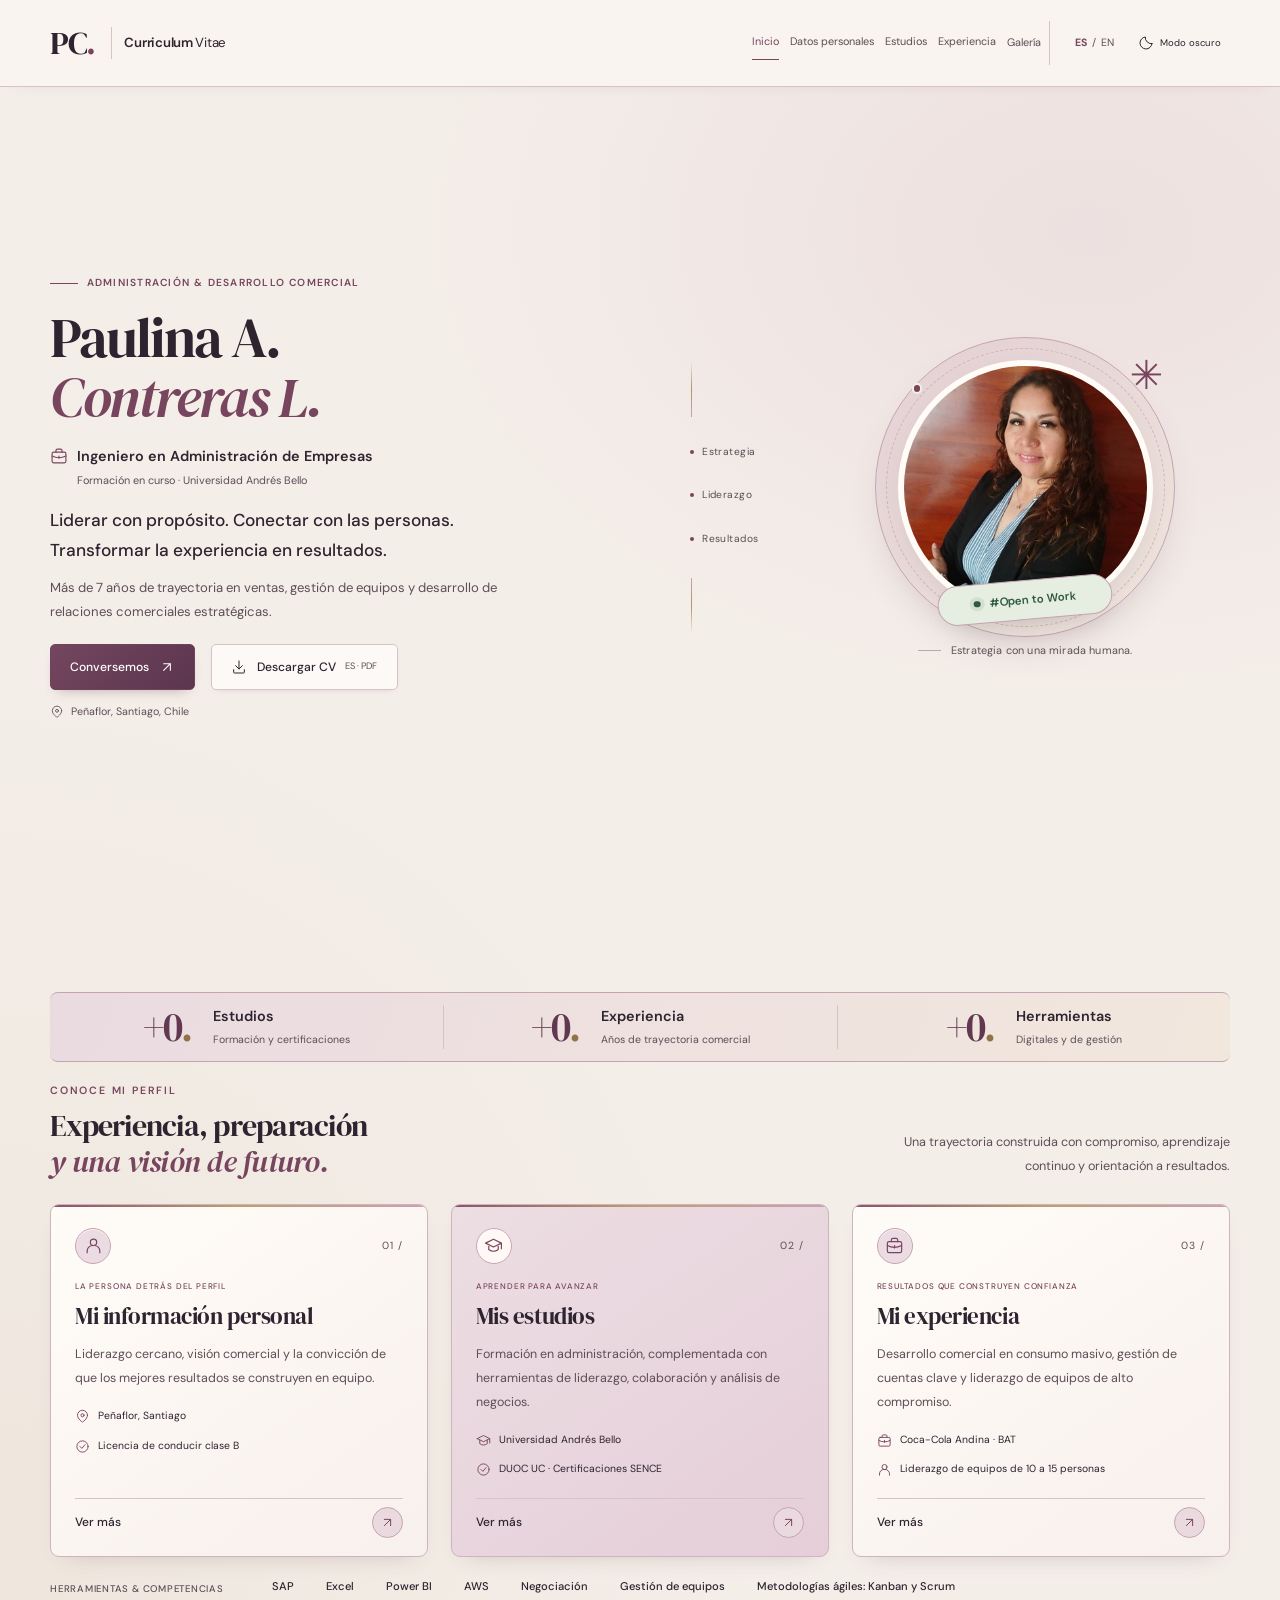
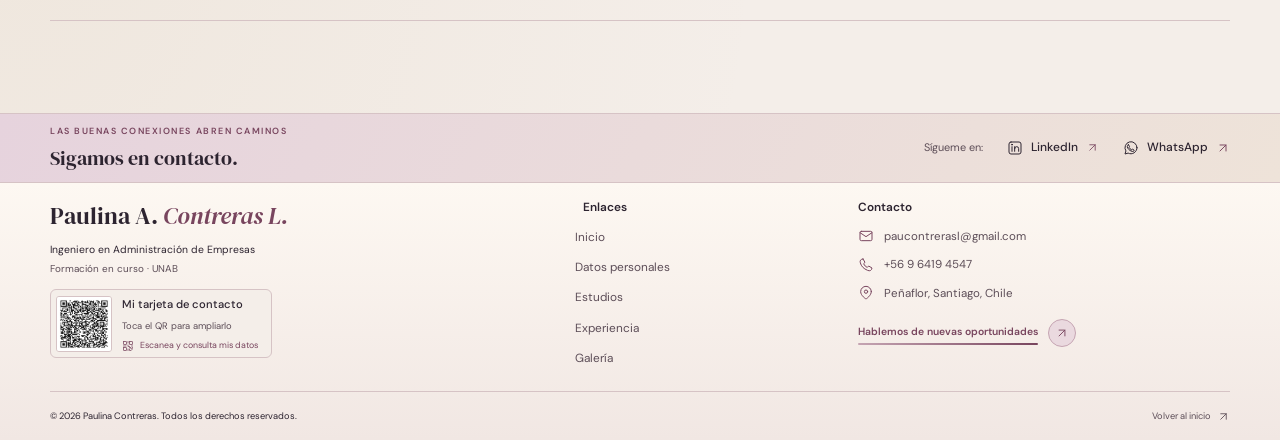
<file: index.html>
<!doctype html>
<html lang="es" data-theme="light">
  <head>
    <meta charset="utf-8">
    <meta name="viewport" content="width=device-width, initial-scale=1">
    <meta name="color-scheme" content="light dark">
    <meta name="theme-color" content="#f4eee9">
    <meta name="description" content="Currículum de Paulina Contreras. Administración, liderazgo de equipos y desarrollo comercial. Peñaflor, Santiago, Chile." data-i18n-content="meta.description">
    <title>Paulina Contreras | Curriculum Vitae</title>
    <link rel="icon" href="img/favicon.svg" type="image/svg+xml">
    <link rel="preload" href="assets/fonts/dm-sans-latin.woff2" as="font" type="font/woff2" crossorigin>
    <link rel="preload" href="assets/fonts/dm-serif-latin.woff2" as="font" type="font/woff2" crossorigin>
    <link rel="stylesheet" href="css/vendor/pico.min.css">
    <link rel="stylesheet" href="css/styles.css?v=opportunity-sparkles">
    <link rel="stylesheet" href="css/opportunity.css?v=opportunity-sparkles">
    <script src="js/theme.js"></script>
    <script src="js/translations.js?v=opportunity-sparkles" defer></script>
    <script src="js/whatsapp.js" defer></script>
    <script src="js/app.js" defer></script>
    <script src="js/opportunity.js?v=android-return" defer></script>
  </head>
  <body>
    <a class="skip-link" href="#contenido" data-i18n="a11y.skip">Saltar al contenido</a>

    <header class="site-header">
      <div class="shell header-inner">
        <a class="brand" href="#inicio" aria-label="Curriculum Vitae · Inicio" data-i18n-aria="brand.label">
          <span class="brand-monogram" aria-hidden="true">PC<span>.</span></span>
          <span class="brand-text">Curriculum <span>Vitae</span></span>
        </a>

        <div class="header-actions">
          <button class="utility-button language-button" id="language-toggle" type="button" aria-label="Cambiar a inglés" title="Cambiar a inglés">
            <span id="language-current" aria-hidden="true">ES</span>
            <span class="language-divider" aria-hidden="true">/</span>
            <span id="language-next" aria-hidden="true">EN</span>
          </button>
          <button class="utility-button theme-button" id="theme-toggle" type="button" aria-label="Activar modo oscuro" title="Activar modo oscuro">
            <span class="icon icon--moon" id="theme-icon" aria-hidden="true"></span>
            <span class="theme-label" id="theme-label">Modo oscuro</span>
          </button>
          <button class="utility-button menu-toggle" id="menu-toggle" type="button" aria-expanded="false" aria-controls="main-navigation" aria-label="Abrir menú" data-i18n-aria="menu.open">
            <span class="icon icon--menu" aria-hidden="true"></span>
          </button>
        </div>

        <nav class="main-navigation" id="main-navigation" aria-label="Navegación principal" data-i18n-aria="nav.label">
          <ul>
            <li><a href="#inicio" aria-current="location" data-i18n="nav.home">Inicio</a></li>
            <li><a href="#datos-personales" data-i18n="nav.personal">Datos personales</a></li>
            <li><a href="#estudios" data-i18n="nav.studies">Estudios</a></li>
            <li><a href="#experiencia" data-i18n="nav.experience">Experiencia</a></li>
            <li><button class="nav-dialog-trigger" type="button" data-open-dialog="gallery-dialog" aria-haspopup="dialog" data-i18n="nav.gallery">Galería</button></li>
          </ul>
        </nav>
      </div>
    </header>

    <main id="contenido">
      <section class="hero shell screen-section" id="inicio" aria-labelledby="hero-title">
        <div class="hero-copy">
          <p class="eyebrow hero-eyebrow"><span aria-hidden="true"></span><span data-i18n="hero.eyebrow">Administración &amp; desarrollo comercial</span></p>
          <h1 id="hero-title">Paulina A.<br><em>Contreras L.</em></h1>
          <p class="hero-role"><span class="icon icon--briefcase" aria-hidden="true"></span><span data-i18n="hero.role">Ingeniero en Administración de Empresas</span></p>
          <p class="degree-note" data-i18n="hero.degreeNote">Formación en curso · Universidad Andrés Bello</p>
          <p class="hero-description" data-i18n="hero.description">Liderar con propósito. Conectar con las personas. Transformar la experiencia en resultados.</p>
          <p class="hero-summary" data-i18n="hero.summary">Más de 7 años de trayectoria en ventas, gestión de equipos y desarrollo de relaciones comerciales estratégicas.</p>
          <div class="hero-actions">
            <button class="button button--primary" type="button" data-open-dialog="contact-dialog" aria-haspopup="dialog"><span data-i18n="hero.contact">Conversemos</span><span class="icon icon--arrow-up" aria-hidden="true"></span></button>
            <a class="button button--quiet" href="CVPaulina%20Ang%C3%A9lica%20Contreras%20Levio.pdf" download="CVPaulina Angélica Contreras Levio.pdf"><span class="icon icon--download" aria-hidden="true"></span><span data-i18n="hero.download">Descargar CV</span><span class="file-language" lang="es">ES · PDF</span></a>
          </div>
          <p class="hero-location"><span class="icon icon--pin" aria-hidden="true"></span><span data-i18n="contact.location">Peñaflor, Santiago, Chile</span></p>
        </div>

        <div class="hero-focus">
          <ul aria-label="Mi enfoque profesional" data-i18n-aria="hero.focusLabel">
            <li data-i18n="hero.focusStrategy">Estrategia</li>
            <li data-i18n="skills.leadership">Liderazgo</li>
            <li data-i18n="hero.focusResults">Resultados</li>
          </ul>
        </div>

        <div class="hero-visual">
          <div class="portrait-orbit" aria-hidden="true"><span class="orbit-dot"></span></div>
          <figure class="portrait-frame">
            <img class="hero-portrait" src="img/foto.jpg" alt="Retrato profesional de Paulina Contreras" width="359" height="412" fetchpriority="high" data-i18n-alt="photo.alt">
          </figure>
          <span class="portrait-flower" aria-hidden="true">✳</span>
          <div class="open-to-work"><span class="availability-dot" aria-hidden="true"></span><span lang="en">#Open to Work</span></div>
          <div class="portrait-caption"><span class="caption-line" aria-hidden="true"></span><span data-i18n="hero.portraitCaption">Estrategia con una mirada humana.</span></div>
        </div>
      </section>

      <section class="profile-section shell screen-section" id="perfil" aria-labelledby="profile-title">
        <div class="stats-section" id="trayectoria" role="group" aria-label="Indicadores profesionales" data-i18n-aria="stats.label">
          <div class="stats-grid">
            <div class="stat" aria-label="Más de 3 estudios y certificaciones" data-i18n-aria="stats.studiesAria">
              <span class="stat-number" aria-hidden="true">+<span data-count="3">3</span><span class="stat-dot">.</span></span>
              <div><h2 data-i18n="stats.studies">Estudios</h2><p data-i18n="stats.studiesNote">Formación y certificaciones</p></div>
            </div>
            <div class="stat" aria-label="Más de 6 años de experiencia" data-i18n-aria="stats.experienceAria">
              <span class="stat-number" aria-hidden="true">+<span data-count="6">6</span><span class="stat-dot">.</span></span>
              <div><h2 data-i18n="stats.experience">Experiencia</h2><p data-i18n="stats.experienceNote">Años de trayectoria comercial</p></div>
            </div>
            <div class="stat" aria-label="Más de 6 herramientas y competencias de gestión" data-i18n-aria="stats.toolsAria">
              <span class="stat-number" aria-hidden="true">+<span data-count="6">6</span><span class="stat-dot">.</span></span>
              <div><h2 data-i18n="stats.tools">Herramientas</h2><p data-i18n="stats.toolsNote">Digitales y de gestión</p></div>
            </div>
          </div>
        </div>

        <div class="section-heading" data-reveal>
          <div><p class="eyebrow" data-i18n="profile.eyebrow">Conoce mi perfil</p><h2 id="profile-title"><span data-i18n="profile.heading">Experiencia, preparación</span><br><em data-i18n="profile.headingAccent">y una visión de futuro.</em></h2></div>
          <p class="section-intro" data-i18n="profile.intro">Una trayectoria construida con compromiso, aprendizaje continuo y orientación a resultados.</p>
        </div>

        <div class="profile-grid">
          <article class="profile-card" id="datos-personales" data-reveal>
            <div class="card-top"><span class="card-icon"><span class="icon icon--user" aria-hidden="true"></span></span><span class="card-index" aria-hidden="true">01 /</span></div>
            <p class="card-eyebrow" data-i18n="personal.eyebrow">La persona detrás del perfil</p>
            <h3 data-i18n="personal.title">Mi información personal</h3>
            <p class="card-description" data-i18n="personal.description">Liderazgo cercano, visión comercial y la convicción de que los mejores resultados se construyen en equipo.</p>
            <ul class="card-facts">
              <li><span class="icon icon--pin" aria-hidden="true"></span><span data-i18n="contact.locationShort">Peñaflor, Santiago</span></li>
              <li><span class="icon icon--check" aria-hidden="true"></span><span data-i18n="personal.license">Licencia de conducir clase B</span></li>
            </ul>
            <button class="card-link" type="button" data-open-dialog="personal-dialog" aria-haspopup="dialog" aria-label="Ver más sobre mi información personal" data-i18n-aria="personal.more"><span data-i18n="common.more">Ver más</span><span class="link-arrow"><span class="icon icon--arrow-up" aria-hidden="true"></span></span></button>
          </article>

          <article class="profile-card profile-card--accent" id="estudios" data-reveal>
            <div class="card-top"><span class="card-icon"><span class="icon icon--graduation" aria-hidden="true"></span></span><span class="card-index" aria-hidden="true">02 /</span></div>
            <p class="card-eyebrow" data-i18n="studies.eyebrow">Aprender para avanzar</p>
            <h3 data-i18n="studies.title">Mis estudios</h3>
            <p class="card-description" data-i18n="studies.description">Formación en administración, complementada con herramientas de liderazgo, colaboración y análisis de negocios.</p>
            <ul class="card-facts">
              <li><span class="icon icon--graduation" aria-hidden="true"></span><span>Universidad Andrés Bello</span></li>
              <li><span class="icon icon--check" aria-hidden="true"></span><span data-i18n="studies.certifications">DUOC UC · Certificaciones SENCE</span></li>
            </ul>
            <button class="card-link" type="button" data-open-dialog="studies-dialog" aria-haspopup="dialog" aria-label="Ver más sobre mis estudios" data-i18n-aria="studies.more"><span data-i18n="common.more">Ver más</span><span class="link-arrow"><span class="icon icon--arrow-up" aria-hidden="true"></span></span></button>
          </article>

          <article class="profile-card" id="experiencia" data-reveal>
            <div class="card-top"><span class="card-icon"><span class="icon icon--briefcase" aria-hidden="true"></span></span><span class="card-index" aria-hidden="true">03 /</span></div>
            <p class="card-eyebrow" data-i18n="experience.eyebrow">Resultados que construyen confianza</p>
            <h3 data-i18n="experience.title">Mi experiencia</h3>
            <p class="card-description" data-i18n="experience.description">Desarrollo comercial en consumo masivo, gestión de cuentas clave y liderazgo de equipos de alto compromiso.</p>
            <ul class="card-facts">
              <li><span class="icon icon--briefcase" aria-hidden="true"></span><span>Coca-Cola Andina · BAT</span></li>
              <li><span class="icon icon--user" aria-hidden="true"></span><span data-i18n="experience.team">Liderazgo de equipos de 10 a 15 personas</span></li>
            </ul>
            <button class="card-link" type="button" data-open-dialog="experience-dialog" aria-haspopup="dialog" aria-label="Ver más sobre mi experiencia" data-i18n-aria="experience.more"><span data-i18n="common.more">Ver más</span><span class="link-arrow"><span class="icon icon--arrow-up" aria-hidden="true"></span></span></button>
          </article>
        </div>

        <div class="expertise-line" data-reveal><span data-i18n="tools.label">Herramientas &amp; competencias</span><ul aria-label="Herramientas y competencias" data-i18n-aria="tools.label"><li>SAP</li><li>Excel</li><li>Power BI</li><li>AWS</li><li data-i18n="tools.negotiation">Negociación</li><li data-i18n="tools.team">Gestión de equipos</li><li data-i18n="tools.agileMethods">Metodologías ágiles: Kanban y Scrum</li></ul></div>
      </section>

      <section class="social-section" aria-labelledby="social-title">
        <div class="shell social-inner"><div><p class="eyebrow" data-i18n="social.eyebrow">Las buenas conexiones abren caminos</p><h2 id="social-title" data-i18n="social.title">Sigamos en contacto.</h2></div><div class="social-links"><span data-i18n="social.follow">Sígueme en:</span><a class="social-link" href="https://www.linkedin.com/in/paulina-angelica-contreras-levio-46616969/" target="_blank" rel="noopener noreferrer"><span class="icon icon--linkedin" aria-hidden="true"></span><span>LinkedIn</span><span class="icon icon--arrow-up" aria-hidden="true"></span><span class="sr-only" data-i18n="a11y.newTab"> (se abre en otra pestaña)</span></a><a class="social-link" href="https://wa.me/56964194547" target="_blank" rel="noopener noreferrer"><span class="icon icon--whatsapp" aria-hidden="true"></span><span>WhatsApp</span><span class="icon icon--arrow-up" aria-hidden="true"></span><span class="sr-only" data-i18n="a11y.newTab"> (se abre en otra pestaña)</span></a></div></div>
      </section>
    </main>

    <footer class="site-footer" id="contacto">
      <div class="shell footer-grid">
        <div class="footer-profile"><a class="footer-name" href="#inicio">Paulina A. <em>Contreras L.</em></a><p data-i18n="hero.role">Ingeniero en Administración de Empresas</p><p class="footer-degree" data-i18n="footer.degree">Formación en curso · UNAB</p><button class="qr-trigger" type="button" data-open-dialog="qr-dialog" aria-haspopup="dialog" aria-label="Ampliar código QR de contacto" data-i18n-aria="qr.open"><img src="img/contact-details.png?v=utf8-eci-26" alt="" width="80" height="80" loading="lazy"><span><strong data-i18n="qr.card">Mi tarjeta de contacto</strong><span data-i18n="qr.expand">Toca el QR para ampliarlo</span><span class="qr-trigger-detail"><span class="icon icon--qr" aria-hidden="true"></span><span data-i18n="qr.save">Escanea y consulta mis datos</span></span></span></button></div>
        <nav class="footer-navigation" aria-label="Enlaces del pie de página" data-i18n-aria="footer.navLabel"><h2 data-i18n="footer.links">Enlaces</h2><ul><li><a href="#inicio" data-i18n="nav.home">Inicio</a></li><li><a href="#datos-personales" data-i18n="nav.personal">Datos personales</a></li><li><a href="#estudios" data-i18n="nav.studies">Estudios</a></li><li><a href="#experiencia" data-i18n="nav.experience">Experiencia</a></li><li><button class="footer-dialog-link" type="button" data-open-dialog="gallery-dialog" aria-haspopup="dialog" data-i18n="nav.gallery">Galería</button></li></ul></nav>
        <div class="footer-contact"><h2 data-i18n="footer.contact">Contacto</h2><ul><li><span class="icon icon--mail" aria-hidden="true"></span><a href="mailto:paucontrerasl@gmail.com">paucontrerasl@gmail.com</a></li><li><span class="icon icon--phone" aria-hidden="true"></span><a href="tel:+56964194547">+56 9 6419 4547</a></li><li><span class="icon icon--pin" aria-hidden="true"></span><span data-i18n="contact.location">Peñaflor, Santiago, Chile</span></li></ul><button class="footer-contact-link" type="button" data-open-dialog="opportunity-dialog" aria-haspopup="dialog"><span class="footer-contact-label" data-i18n="footer.talk">Hablemos de nuevas oportunidades</span><span class="footer-contact-arrow" aria-hidden="true"><span class="icon icon--arrow-up"></span></span></button></div>
      </div>
      <div class="shell footer-bottom"><p>© <span id="current-year">2026</span> Paulina Contreras. <span data-i18n="footer.rights">Todos los derechos reservados.</span></p><a href="#inicio"><span data-i18n="footer.top">Volver al inicio</span><span class="icon icon--arrow-up" aria-hidden="true"></span></a></div>
    </footer>

    <dialog id="opportunity-dialog" aria-labelledby="opportunity-title" aria-describedby="opportunity-disclaimer">
      <article class="opportunity-dialog">
        <header class="dialog-header">
          <p class="eyebrow" data-i18n="opportunity.eyebrow">Nuevas oportunidades</p>
          <button class="dialog-close utility-button" type="button" data-close-dialog aria-label="Cerrar" data-i18n-aria="common.close"><span class="icon icon--close" aria-hidden="true"></span></button>
          <h2 id="opportunity-title" data-i18n="opportunity.title">Presentar una oportunidad</h2>
          <p class="opportunity-subtitle" data-i18n="opportunity.subtitle">Comparte la oportunidad y revisa el mensaje antes de continuar a WhatsApp.</p>
        </header>
        <ol class="opportunity-steps" aria-label="Pasos de la propuesta" data-i18n-aria="opportunity.stepsLabel">
          <li data-opportunity-step="1" aria-current="step"><span class="opportunity-step-number" aria-hidden="true">01</span><span data-i18n="opportunity.step1">La oportunidad</span></li>
          <li data-opportunity-step="2"><span class="opportunity-step-number" aria-hidden="true">02</span><span data-i18n="opportunity.step2">Revisar mensaje</span></li>
          <li data-opportunity-step="3"><span class="opportunity-step-number" aria-hidden="true">03</span><span data-i18n="opportunity.step3">Contactar</span></li>
        </ol>
        <div class="opportunity-layout">
          <form id="opportunity-form" method="dialog" novalidate>
            <div class="opportunity-form-heading"><h3 data-i18n="opportunity.formTitle">Cuéntame la oportunidad</h3><span class="opportunity-form-sparkles" aria-hidden="true"><span class="icon icon--sparkle opportunity-sparkle--main"></span><span class="icon icon--sparkle opportunity-sparkle--top"></span><span class="icon icon--sparkle opportunity-sparkle--bottom"></span></span></div>
            <label for="opportunity-company" data-i18n="opportunity.company">Empresa u organización</label>
            <input id="opportunity-company" type="text" maxlength="100" required autocomplete="off" placeholder="Nombre de la empresa" data-i18n-placeholder="opportunity.companyPlaceholder">
            <label for="opportunity-role" data-i18n="opportunity.role">Cargo o proyecto</label>
            <input id="opportunity-role" type="text" maxlength="140" required autocomplete="off" placeholder="Ej. Jefatura de Ventas" data-i18n-placeholder="opportunity.rolePlaceholder">
            <label for="opportunity-description" data-i18n="opportunity.description">Descripción de la oportunidad</label>
            <textarea id="opportunity-description" rows="4" minlength="15" maxlength="800" required placeholder="Cuéntame el desafío, la modalidad y los detalles relevantes." data-i18n-placeholder="opportunity.descriptionPlaceholder"></textarea>
            <div class="opportunity-form-actions"><button class="button button--primary opportunity-action" type="submit"><span data-i18n="opportunity.review">Revisar propuesta</span><span class="icon icon--arrow-up" aria-hidden="true"></span></button><button class="button button--quiet" id="reset-opportunity" type="button" data-i18n="opportunity.reset">Limpiar campos</button></div>
          </form>
          <div class="opportunity-message-panel">
            <p class="eyebrow" data-i18n="opportunity.messageEyebrow">Así llegaría tu propuesta</p>
            <h3 id="opportunity-message-title" data-i18n="opportunity.messageTitle">Un mensaje, todo el contexto.</h3>
            <p class="opportunity-recipient"><span class="icon icon--user" aria-hidden="true"></span><span data-i18n="opportunity.recipient">Para Paulina Contreras</span></p>
            <div class="opportunity-message" id="opportunity-message" tabindex="0" role="region" aria-labelledby="opportunity-message-title"></div>
            <a class="button button--primary opportunity-action opportunity-continue" id="opportunity-continue" role="link" aria-disabled="true" tabindex="-1" aria-describedby="opportunity-disclaimer"><span class="icon icon--whatsapp" aria-hidden="true"></span><span data-i18n="opportunity.continue">Continuar en WhatsApp</span><span class="sr-only" data-i18n="a11y.opensWhatsApp"> (abre la aplicación de WhatsApp)</span></a>
            <a class="whatsapp-web-fallback" id="opportunity-web-fallback" role="link" aria-disabled="true" tabindex="-1" target="_blank" rel="noopener noreferrer"><span data-i18n="contact.webFallback">Si no se abre la app, usar WhatsApp Web</span><span class="sr-only" data-i18n="a11y.newTab"> (se abre en otra pestaña)</span></a>
            <p class="opportunity-disclaimer" id="opportunity-disclaimer" data-i18n="opportunity.disclaimer" data-android-i18n="opportunity.androidDisclaimer">Abrirá la aplicación de WhatsApp con el borrador. Tú decides cuándo enviarlo.</p>
            <p class="opportunity-status" id="opportunity-status" role="status"></p>
          </div>
        </div>
        <footer class="opportunity-modal-footer"><span><span class="icon icon--check" aria-hidden="true"></span><span data-i18n="opportunity.local">No se envía ningún mensaje automáticamente.</span></span><button class="button button--quiet" type="button" data-close-dialog data-i18n="common.close">Cerrar</button></footer>
      </article>
    </dialog>

    <dialog id="contact-dialog" aria-labelledby="contact-dialog-title">
      <article class="detail-dialog contact-dialog">
        <header class="dialog-header">
          <p class="eyebrow" data-i18n="contact.eyebrow">Contacto profesional</p>
          <button class="dialog-close utility-button" type="button" data-close-dialog aria-label="Cerrar" data-i18n-aria="common.close"><span class="icon icon--close" aria-hidden="true"></span></button>
          <h2 id="contact-dialog-title" data-i18n="hero.contact">Conversemos</h2>
        </header>
        <div class="dialog-content contact-dialog-content">
          <p data-i18n="contact.instructions" data-android-i18n="contact.androidInstructions">Puedes abrir la aplicación de WhatsApp o copiar mi correo para usar tu servicio de correo habitual.</p>
          <a class="button button--primary" id="contact-whatsapp" href="whatsapp://send/?phone=56964194547"><span class="icon icon--whatsapp" aria-hidden="true"></span><span data-i18n="contact.whatsapp">Escribir por WhatsApp</span><span class="sr-only" data-i18n="a11y.opensWhatsApp"> (abre la aplicación de WhatsApp)</span></a>
          <a class="whatsapp-web-fallback" id="contact-whatsapp-web" href="https://wa.me/56964194547" target="_blank" rel="noopener noreferrer"><span data-i18n="contact.webFallback">Si no se abre la app, usar WhatsApp Web</span><span class="sr-only" data-i18n="a11y.newTab"> (se abre en otra pestaña)</span></a>
          <label class="contact-email-label" for="contact-email" data-i18n="contact.email">Correo electrónico</label>
          <div class="contact-copy-row">
            <input id="contact-email" type="text" inputmode="email" value="paucontrerasl@gmail.com" readonly>
            <button class="button button--quiet" id="copy-contact-email" type="button" data-i18n="contact.copyEmail">Copiar correo</button>
          </div>
          <p class="contact-status" id="contact-copy-status" role="status"></p>
        </div>
        <footer><button class="button button--primary" type="button" data-close-dialog data-i18n="common.close">Cerrar</button></footer>
      </article>
    </dialog>

    <dialog id="personal-dialog" aria-labelledby="personal-dialog-title">
      <article class="detail-dialog personal-dialog adaptive-dialog">
        <header class="dialog-header">
          <p class="eyebrow" data-i18n="personal.eyebrow">La persona detrás del perfil</p>
          <button class="dialog-close utility-button" type="button" data-close-dialog aria-label="Cerrar" data-i18n-aria="common.close"><span class="icon icon--close" aria-hidden="true"></span></button>
          <h2 id="personal-dialog-title" data-i18n="personal.title">Mi información personal</h2>
        </header>
        <div class="dialog-content">
          <h3 class="full-name">Paulina Angélica Contreras Levio</h3>
          <p class="personal-profile" data-i18n="personal.profile">Profesional en administración y ventas con más de 7 años de experiencia en consumo masivo. Trayectoria en Coca-Cola Andina como vendedora de ruta en terreno, Key Account Manager (KAM) y jefa de ventas, liderando equipos, gestionando clientes mayoristas estratégicos y fortaleciendo relaciones comerciales.</p>
          <dl class="personal-details"><div><dt data-i18n="contact.email">Correo electrónico</dt><dd><a href="mailto:paucontrerasl@gmail.com">paucontrerasl@gmail.com</a></dd></div><div><dt data-i18n="contact.phone">Teléfono</dt><dd><a href="tel:+56964194547">+56 9 6419 4547</a></dd></div><div><dt data-i18n="contact.address">Ubicación</dt><dd data-i18n="contact.location">Peñaflor, Santiago, Chile</dd></div><div><dt data-i18n="personal.licenseLabel">Licencia de conducir</dt><dd data-i18n="personal.licenseValue">Clase B</dd></div></dl>
          <div class="personal-competencies">
            <h3 data-i18n="personal.skills">Competencias profesionales</h3>
            <ul class="skill-tags"><li data-i18n="tools.negotiation">Negociación</li><li data-i18n="skills.leadership">Liderazgo</li><li data-i18n="skills.teamwork">Trabajo en equipo</li><li data-i18n="skills.results">Orientación a resultados</li><li data-i18n="tools.team">Gestión de equipos</li><li data-i18n="skills.communication">Comunicación efectiva</li><li data-i18n="skills.agile">Trabajo con metodologías ágiles</li></ul>
          </div>
        </div>
        <footer><button class="button button--primary" type="button" data-close-dialog data-i18n="common.close">Cerrar</button></footer>
      </article>
    </dialog>

    <dialog id="studies-dialog" aria-labelledby="studies-dialog-title">
      <article class="detail-dialog">
        <header class="dialog-header">
          <p class="eyebrow" data-i18n="studies.eyebrow">Aprender para avanzar</p>
          <button class="dialog-close utility-button" type="button" data-close-dialog aria-label="Cerrar" data-i18n-aria="common.close"><span class="icon icon--close" aria-hidden="true"></span></button>
          <h2 id="studies-dialog-title" data-i18n="studies.title">Mis estudios</h2>
        </header>
        <div class="dialog-content">
          <div class="education-item"><span class="status-tag" data-i18n="studies.inProgress">En curso</span><h3 data-i18n="studies.engineering">Ingeniería en Administración de Empresas</h3><p>Universidad Andrés Bello</p></div>
          <div class="education-item"><h3 data-i18n="studies.hospitality">Técnico en Administración Hotelera</h3><p>DUOC UC: <span data-i18n="studies.awarded">Titulado</span>.</p></div>
          <div class="education-item"><h3 data-i18n="studies.forensics">Técnico en Perito Criminalístico</h3><p>Universidad UTEM: <span data-i18n="studies.courseworkCompleted">Egresada</span>.</p></div>
          <h3 data-i18n="studies.additional">Formación complementaria · SENCE</h3>
          <ul class="course-list"><li data-i18n="studies.course1">Estrategias de liderazgo</li><li data-i18n="studies.course2">Técnicas aplicadas al trabajo colaborativo</li><li data-i18n="studies.course3">Técnicas de liderazgo en equipos de trabajo</li></ul>
          <h3 data-i18n="studies.digitalTools">Herramientas digitales</h3>
          <ul class="skill-tags"><li>SAP</li><li data-i18n="studies.excel">Excel intermedio</li><li>AWS</li><li>Power BI</li></ul>
        </div>
        <footer><button class="button button--primary" type="button" data-close-dialog data-i18n="common.close">Cerrar</button></footer>
      </article>
    </dialog>

    <dialog id="experience-dialog" aria-labelledby="experience-dialog-title">
      <article class="detail-dialog"><header class="dialog-header"><p class="eyebrow" data-i18n="experience.eyebrow">Resultados que construyen confianza</p><button class="dialog-close utility-button" type="button" data-close-dialog aria-label="Cerrar" data-i18n-aria="common.close"><span class="icon icon--close" aria-hidden="true"></span></button><h2 id="experience-dialog-title" data-i18n="experience.title">Mi experiencia</h2></header><div class="dialog-content"><ol class="career-timeline"><li><span class="career-date">2024 — 2026</span><h3 data-i18n="career.salesManager">Jefa de Ventas</h3><p class="career-company">Coca-Cola Andina</p><ul><li data-i18n="career.sales1">Liderazgo de un equipo de 10 a 15 personas y gestión comercial de la zona asignada.</li><li data-i18n="career.sales2">Desarrollo de clientes e implementación de estrategias para impulsar el crecimiento en ventas.</li><li data-i18n="career.sales3">Mejora de indicadores comerciales y orientación a resultados sostenidos.</li></ul></li><li><span class="career-date">2021 — 2024</span><h3 data-i18n="career.kam">Key Account Manager Mayorista</h3><p class="career-company">Coca-Cola Andina</p><ul><li data-i18n="career.kam1">Gestión de clientes mayoristas estratégicos de alto impacto en el canal tradicional.</li><li data-i18n="career.kam2">Negociación, cumplimiento de objetivos de ventas y fortalecimiento de relaciones con distribuidores.</li></ul></li><li><span class="career-date">2019 — 2021</span><h3 data-i18n="career.salesRep">Vendedora de Ruta</h3><p class="career-company">Coca-Cola Andina</p><ul><li data-i18n="career.rep1">Ventas en terreno y relación comercial con clientes del canal tradicional.</li><li data-i18n="career.rep2">Ejecución de coberturas y de estándares de exhibición y ejecución comercial (foto de éxito).</li></ul></li><li><span class="career-date">2015 — 2016</span><h3 data-i18n="career.supervisor">Supervisora de Ruta</h3><p class="career-company">BAT · Chile Tabacos</p><ul><li data-i18n="career.supervisor1">Gestión de servicios en terreno y coordinación de campañas emergentes.</li></ul></li></ol></div><footer><button class="button button--primary" type="button" data-close-dialog data-i18n="common.close">Cerrar</button></footer></article>
    </dialog>

    <dialog id="qr-dialog" aria-labelledby="qr-dialog-title">
      <article class="qr-dialog">
        <header class="dialog-header">
          <p class="eyebrow" data-i18n="qr.eyebrow">Una conexión, todas las posibilidades</p>
          <button class="dialog-close utility-button" type="button" data-close-dialog aria-label="Cerrar" data-i18n-aria="common.close"><span class="icon icon--close" aria-hidden="true"></span></button>
          <h2 id="qr-dialog-title" data-i18n="qr.card">Mi tarjeta de contacto</h2>
        </header>
        <div class="dialog-content qr-dialog-content">
          <p class="qr-instructions" data-i18n="qr.instructions">Escanea el QR para ver mis datos completos.</p>
          <img class="qr-large" src="img/contact-details.svg?v=utf8-eci-26" alt="Código QR con el nombre, título, teléfono y correo de Paulina Contreras" width="183" height="183" data-i18n-alt="qr.alt">
          <h3 class="qr-name">Paulina Contreras</h3>
          <a class="button button--quiet qr-save" href="assets/paulina-contreras.vcf" download="Paulina-Contreras.vcf"><span class="icon icon--download" aria-hidden="true"></span><span data-i18n="qr.download">Guardar contacto</span></a>
        </div>
        <footer><button class="button button--primary" type="button" data-close-dialog data-i18n="common.close">Cerrar</button></footer>
      </article>
    </dialog>

    <dialog id="gallery-dialog" aria-labelledby="gallery-dialog-title">
      <article class="detail-dialog gallery-dialog">
        <header class="dialog-header">
          <p class="eyebrow" data-i18n="gallery.eyebrow">Galería · Presencia profesional</p>
          <button class="dialog-close utility-button" type="button" data-close-dialog aria-label="Cerrar" data-i18n-aria="common.close"><span class="icon icon--close" aria-hidden="true"></span></button>
          <h2 id="gallery-dialog-title"><span data-i18n="gallery.heading">Conectar. Liderar.</span><br><em data-i18n="gallery.headingAccent">Dejar una huella positiva.</em></h2>
        </header>
        <div class="dialog-content">
          <p data-i18n="gallery.description">Las relaciones de confianza son el punto de partida para crear oportunidades y crecer en conjunto.</p>
          <div class="gallery-empty" id="gallery-images"><span class="icon icon--image" aria-hidden="true"></span><p data-i18n="gallery.pending">Imágenes próximamente.</p></div>
        </div>
        <footer><button class="button button--primary" type="button" data-close-dialog data-i18n="common.close">Cerrar</button></footer>
      </article>
    </dialog>

    <div class="sr-only" id="announcement" aria-live="polite" aria-atomic="true"></div>
  </body>
</html>
</file>
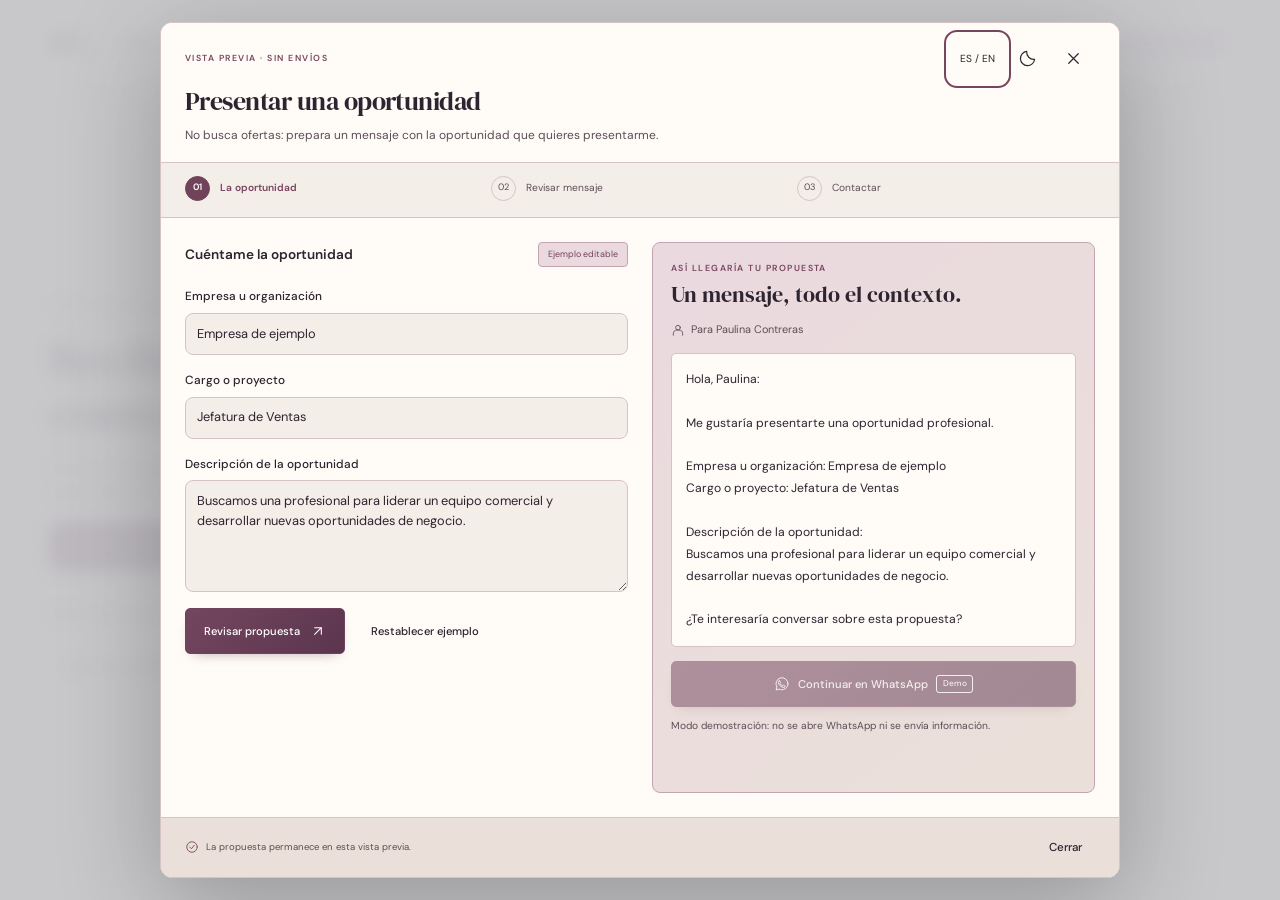
<file: preview/oportunidad.html>
<!doctype html>
<html lang="es" data-theme="light">
  <head>
    <meta charset="utf-8">
    <meta name="viewport" content="width=device-width, initial-scale=1">
    <meta name="color-scheme" content="light dark">
    <meta name="theme-color" content="#f4eee9">
    <meta name="robots" content="noindex, nofollow">
    <title>Presentar una oportunidad · Vista previa</title>
    <link rel="icon" href="../img/favicon.svg" type="image/svg+xml">
    <link rel="stylesheet" href="../css/vendor/pico.min.css">
    <link rel="stylesheet" href="../css/styles.css">
    <link rel="stylesheet" href="opportunity-preview.css">
    <script src="../js/theme.js"></script>
    <script src="../js/translations.js" defer></script>
    <script src="opportunity-preview.js" defer></script>
  </head>
  <body>
    <header class="site-header">
      <div class="shell header-inner">
        <a class="brand" href="../index.html"><span class="brand-monogram" aria-hidden="true">PC<span>.</span></span><span class="brand-text">Curriculum <span>Vitae</span></span></a>
        <span class="preview-badge" data-i18n="preview.badge">Vista previa · Sin envíos</span>
      </div>
    </header>

    <main class="shell preview-stage">
      <p class="eyebrow" data-i18n="preview.stageEyebrow">Una propuesta para tu enlace</p>
      <h1 data-i18n="preview.stageTitle">Recibir oportunidades con contexto.</h1>
      <p data-i18n="preview.explanation">No es un buscador. Es una ficha para que quien visite tu currículum te presente una oportunidad y revise el mensaje antes de contactarte.</p>
      <button class="button button--primary" id="open-preview" type="button" aria-haspopup="dialog" data-i18n="preview.open">Ver demostración</button>
      <p class="preview-stage-note" data-i18n="preview.unchanged">Esta vista previa no modifica tu currículum actual.</p>
      <a class="button button--quiet" href="../index.html" data-i18n="preview.back">Volver al currículum</a>
    </main>

    <dialog id="opportunity-dialog" aria-labelledby="opportunity-title" aria-describedby="preview-disclaimer">
      <article class="opportunity-preview">
        <header class="dialog-header">
          <div class="preview-toolbar">
            <p class="eyebrow" data-i18n="preview.badge">Vista previa · Sin envíos</p>
            <div class="preview-tools">
              <button class="utility-button" id="preview-language" type="button" aria-label="Cambiar a inglés">ES / EN</button>
              <button class="utility-button" id="preview-theme" type="button" aria-label="Activar modo oscuro"><span class="icon icon--moon" aria-hidden="true"></span></button>
              <button class="utility-button" type="button" data-preview-close aria-label="Cerrar" data-i18n-aria="common.close"><span class="icon icon--close" aria-hidden="true"></span></button>
            </div>
          </div>
          <h2 id="opportunity-title" data-i18n="preview.title">Presentar una oportunidad</h2>
          <p class="preview-subtitle" data-i18n="preview.subtitle">No busca ofertas: prepara un mensaje con la oportunidad que quieres presentarme.</p>
        </header>

        <ol class="preview-steps" aria-label="Pasos de la propuesta" data-i18n-aria="preview.stepsLabel">
          <li data-preview-step="1" aria-current="step"><span class="step-number" aria-hidden="true">01</span><span data-i18n="preview.step1">La oportunidad</span></li>
          <li data-preview-step="2"><span class="step-number" aria-hidden="true">02</span><span data-i18n="preview.step2">Revisar mensaje</span></li>
          <li data-preview-step="3"><span class="step-number" aria-hidden="true">03</span><span data-i18n="preview.step3">Contactar</span></li>
        </ol>

        <div class="opportunity-layout">
          <form id="opportunity-form" method="dialog" novalidate>
            <div class="preview-form-heading"><h3 data-i18n="preview.formTitle">Cuéntame la oportunidad</h3><span id="preview-data-badge" class="preview-data-badge">Ejemplo editable</span></div>
            <label for="opportunity-company" data-i18n="preview.company">Empresa u organización</label>
            <input id="opportunity-company" type="text" maxlength="100" required autocomplete="off">
            <label for="opportunity-role" data-i18n="preview.role">Cargo o proyecto</label>
            <input id="opportunity-role" type="text" maxlength="140" required autocomplete="off">
            <label for="opportunity-description" data-i18n="preview.description">Descripción de la oportunidad</label>
            <textarea id="opportunity-description" rows="4" minlength="15" maxlength="800" required></textarea>
            <div class="preview-form-actions"><button class="button button--primary" type="submit"><span data-i18n="preview.review">Revisar propuesta</span><span class="icon icon--arrow-up" aria-hidden="true"></span></button><button class="button button--quiet" id="reset-preview" type="button" data-i18n="preview.reset">Restablecer ejemplo</button></div>
          </form>

          <div class="preview-message-panel">
            <p class="eyebrow" data-i18n="preview.messageEyebrow">Así llegaría tu propuesta</p>
            <h3 id="preview-message-title" data-i18n="preview.messageTitle">Un mensaje, todo el contexto.</h3>
            <p class="preview-recipient"><span class="icon icon--user" aria-hidden="true"></span><span data-i18n="preview.recipient">Para Paulina Contreras</span></p>
            <div class="preview-message" id="preview-message" tabindex="0" role="region" aria-labelledby="preview-message-title"></div>
            <button class="button button--primary preview-continue" id="preview-continue" type="button" disabled aria-describedby="preview-disclaimer"><span class="icon icon--whatsapp" aria-hidden="true"></span><span data-i18n="preview.continue">Continuar en WhatsApp</span><span class="preview-demo-tag">Demo</span></button>
            <p class="preview-disclaimer" id="preview-disclaimer" data-i18n="preview.disclaimer">Modo demostración: no se abre WhatsApp ni se envía información.</p>
            <p class="preview-status" id="preview-status" role="status"></p>
          </div>
        </div>
        <footer class="preview-modal-footer"><span><span class="icon icon--check" aria-hidden="true"></span><span data-i18n="preview.local">La propuesta permanece en esta vista previa.</span></span><button class="button button--quiet" type="button" data-preview-close data-i18n="common.close">Cerrar</button></footer>
      </article>
    </dialog>
  </body>
</html>
</file>
<file: css/styles.css>
@font-face {
  font-family: "DM Sans";
  font-style: normal;
  font-weight: 400 700;
  font-display: swap;
  src: url("../assets/fonts/dm-sans-latin.woff2") format("woff2");
}

@font-face {
  font-family: "DM Serif Display";
  font-style: normal;
  font-weight: 400;
  font-display: swap;
  src: url("../assets/fonts/dm-serif-latin.woff2") format("woff2");
}

@font-face {
  font-family: "DM Serif Display";
  font-style: italic;
  font-weight: 400;
  font-display: swap;
  src: url("../assets/fonts/dm-serif-italic-latin.woff2") format("woff2");
}

:root,
:root[data-theme="light"] {
  color-scheme: light;
  --page: #f4eee9;
  --surface: #fffcf8;
  --surface-soft: #eae0d9;
  --surface-accent: #ead9df;
  --ink: #2d2430;
  --muted: #5d4e58;
  --accent: #78455e;
  --accent-strong: #61384f;
  --accent-faint: #c5a4b2;
  --line: #d6c3c5;
  --header: rgb(249 244 239 / 96%);
  --button-ink: #fff;
  --button-bg: #71435b;
  --green: #315942;
  --green-surface: #e5eee0;
  --card-shadow: 0 10px 24px -16px rgb(78 44 60 / 30%);
  --elevated-shadow: 0 20px 44px -18px rgb(80 47 63 / 30%);
  --serif: "DM Serif Display", Georgia, serif;
  --sans: "DM Sans", system-ui, -apple-system, "Segoe UI", sans-serif;
  --pico-font-family: var(--sans);
  --pico-font-size: 100%;
  --pico-line-height: 1.65;
  --pico-font-weight: 400;
  --pico-background-color: var(--page);
  --pico-color: var(--ink);
  --pico-muted-color: var(--muted);
  --pico-primary: var(--accent);
  --pico-primary-hover: var(--accent-strong);
  --pico-primary-background: var(--button-bg);
  --pico-primary-border: var(--button-bg);
  --pico-primary-hover-background: var(--accent-strong);
  --pico-primary-hover-border: var(--accent-strong);
  --pico-primary-inverse: var(--button-ink);
  --pico-primary-focus: rgb(146 93 112 / 24%);
  --pico-border-radius: 0.5rem;
  --pico-card-background-color: var(--surface);
  --pico-card-sectioning-background-color: var(--surface-soft);
  --pico-card-border-color: var(--line);
  --pico-card-box-shadow: var(--card-shadow);
  --pico-h1-color: var(--ink);
  --pico-h2-color: var(--ink);
  --pico-h3-color: var(--ink);
}

[data-theme="dark"] {
  color-scheme: dark;
  --page: #201d22;
  --surface: #28242a;
  --surface-soft: #302a31;
  --surface-accent: #352a33;
  --ink: #f4ecec;
  --muted: #c0b2bc;
  --accent: #dfb0c0;
  --accent-strong: #efc9d6;
  --accent-faint: #654a59;
  --line: #463a43;
  --header: rgb(32 29 34 / 94%);
  --button-ink: #251e24;
  --button-bg: #dfb0c0;
  --green: #bddec1;
  --green-surface: #26362b;
  --card-shadow: 0 12px 36px -20px rgb(0 0 0 / 35%);
  --elevated-shadow: 0 24px 50px -20px rgb(0 0 0 / 55%);
  --pico-font-family: var(--sans);
  --pico-font-size: 100%;
  --pico-background-color: var(--page);
  --pico-color: var(--ink);
  --pico-muted-color: var(--muted);
  --pico-primary: var(--accent);
  --pico-primary-hover: var(--accent-strong);
  --pico-primary-background: var(--button-bg);
  --pico-primary-border: var(--button-bg);
  --pico-primary-hover-background: var(--accent-strong);
  --pico-primary-hover-border: var(--accent-strong);
  --pico-primary-inverse: var(--button-ink);
  --pico-card-background-color: var(--surface);
  --pico-card-sectioning-background-color: var(--surface-soft);
  --pico-card-border-color: var(--line);
  --pico-h1-color: var(--ink);
  --pico-h2-color: var(--ink);
  --pico-h3-color: var(--ink);
}

:root { --site-header-height: 77px; }

* { box-sizing: border-box; }
html { scroll-behavior: smooth; scroll-padding-top: var(--site-header-height); }
body { margin: 0; min-width: 280px; -webkit-font-smoothing: antialiased; }
::selection { color: var(--ink); background: var(--accent-faint); }
a { color: inherit; text-decoration: none; text-underline-offset: 0.25em; }
a:hover { color: var(--accent); }
button, a { -webkit-tap-highlight-color: transparent; }
button { font-family: inherit; }
button:focus-visible, a:focus-visible { outline: 2px solid var(--accent); outline-offset: 5px; box-shadow: none; }
h1, h2, h3, p, figure, ul, ol { margin: 0; }
h1, h2, h3 { color: var(--ink); }
em { color: var(--accent); font-weight: 400; }
img { display: block; max-width: 100%; height: auto; }
[id] { scroll-margin-top: 0.75rem; }
.shell { width: min(1180px, calc(100% - 2.5rem)); margin-inline: auto; }
.screen-section { min-block-size: calc(100vh - var(--site-header-height)); min-block-size: calc(100svh - var(--site-header-height)); margin-block: 0; scroll-margin-block-start: 0; }
.sr-only { position: absolute; width: 1px; height: 1px; padding: 0; margin: -1px; overflow: hidden; clip-path: inset(50%); white-space: nowrap; border: 0; }
.skip-link { position: fixed; top: 0.5rem; left: 1rem; z-index: 100; padding: 0.75rem 1rem; background: var(--surface); border: 1px solid var(--accent); transform: translateY(-160%); }
.skip-link:focus { transform: translateY(0); }
.eyebrow { color: var(--accent); font-size: 0.66rem; line-height: 1.7; font-weight: 600; letter-spacing: 0.17em; text-transform: uppercase; }

.icon { display: inline-block; width: 1.2rem; height: 1.2rem; flex: 0 0 auto; vertical-align: middle; background: currentColor; mask: var(--icon) center / contain no-repeat; -webkit-mask: var(--icon) center / contain no-repeat; }
.icon--arrow-up { --icon: url("../img/icons/arrow-up-right.svg"); }
.icon--briefcase { --icon: url("../img/icons/briefcase.svg"); }
.icon--download { --icon: url("../img/icons/download.svg"); }
.icon--pin { --icon: url("../img/icons/pin.svg"); }
.icon--user { --icon: url("../img/icons/user.svg"); }
.icon--check { --icon: url("../img/icons/check.svg"); }
.icon--graduation { --icon: url("../img/icons/graduation.svg"); }
.icon--linkedin { --icon: url("../img/icons/linkedin.svg"); }
.icon--whatsapp { --icon: url("../img/icons/whatsapp.svg"); }
.icon--mail { --icon: url("../img/icons/mail.svg"); }
.icon--phone { --icon: url("../img/icons/phone.svg"); }
.icon--moon { --icon: url("../img/icons/moon.svg"); }
.icon--sun { --icon: url("../img/icons/sun.svg"); }
.icon--menu { --icon: url("../img/icons/menu.svg"); }
.icon--close { --icon: url("../img/icons/close.svg"); }
.icon--qr { --icon: url("../img/icons/qr.svg"); }
.icon--image { --icon: url("../img/icons/image.svg"); }
.icon--sparkle { --icon: url("../img/icons/sparkle.svg"); }

.site-header { position: sticky; top: 0; z-index: 20; padding: 0; border-bottom: 1px solid var(--line); background: var(--header); backdrop-filter: blur(18px); }
#contenido { padding: 0; }
.header-inner { display: flex; align-items: center; justify-content: space-between; flex-wrap: wrap; gap: 0.5rem; min-height: 76px; padding-block: 0.75rem; }
.brand { display: inline-flex; align-items: center; gap: 0.65rem; flex-shrink: 0; }
.brand-monogram { padding-right: 0.75rem; border-right: 1px solid var(--line); font-family: var(--serif); font-size: 1.9rem; line-height: 1; letter-spacing: -0.045em; }
.brand-monogram > span { color: var(--accent); }
.brand-text { font-size: 0.77rem; font-weight: 600; letter-spacing: -0.02em; }
.brand-text > span { font-weight: 400; }
.header-actions { display: flex; align-items: center; gap: 0.25rem; margin-left: auto; }
.utility-button { display: inline-flex; align-items: center; justify-content: center; gap: 0.4rem; width: auto; min-width: 44px; height: 44px; padding: 0.5rem; margin: 0; color: var(--ink); background: transparent; border: 1px solid transparent; border-radius: 6px; font-size: 0.72rem; line-height: 1; box-shadow: none; }
.utility-button:hover { color: var(--accent); background: var(--surface-soft); border-color: var(--line); }
.utility-button:focus { box-shadow: none; }
.language-button { gap: 0.3rem; font-size: 0.66rem; }
#language-current { color: var(--accent); font-weight: 700; }
.language-divider { color: var(--muted); }
#language-next { color: var(--muted); }
.theme-label { display: none; }
.main-navigation { display: block; width: 100%; padding-top: 0.6rem; border-top: 1px solid var(--line); }
.main-navigation ul { display: flex; flex-wrap: wrap; gap: 0.2rem; width: 100%; padding: 0; margin: 0; }
.main-navigation li { padding: 0; margin: 0; list-style: none; }
.main-navigation a, .main-navigation .nav-dialog-trigger { display: block; width: auto; min-height: 44px; padding: 0.75rem 0.7rem; margin: 0; border: 0; border-radius: 4px; background: transparent; color: var(--muted); font-size: 0.8rem; font-weight: 400; line-height: 1.4; text-align: left; box-shadow: none; }
.main-navigation a:hover, .main-navigation a[aria-current], .main-navigation .nav-dialog-trigger:hover { color: var(--accent); background: var(--surface-soft); }
.nav-dialog-trigger:focus-visible, .footer-dialog-link:focus-visible, .footer-contact-link:focus-visible { outline: 2px solid var(--accent); outline-offset: 4px; }
.js-enabled .main-navigation:not(.is-open) { display: none; }
.menu-toggle { display: none; }
.js-enabled .menu-toggle { display: inline-flex; }

.hero { display: grid; grid-template-areas: "copy" "focus" "photo"; align-content: center; gap: 1.25rem; padding-block: 2rem 1.75rem; }
.hero-copy { grid-area: copy; min-width: 0; }
.hero-focus { grid-area: focus; justify-self: center; }
.hero-focus ul { display: flex; flex-wrap: wrap; justify-content: center; gap: 0.5rem 1.2rem; padding: 0; list-style: none; }
.hero-focus li { display: flex; align-items: center; gap: 0.5rem; padding: 0; color: var(--muted); font-size: 0.62rem; line-height: 1.6; letter-spacing: 0.04em; list-style: none; white-space: nowrap; }
.hero-focus li::before { width: 4px; height: 4px; flex-shrink: 0; content: ""; border-radius: 50%; background: var(--accent-faint); }
.hero-eyebrow { display: flex; align-items: center; gap: 0.55rem; max-width: 30rem; font-size: 0.6rem; letter-spacing: 0.12em; }
.hero-eyebrow > span:first-child { width: 1.75rem; height: 1px; flex-shrink: 0; background: var(--accent); }
.hero h1 { margin: 0.8rem 0 1rem; font-family: var(--serif); font-size: clamp(2.125rem, 7vw, 3rem); line-height: 1.08; font-weight: 400; letter-spacing: -0.035em; }
.hero-role { display: flex; align-items: flex-start; gap: 0.6rem; font-size: 0.89rem; font-weight: 600; line-height: 1.65; }
.hero-role .icon { width: 1.1rem; height: 1.1rem; margin-top: 0.16rem; color: var(--accent); }
.degree-note { margin: 0.25rem 0 0 1.7rem; color: var(--muted); font-size: 0.68rem; }
.hero-description { max-width: 29rem; margin-top: 1rem; color: var(--ink); font-size: 1.03rem; line-height: 1.7; font-weight: 500; }
.hero-summary { max-width: 28rem; margin-top: 0.65rem; font-size: 0.82rem; line-height: 1.85; color: var(--muted); }
.hero-actions { display: flex; align-items: center; flex-wrap: wrap; gap: 0.65rem 1rem; margin-top: 1.25rem; }
.button { display: inline-flex; align-items: center; justify-content: center; gap: 0.6rem; width: auto; min-height: 46px; margin: 0; padding: 0.8rem 1.15rem; border: 1px solid transparent; border-radius: 5px; font-size: 0.76rem; font-weight: 500; line-height: 1.5; text-decoration: none; box-shadow: none; transition: background 200ms, transform 200ms, border-color 200ms; }
.button--primary { color: var(--button-ink); background: var(--button-bg); border-color: var(--button-bg); }
.button--primary:hover { color: var(--button-ink); background: var(--accent-strong); border-color: var(--accent-strong); transform: translateY(-2px); }
.button--quiet { color: var(--ink); background: transparent; }
.button--quiet:hover { color: var(--accent); background: var(--surface-soft); border-color: var(--line); }
.button .icon { width: 1rem; height: 1rem; }
.file-language { color: var(--muted); font-size: 0.58rem; font-weight: 400; }
.hero-location { display: flex; align-items: center; gap: 0.4rem; margin-top: 0.8rem; color: var(--muted); font-size: 0.67rem; }
.hero-location .icon { width: 0.9rem; height: 0.9rem; }
.hero-visual { position: relative; grid-area: photo; display: grid; place-items: center; width: min(100%, 250px); aspect-ratio: 1; margin: 0 auto 1.25rem; padding: 1.15rem; }
.portrait-orbit { position: absolute; inset: 0; border: 1px solid var(--accent-faint); border-radius: 50%; }
.portrait-orbit::after { position: absolute; inset: 0.6rem; content: ""; border: 1px dashed var(--accent-faint); border-radius: 50%; opacity: 0.7; }
.orbit-dot { position: absolute; top: 15%; left: 12%; width: 0.65rem; height: 0.65rem; border: 2px solid var(--page); border-radius: 50%; background: var(--accent); }
.portrait-frame { width: 100%; height: 100%; overflow: hidden; border: 6px solid var(--surface); border-radius: 50%; background: var(--surface-soft); box-shadow: 0 14px 40px -20px rgb(63 35 44 / 25%); }
.hero-portrait { width: 100%; height: 100%; object-fit: cover; object-position: 50% 24%; }
.portrait-flower { position: absolute; top: 5%; right: 4%; color: var(--accent); font-size: 2rem; line-height: 1; font-weight: 400; }
.open-to-work { position: absolute; bottom: 1rem; left: 50%; display: flex; align-items: center; justify-content: center; gap: 0.55rem; min-width: 166px; padding: 0.55rem 0.9rem; border: 1px solid var(--accent-faint); border-radius: 100px; background: var(--green-surface); color: var(--green); font-size: 0.7rem; font-weight: 600; white-space: nowrap; box-shadow: 0 8px 28px -14px rgb(26 52 35 / 28%); transform: translateX(-50%) rotate(-5deg); }
.availability-dot { width: 0.4rem; height: 0.4rem; border-radius: 50%; background: var(--green); box-shadow: 0 0 0 4px color-mix(in srgb, var(--green) 10%, transparent); }
.portrait-caption { position: absolute; bottom: -1.4rem; left: 0; right: 0; display: flex; align-items: center; justify-content: center; gap: 0.65rem; color: var(--muted); font-size: 0.65rem; letter-spacing: 0.015em; }
.caption-line { width: 1.4rem; height: 1px; background: var(--accent-faint); }

.stats-section { display: flex; flex-direction: column; justify-content: center; padding-block: 0.75rem; margin-block: 0 1.25rem; border-top: 1px solid var(--line); border-bottom: 1px solid var(--line); scroll-margin-block-start: 0; }
.stats-grid { display: grid; grid-template-columns: repeat(3, minmax(0, 1fr)); width: 100%; }
.stat { display: flex; flex-direction: column; align-items: center; gap: 0.25rem; min-width: 0; padding-inline: 0.25rem; text-align: center; }
.stat + .stat { border-left: 1px solid var(--line); }
.stat-number { display: block; font-family: var(--serif); font-size: 1.9rem; font-weight: 400; line-height: 1.1; letter-spacing: -0.05em; font-variant-numeric: lining-nums tabular-nums; }
.stat-dot { color: var(--accent); }
.stat h2 { font-family: var(--sans); font-size: 0.68rem; font-weight: 600; line-height: 1.5; }
.stat p { max-width: 8rem; margin-top: 0.25rem; color: var(--muted); font-size: 0.55rem; line-height: 1.6; }

.profile-section { display: flex; flex-direction: column; justify-content: center; padding-block: 0; }
.section-heading { display: grid; gap: 0.75rem; margin-bottom: 1.25rem; }
.section-heading h2 { margin-top: 0.5rem; font-family: var(--serif); font-size: clamp(1.5rem, 3vw, 1.875rem); line-height: 1.2; font-weight: 400; letter-spacing: -0.025em; }
.section-intro { justify-self: end; max-width: 22rem; margin-inline-start: auto; color: var(--muted); font-size: 0.79rem; line-height: 1.85; text-align: right; }
.profile-grid { display: grid; gap: 0.8rem; }
.profile-card { position: relative; display: flex; flex-direction: column; min-width: 0; padding: 1.25rem 1.25rem 0.6rem; margin: 0; overflow: hidden; isolation: isolate; border: 1px solid var(--line); border-radius: 9px; background: var(--surface); box-shadow: var(--card-shadow); transition: transform 350ms cubic-bezier(0.2, 0.65, 0.3, 1), box-shadow 350ms, border-color 350ms; }
.profile-card::before { position: absolute; inset: 0 0 auto; z-index: -1; height: 3px; content: ""; background: linear-gradient(90deg, var(--accent-faint), var(--accent), var(--accent-faint)); transform: scaleX(0); transform-origin: left; transition: transform 450ms; }
.profile-card::after { position: absolute; top: -4rem; right: -4rem; z-index: -1; width: 11rem; aspect-ratio: 1; content: ""; border: 1px solid var(--accent-faint); border-radius: 50%; opacity: 0; transform: scale(0.7); transition: opacity 450ms, transform 600ms; }
.profile-card--accent { background: var(--surface-accent); }
.profile-card:focus-within { border-color: var(--accent); box-shadow: var(--elevated-shadow); }
.profile-card:focus-within::before { transform: scaleX(1); }
.card-top { display: flex; align-items: center; justify-content: space-between; margin-bottom: 1rem; }
.card-icon { display: grid; width: 36px; height: 36px; place-items: center; border: 1px solid var(--accent-faint); border-radius: 50%; color: var(--accent); background: var(--surface); transition: transform 350ms, background 350ms; }
.card-icon .icon { width: 1.2rem; height: 1.2rem; }
.card-index { color: var(--muted); font-size: 0.65rem; letter-spacing: 0.1em; }
.card-eyebrow { margin-bottom: 0.5rem; color: var(--accent); font-size: 0.56rem; font-weight: 500; letter-spacing: 0.1em; text-transform: uppercase; }
.profile-card h3 { max-width: 16rem; font-family: var(--serif); font-size: 1.4rem; font-weight: 400; line-height: 1.2; letter-spacing: -0.02em; }
.card-description { margin-top: 0.75rem; color: var(--muted); font-size: 0.79rem; line-height: 1.9; }
.card-facts { display: grid; gap: 0.5rem; padding: 0; margin-top: 1rem; margin-bottom: 1rem; list-style: none; }
.card-facts li { display: flex; align-items: flex-start; gap: 0.5rem; list-style: none; font-size: 0.68rem; line-height: 1.7; }
.card-facts .icon { width: 0.95rem; height: 0.95rem; margin-top: 0.12rem; color: var(--accent); }
.card-link { display: flex; align-items: center; justify-content: space-between; width: 100%; min-height: 48px; margin: auto 0 0; padding: 0.5rem 0; border: 0; border-top: 1px solid var(--line); border-radius: 0; color: var(--ink); background: transparent; box-shadow: none; text-align: left; font-size: 0.75rem; font-weight: 500; }
.card-link:hover { color: var(--accent); background: transparent; border-top-color: var(--accent-faint); }
.card-link:focus { box-shadow: none; }
.link-arrow { display: grid; width: 31px; height: 31px; place-items: center; border: 1px solid var(--line); border-radius: 50%; color: var(--accent); transition: transform 300ms, background 300ms, color 300ms; }
.link-arrow .icon { width: 0.95rem; height: 0.95rem; }
.card-link:hover .link-arrow { color: var(--button-ink); background: var(--button-bg); transform: rotate(45deg); }
.expertise-line { display: flex; flex-direction: column; align-items: flex-start; gap: 0.65rem; padding-block: 1.15rem; border-bottom: 1px solid var(--line); }
.expertise-line > span { color: var(--muted); font-size: 0.6rem; font-weight: 500; letter-spacing: 0.08em; text-transform: uppercase; }
.expertise-line ul { display: flex; flex-wrap: wrap; gap: 0.5rem 1.2rem; padding: 0; list-style: none; }
.expertise-line li { color: var(--ink); font-size: 0.7rem; font-weight: 500; list-style: none; }

.social-section { display: flex; align-items: center; margin: 0; border-top: 1px solid var(--line); border-bottom: 1px solid var(--line); background: var(--surface-accent); }
.social-inner { display: flex; flex-direction: column; gap: 0.5rem; padding-block: 0.5rem; }
.social-inner .eyebrow { font-size: 0.56rem; }
.social-inner h2 { margin-top: 0.35rem; font-family: var(--serif); font-size: 1.25rem; font-weight: 400; line-height: 1.3; }
.social-links { display: flex; flex-wrap: wrap; align-items: center; gap: 0.5rem 1rem; }
.social-links > span { color: var(--muted); font-size: 0.68rem; }
.social-link { display: inline-flex; align-items: center; justify-content: center; gap: 0.5rem; width: auto; min-height: 44px; margin: 0; padding: 0.5rem 0; border: 0; border-radius: 0; background: transparent; color: var(--ink); box-shadow: none; font-size: 0.75rem; font-weight: 500; }
.social-link:hover { background: transparent; color: var(--accent); }
.social-link .icon { width: 1rem; height: 1rem; }
.social-link .icon--arrow-up { width: 0.85rem; height: 0.85rem; color: var(--accent); transition: transform 200ms; }
.social-link:hover .icon--arrow-up { transform: translate(2px, -2px); }

.site-footer { padding: 0; background: var(--surface); }
.footer-grid { display: grid; gap: 1rem; padding-block: 1.25rem; }
.footer-name { display: block; max-width: 24rem; font-family: var(--serif); font-size: 1.4rem; font-weight: 400; line-height: 1.25; }
.footer-profile > p { max-width: 22rem; margin-top: 0.65rem; font-size: 0.72rem; }
.footer-profile > .footer-degree { margin-top: 0.15rem; color: var(--muted); font-size: 0.62rem; }
.qr-trigger { display: flex; align-items: center; gap: 0.65rem; width: fit-content; min-height: 68px; padding: 0.3rem; margin: 0.75rem 0 0; border: 1px solid var(--line); border-radius: 6px; color: var(--ink); background: var(--page); box-shadow: none; text-align: left; }
.qr-trigger:hover { background: var(--surface-accent); border-color: var(--accent-faint); }
.qr-trigger > img { flex-shrink: 0; width: 56px; height: 56px; border: 1px solid var(--line); border-radius: 3px; background: #fff; }
.qr-trigger > span { padding-right: 0.5rem; }
.qr-trigger strong { display: block; font-size: 0.7rem; font-weight: 500; }
.qr-trigger > span > span { display: block; margin-top: 0.35rem; font-size: 0.59rem; line-height: 1.5; color: var(--muted); }
.qr-trigger .qr-trigger-detail { display: flex; align-items: center; gap: 0.35rem; font-size: 0.55rem; color: var(--accent); }
.qr-trigger-detail .icon { width: 0.75rem; height: 0.75rem; }
.footer-navigation { display: block; }
.footer-grid h2 { margin: 0 0 0.5rem; font-family: var(--sans); font-size: 0.74rem; font-weight: 600; }
.footer-navigation ul, .footer-contact ul { display: grid; gap: 0.1rem; padding: 0; margin: 0; list-style: none; }
.footer-navigation ul { grid-template-columns: repeat(2, minmax(0, 1fr)); justify-items: start; }
.footer-navigation li, .footer-contact li { padding: 0; margin: 0; list-style: none; }
.footer-navigation a, .footer-navigation .footer-dialog-link { display: inline-flex; align-items: center; width: auto; min-height: 32px; margin: 0; padding: 0; border: 0; border-radius: 0; background: transparent; color: var(--muted); font-size: 0.74rem; font-weight: 400; line-height: 1.65; text-align: left; box-shadow: none; }
.footer-navigation a:hover, .footer-navigation .footer-dialog-link:hover { color: var(--accent); }
.footer-contact li { display: flex; align-items: flex-start; gap: 0.65rem; padding-block: 0.25rem; color: var(--muted); font-size: 0.74rem; overflow-wrap: anywhere; }
.footer-contact li .icon { width: 1rem; height: 1rem; margin-top: 0.1rem; color: var(--accent); }
.footer-contact-link { display: inline-flex; align-items: center; gap: 0.65rem; width: auto; max-width: 100%; min-height: 36px; padding: 0; margin: 0.5rem 0 0; border: 0; border-radius: 0; color: var(--accent); background: transparent; font-size: 0.65rem; font-weight: 600; line-height: 1.65; text-align: left; box-shadow: none; }
.footer-contact-link:is(:hover, :focus-visible) { color: var(--accent-strong); background: transparent; box-shadow: none; }
.footer-contact-label { position: relative; min-width: 0; padding-block: 0.15rem 0.3rem; }
.footer-contact-label::after { position: absolute; inset: auto 0 0; height: 2px; content: ""; border-radius: 2px; background: linear-gradient(90deg, var(--accent-faint), var(--accent), var(--accent-faint)); background-size: 200% 100%; }
.footer-contact-arrow { display: grid; width: 28px; height: 28px; flex: 0 0 auto; place-items: center; border: 1px solid var(--accent-faint); border-radius: 50%; color: var(--accent); background: var(--surface-accent); transition: border-color 200ms; }
.footer-contact-link .icon { width: 0.9rem; height: 0.9rem; }
.footer-contact-link:is(:hover, :focus-visible) .footer-contact-arrow { border-color: var(--accent); }
.footer-bottom { display: flex; flex-direction: column; align-items: flex-start; gap: 0.25rem; padding-block: 0.5rem; border-top: 1px solid var(--line); color: var(--muted); font-size: 0.58rem; }
.footer-bottom a { display: inline-flex; align-items: center; gap: 0.4rem; min-height: 32px; }
.footer-bottom .icon { width: 0.8rem; height: 0.8rem; }

.dialog-is-open { overflow: hidden; }
dialog { padding: 1rem; }
dialog::backdrop { background: rgb(28 20 29 / 65%); backdrop-filter: blur(7px); }
dialog > article { width: min(100%, 650px); max-height: calc(100dvh - 2rem); padding: 0; margin: auto; overflow-y: auto; border: 1px solid var(--line); border-radius: 12px; background: var(--surface); box-shadow: 0 25px 100px rgb(0 0 0 / 25%); }
/* Reuse these spacing tokens as each individual dialog is reviewed. */
.adaptive-dialog {
  --dialog-padding-x: clamp(0.85rem, 2vw, 1.3rem);
  --dialog-padding-y: clamp(0.75rem, 2.4dvh, 1.3rem);
  --dialog-section-gap: clamp(0.65rem, 2dvh, 1.1rem);
  max-block-size: calc(100dvh - 2rem);
}
.dialog-header { position: relative; padding: 2rem 3.5rem 1.5rem 1.5rem; margin: 0; border-bottom: 1px solid var(--line); background: var(--surface); }
.dialog-header .eyebrow { font-size: 0.55rem; }
.dialog-header h2 { margin-top: 0.6rem; font-family: var(--serif); font-size: 1.5rem; font-weight: 400; line-height: 1.2; letter-spacing: -0.02em; }
.dialog-close { position: absolute; top: 0.75rem; right: 0.75rem; }
.dialog-content { padding: 1.5rem; font-size: 0.85rem; }
.dialog-content > p { margin-bottom: 1.5rem; color: var(--muted); line-height: 1.9; }
.dialog-content h3 { margin-bottom: 0.5rem; font-family: var(--sans); font-size: 0.95rem; font-weight: 600; line-height: 1.6; }
.dialog-content .full-name { font-family: var(--serif); font-size: 1.4rem; font-weight: 400; }
.personal-profile { text-align: justify; text-align-last: start; hyphens: auto; }
dialog > article > footer { padding: 1rem 1.5rem; margin: 0; border-top: 1px solid var(--line); background: var(--surface-soft); text-align: right; }
.contact-dialog { max-width: 520px; }
.contact-dialog .dialog-header { padding-block: 1.25rem; }
.contact-dialog .contact-dialog-content { padding: 1.25rem; }
.contact-dialog-content > p { margin-bottom: 1rem; font-size: 0.8rem; line-height: 1.7; }
.contact-email-label { margin-top: 1.25rem; margin-bottom: 0.5rem; color: var(--muted); font-size: 0.75rem; }
.contact-copy-row { display: flex; align-items: stretch; gap: 0.5rem; }
.contact-copy-row input { flex: 1; min-width: 0; height: auto; padding: 0.6rem 0.7rem; margin: 0; color: var(--ink); background: var(--page); border-color: var(--line); font-size: 0.8rem; }
.contact-copy-row .button { flex-shrink: 0; border-color: var(--line); font-size: 0.72rem; }
.contact-dialog-content .contact-status { min-height: 2.8em; margin: 0.65rem 0 0; color: var(--accent); font-size: 0.72rem; line-height: 1.4; }
.whatsapp-web-fallback { display: flex; align-items: center; width: fit-content; max-width: 100%; min-height: 32px; margin-top: 0.5rem; color: var(--accent); font-size: 0.68rem; line-height: 1.5; text-decoration: underline; text-underline-offset: 0.2em; }
.whatsapp-web-fallback[aria-disabled="true"] { opacity: 0.5; cursor: not-allowed; pointer-events: none; }
.personal-details { display: grid; gap: 1rem; margin: 1.5rem 0 2rem; }
.personal-details > div { min-width: 0; }
.personal-details dt { color: var(--muted); font-size: 0.68rem; }
.personal-details dd { margin: 0.2rem 0 0; font-size: 0.8rem; overflow-wrap: anywhere; }
.skill-tags { display: flex; flex-wrap: wrap; gap: 0.5rem; padding: 0; margin-top: 0.75rem; list-style: none; }
.skill-tags li { padding: 0.35rem 0.65rem; border: 1px solid var(--accent-faint); border-radius: 4px; color: var(--accent); background: var(--surface-accent); font-size: 0.7rem; list-style: none; }
.personal-dialog { width: min(100%, 760px); max-width: 760px; }
.personal-dialog .dialog-header { padding: var(--dialog-padding-y) 3.25rem var(--dialog-padding-y) var(--dialog-padding-x); }
.personal-dialog .dialog-header h2 { margin-top: 0.35rem; font-size: 1.4rem; }
.personal-dialog .dialog-content { padding: var(--dialog-padding-y) var(--dialog-padding-x); }
.personal-dialog .full-name { margin: 0 0 var(--dialog-section-gap); font-size: 1.25rem; line-height: 1.3; }
.personal-dialog .personal-profile { margin: 0; font-size: 0.82rem; line-height: 1.7; }
.personal-dialog .personal-details { grid-template-columns: repeat(2, minmax(0, 1fr)); gap: var(--dialog-section-gap) 1rem; margin: var(--dialog-section-gap) 0; }
.personal-dialog .personal-details dt { font-size: 0.66rem; line-height: 1.45; }
.personal-dialog .personal-details dd { margin-top: 0.2rem; font-size: 0.78rem; line-height: 1.5; }
.personal-dialog .personal-competencies h3 { margin: 0 0 0.5rem; font-size: 0.9rem; line-height: 1.4; }
.personal-dialog .skill-tags { gap: 0.4rem 0.5rem; margin-top: 0.5rem; }
.personal-dialog .skill-tags li { padding: 0.3rem 0.55rem; margin: 0; font-size: 0.7rem; line-height: 1.5; }
.personal-dialog > footer { padding: clamp(0.45rem, 1.4dvh, 0.75rem) var(--dialog-padding-x); }
.personal-dialog > footer .button { min-height: 40px; padding: 0.45rem 0.9rem; }
.education-item { padding-bottom: 1.5rem; margin-bottom: 1.5rem; border-bottom: 1px solid var(--line); }
.education-item p { color: var(--muted); font-size: 0.8rem; }
.status-tag { display: inline-block; padding: 0.2rem 0.6rem; margin-bottom: 0.6rem; border-radius: 3px; color: var(--accent); background: var(--surface-accent); font-size: 0.62rem; }
.course-list { padding-left: 1.2rem; margin-bottom: 1.75rem; }
.course-list li { padding-block: 0.25rem; color: var(--muted); font-size: 0.8rem; }
.career-timeline { padding: 0 0 0 1.2rem; margin: 0.5rem 0; list-style: none; }
.career-timeline > li { position: relative; padding: 0 0 1.75rem 1.3rem; border-left: 1px solid var(--accent-faint); list-style: none; }
.career-timeline > li:last-child { padding-bottom: 0; border-left-color: transparent; }
.career-timeline > li::before { position: absolute; top: 0.35rem; left: -5px; width: 9px; height: 9px; content: ""; border: 2px solid var(--surface); border-radius: 50%; background: var(--accent); }
.career-date { display: block; margin-bottom: 0.4rem; color: var(--accent); font-size: 0.65rem; font-weight: 500; }
.career-timeline h3 { margin-bottom: 0; }
.career-company { margin-bottom: 0.75rem; color: var(--muted); font-size: 0.75rem; }
.career-timeline ul { padding-left: 1rem; }
.career-timeline ul li { padding-block: 0.2rem; color: var(--muted); font-size: 0.77rem; line-height: 1.8; }
.qr-dialog { max-width: 420px; }
.qr-dialog .dialog-header { padding: 0.85rem 3.5rem 0.75rem 1.25rem; }
.qr-dialog .dialog-header h2 { margin-top: 0.3rem; font-size: 1.3rem; }
.qr-dialog .qr-dialog-content { display: grid; grid-template-areas: "instructions" "code" "name" "download"; justify-items: center; gap: 0.5rem; padding: 0.65rem 1.25rem; text-align: center; }
.qr-dialog-content .qr-instructions { grid-area: instructions; max-width: 20rem; margin: 0; font-size: 0.75rem; line-height: 1.5; }
/* The 61-unit SVG canvas uses three pixels per module, plus its border. */
.qr-dialog .qr-large { grid-area: code; width: 185px; max-width: 100%; height: auto; aspect-ratio: 1; padding: 0; margin: 0; border: 1px solid var(--line); border-radius: 6px; background: #fff; }
.qr-dialog-content .qr-name { grid-area: name; margin: 0; font-family: var(--serif); font-size: 1.2rem; font-weight: 400; line-height: 1.2; }
.qr-dialog .qr-save { grid-area: download; min-height: 40px; padding: 0.45rem 0.8rem; font-size: 0.72rem; }
.qr-dialog > footer { padding: 0.5rem 1.25rem; }
.qr-dialog > footer .button { min-height: 36px; padding: 0.4rem 0.9rem; }
.gallery-empty { display: grid; justify-items: center; align-content: center; gap: 0.65rem; min-height: 8rem; padding: 1.25rem; border: 1px dashed var(--accent-faint); border-radius: 8px; background: var(--page); color: var(--muted); }
.gallery-empty .icon { width: 1.6rem; height: 1.6rem; color: var(--accent); }
.gallery-empty p { font-size: 0.8rem; }

@media screen {
  :root[data-theme="light"] { --pico-primary-focus: rgb(120 69 94 / 24%); }
  :root[data-theme="light"] #contenido { background-image: radial-gradient(ellipse at 85% 16%, rgb(211 173 190 / 22%), transparent 44%), radial-gradient(ellipse at 0% 85%, rgb(202 178 138 / 12%), transparent 42%); background-size: 100% 100svh, 100% 100%; background-repeat: no-repeat; }
  :root[data-theme="light"] .site-header { box-shadow: 0 4px 20px -16px rgb(77 44 62 / 36%); }
  :root[data-theme="light"] .portrait-orbit { background: linear-gradient(135deg, rgb(214 184 196 / 48%), rgb(237 223 201 / 30%)); box-shadow: 0 18px 44px -22px rgb(100 57 78 / 30%); }
  :root[data-theme="light"] .portrait-frame { position: relative; }
  :root[data-theme="light"] .hero-focus::before { background: linear-gradient(transparent, #b29465, var(--accent-faint)); }
  :root[data-theme="light"] .hero-focus::after { background: linear-gradient(var(--accent-faint), #b29465, transparent); }
  :root[data-theme="light"] .hero-focus li::before { background: var(--accent); }
  :root[data-theme="light"] .button--primary { background: linear-gradient(135deg, #74465f, #5b354e); box-shadow: 0 6px 14px -8px rgb(81 41 62 / 45%); transition: transform 200ms, border-color 200ms, box-shadow 200ms; }
  :root[data-theme="light"] .button--primary:hover { background: var(--accent-strong); }
  :root[data-theme="light"] .hero-actions .button--quiet { border-color: var(--line); background: rgb(255 252 248 / 85%); box-shadow: 0 3px 8px -6px rgb(81 41 62 / 30%); }
  :root[data-theme="light"] .hero-actions .button--quiet:hover { background: var(--surface-soft); }
  :root[data-theme="light"] .stats-section { border-color: var(--accent-faint); background: linear-gradient(110deg, #eadbe1, #f2e7dd); }
  :root[data-theme="light"] .stat-number { color: var(--accent-strong); }
  :root[data-theme="light"] .stat-dot { color: #927247; }
  :root[data-theme="light"] .profile-card { border-color: #cdb4bf; background: linear-gradient(145deg, var(--surface), #f8f0ec); }
  :root[data-theme="light"] .profile-card--accent { background: linear-gradient(145deg, #ecdee3, #e5ced8); }
  :root[data-theme="light"] .profile-card::before { height: 2px; background: linear-gradient(90deg, #8b526d, #bf9f6b, #c9a2b3); transform: scaleX(1); }
  :root[data-theme="light"] .card-icon { border-color: #c9a4b4; background: #eadce2; box-shadow: inset 0 1px 0 rgb(255 255 255 / 70%); }
  :root[data-theme="light"] .profile-card--accent .card-icon { background: #fff8f4; }
  :root[data-theme="light"] .link-arrow { border-color: var(--accent-faint); background: var(--surface-accent); }
  :root[data-theme="light"] .card-link:hover .link-arrow { background: var(--button-bg); }
  :root[data-theme="light"] .social-section { background: linear-gradient(115deg, #e6d3dd, #eee3d9); }
  :root[data-theme="light"] .site-footer { background: linear-gradient(180deg, #fdf8f2, #f1e7e3); }
}

.will-reveal { opacity: 0; transform: translateY(18px); transition: opacity 650ms ease, transform 650ms cubic-bezier(0.2, 0.65, 0.3, 1); }
.will-reveal.is-visible { opacity: 1; transform: translateY(0); }
.profile-card:nth-child(2) { transition-delay: 70ms; }
.profile-card:nth-child(3) { transition-delay: 140ms; }

@media (hover: hover) and (pointer: fine) {
  .profile-card:hover { transform: translateY(-7px); border-color: var(--accent-faint); box-shadow: var(--elevated-shadow); }
  .profile-card:hover::before { transform: scaleX(1); }
  .profile-card:hover::after { opacity: 0.45; transform: scale(1); }
  .profile-card:hover .card-icon { transform: rotate(-8deg); background: var(--surface-accent); }
}

@media (max-width: 359px) {
  .contact-copy-row { flex-direction: column; }
  .brand-text { display: flex; flex-direction: column; font-size: 0.66rem; line-height: 1.25; }
  .brand { gap: 0.4rem; }
  .brand-monogram { padding-right: 0.5rem; }
  .header-actions { gap: 0; }
  .utility-button { min-width: 40px; padding-inline: 0.4rem; }
  .hero h1 { font-size: 2rem; }
  .hero-role { font-size: 0.8rem; }
  .hero-eyebrow { font-size: 0.53rem; }
  .hero-actions { gap: 0.4rem; }
  .hero-actions .button { padding-inline: 0.8rem; font-size: 0.7rem; }
  .hero-actions .file-language { display: none; }
  .stat h2 { font-size: 0.59rem; }
  .stat p { font-size: 0.5rem; }
  .social-links { gap: 0.4rem 0.5rem; }
  .social-link { gap: 0.25rem; }
}

@media (min-width: 600px) {
  .shell { width: min(1180px, calc(100% - 4rem)); }
  .brand-text { font-size: 0.86rem; }
  .header-actions { gap: 0.5rem; }
  .hero { padding-block: 2.25rem 2rem; }
  .hero-visual { width: 275px; }
  .hero h1 { font-size: 2.75rem; }
  .hero-description { font-size: 1.1rem; }
  .stat-number { font-size: 2.25rem; }
  .stat h2 { font-size: 0.85rem; }
  .stat p { max-width: none; font-size: 0.65rem; }
  .profile-card { padding: 1.4rem 1.5rem 0.65rem; }
  .profile-card h3 { max-width: none; }
  .profile-grid { gap: 1rem; }
  .footer-grid { grid-template-columns: 1fr 1fr; }
  .footer-profile { grid-column: 1 / -1; }
  .footer-navigation ul { grid-template-columns: 1fr; }
  .footer-navigation a, .footer-navigation .footer-dialog-link { min-height: 28px; }
  .footer-bottom { flex-direction: row; align-items: center; justify-content: space-between; }
  .dialog-header { padding: 2rem 4rem 1.5rem 2rem; }
  .dialog-content { padding: 2rem; }
  dialog > article > footer { padding-inline: 2rem; }
  .personal-details { grid-template-columns: 1fr 1fr; }
}

@media (min-width: 800px) {
  .hero { grid-template-columns: 1.2fr 1fr; grid-template-areas: "copy photo" "focus photo"; align-items: center; gap: 1.25rem 2rem; padding-block: 2.5rem 2rem; }
  .hero-focus { justify-self: start; }
  .hero-focus ul { justify-content: flex-start; }
  .hero h1 { font-size: clamp(2.75rem, 4vw, 3.5rem); }
  .hero-visual { width: min(100%, 290px); margin-bottom: 1.25rem; padding: 1.25rem; }
  .hero-eyebrow { font-size: 0.58rem; }
  .hero-role { font-size: 0.83rem; }
  .degree-note { font-size: 0.64rem; }
  .hero-description { font-size: 1.04rem; }
  .hero-summary { font-size: 0.78rem; }
  .hero-actions { gap: 0.5rem; }
  .hero-actions .button { padding-inline: 1rem; font-size: 0.7rem; }
  .portrait-flower { font-size: 2.25rem; }
  .stat { flex-direction: row; justify-content: center; gap: 1.15rem; text-align: left; }
  .stat-number { font-size: 2.35rem; }
  .stat h2 { font-size: 0.82rem; }
  .stat p { max-width: 9rem; font-size: 0.62rem; }
  .section-heading { grid-template-columns: 1.45fr 1fr; align-items: end; gap: 2rem; margin-bottom: 1.5rem; }
  .section-intro { padding-bottom: 0.2rem; }
  .profile-grid { grid-template-columns: repeat(3, minmax(0, 1fr)); gap: 1rem; }
  .profile-card { padding: 1.25rem 1.15rem 0.6rem; }
  .profile-card h3 { min-height: 3.2rem; font-size: 1.3rem; }
  .card-description { font-size: 0.73rem; }
  .card-facts { min-height: 3.2rem; }
  .card-facts li { font-size: 0.62rem; }
  .card-eyebrow { min-height: 1.9rem; font-size: 0.5rem; }
  .expertise-line { flex-direction: row; align-items: center; gap: 2rem; padding-block: 1.25rem; }
  .expertise-line ul { gap: 0.5rem 1.5rem; }
  .social-inner { flex-direction: row; align-items: center; justify-content: space-between; gap: 2rem; padding-block: 0.65rem; }
  .social-links { justify-content: flex-end; gap: 1.3rem; }
  .social-links > span { width: auto; }
  .footer-grid { grid-template-columns: 1.35fr 0.65fr 1.1fr; gap: 2rem; padding-block: 1.15rem; }
  .footer-profile { grid-column: auto; }
  .footer-name { font-size: 1.4rem; }
  .footer-profile > p { font-size: 0.65rem; }
  .footer-contact li { font-size: 0.68rem; }
}

@media (min-width: 1080px) {
  :root { --site-header-height: 87px; }
  .shell { width: min(1180px, calc(100% - 6rem)); }
  .header-inner { flex-wrap: nowrap; gap: 1rem; min-height: 86px; }
  .brand { gap: 0.8rem; }
  .brand-monogram { font-size: 2.05rem; padding-right: 1rem; }
  .brand-text { font-size: 0.83rem; }
  .header-actions { order: 3; gap: 0.4rem; margin-left: 0; padding-left: 1rem; border-left: 1px solid var(--line); }
  .theme-label { display: inline; font-size: 0.6rem; }
  .theme-button { gap: 0.35rem; }
  .theme-button .icon { width: 1rem; height: 1rem; }
  .js-enabled .menu-toggle { display: none; }
  .main-navigation, .js-enabled .main-navigation:not(.is-open) { display: block; width: auto; padding: 0; margin-left: auto; border: 0; }
  .main-navigation ul { flex-wrap: nowrap; gap: 0.7rem; }
  .main-navigation a, .main-navigation .nav-dialog-trigger { position: relative; padding: 0.8rem 0; border-radius: 0; font-size: 0.68rem; white-space: nowrap; }
  .main-navigation a:hover, .main-navigation a[aria-current], .main-navigation .nav-dialog-trigger:hover { background: transparent; }
  .main-navigation a::after, .main-navigation .nav-dialog-trigger::after { position: absolute; bottom: 0.3rem; left: 0; width: 100%; height: 1px; content: ""; background: var(--accent); transform: scaleX(0); transform-origin: left; transition: transform 250ms; }
  .main-navigation a:hover::after, .main-navigation a[aria-current]::after, .main-navigation .nav-dialog-trigger:hover::after { transform: scaleX(1); }
  .hero { grid-template-columns: minmax(0, 1.2fr) minmax(6rem, 0.3fr) minmax(0, 0.85fr); grid-template-areas: "copy focus photo"; grid-template-rows: auto; gap: 1.5rem; padding-block: 2.75rem 2.25rem; }
  .hero-focus { display: flex; flex-direction: column; align-items: flex-start; justify-self: center; gap: 1.7rem; }
  .hero-focus::before, .hero-focus::after { width: 1px; height: 3.5rem; margin-left: 1px; content: ""; background: linear-gradient(transparent, var(--accent-faint)); }
  .hero-focus::after { background: linear-gradient(var(--accent-faint), transparent); }
  .hero-focus ul { display: grid; gap: 1.45rem; }
  .hero-focus li { font-size: 0.64rem; }
  .hero-eyebrow { font-size: 0.64rem; }
  .hero h1 { margin-block: 1rem; font-size: 3.5rem; }
  .hero-role { font-size: 0.9rem; }
  .degree-note { font-size: 0.68rem; }
  .hero-description { margin-top: 1rem; font-size: 1.08rem; }
  .hero-summary { font-size: 0.82rem; }
  .hero-actions { gap: 1rem; margin-top: 1.25rem; }
  .hero-actions .button { padding-inline: 1.2rem; font-size: 0.76rem; }
  .hero-visual { width: min(100%, 300px); padding: 1.4rem; }
  .open-to-work { bottom: 1.1rem; min-width: 175px; padding-block: 0.6rem; font-size: 0.72rem; }
  .portrait-flower { right: 4%; top: 6%; font-size: 2.5rem; }
  .portrait-caption { bottom: -1.4rem; font-size: 0.68rem; }
  .stat { gap: 1.4rem; }
  .stat-number { font-size: 2.5rem; }
  .stat h2 { font-size: 0.9rem; }
  .stat p { max-width: none; font-size: 0.66rem; }
  .section-heading { grid-template-columns: 1.6fr 1fr; gap: 3rem; }
  .section-heading h2 { font-size: 1.875rem; }
  .profile-grid { gap: 1.4rem; }
  .profile-card { padding: 1.4rem 1.5rem 0.65rem; }
  .card-top { margin-bottom: 1rem; }
  .card-eyebrow { min-height: auto; margin-bottom: 0.65rem; font-size: 0.51rem; }
  .profile-card h3 { min-height: 1.75rem; font-size: 1.45rem; }
  .card-description { font-size: 0.78rem; }
  .card-facts { min-height: 3.2rem; margin-top: 1rem; }
  .card-facts li { font-size: 0.65rem; }
  .expertise-line { gap: 3rem; }
  .expertise-line ul { gap: 0.5rem 2rem; }
  .social-links { gap: 1.5rem; }
  .social-links > span { width: auto; }
  .footer-grid { grid-template-columns: 1.5fr 0.7fr 1.15fr; gap: 3rem; padding-block: 1.15rem; }
  .footer-name { font-size: 1.5rem; }
  .footer-contact li { font-size: 0.72rem; }
}

@media (min-width: 640px) {
  .personal-dialog .dialog-content { display: grid; grid-template-columns: repeat(2, minmax(0, 1fr)); grid-template-areas: "name name" "profile profile" "details competencies"; gap: var(--dialog-section-gap) 1.5rem; }
  .personal-dialog .full-name { grid-area: name; margin: 0; }
  .personal-dialog .personal-profile { grid-area: profile; font-size: 0.85rem; line-height: 1.75; }
  .personal-dialog .personal-details { grid-area: details; align-self: start; margin: 0; }
  .personal-dialog .personal-competencies { grid-area: competencies; }
}

@media (max-height: 700px) and (max-width: 639px), (max-width: 359px) {
  .personal-dialog .dialog-header { padding: 0.8rem 3.1rem 0.65rem 0.95rem; }
  .personal-dialog .dialog-header .eyebrow { display: none; }
  .personal-dialog .dialog-header h2 { margin: 0; font-size: 1.25rem; }
  .personal-dialog .dialog-close { top: 0; right: 0.25rem; }
  .personal-dialog .dialog-content { padding: 0.75rem 0.85rem; }
  .personal-dialog .full-name { margin-bottom: 0.45rem; font-size: 1.15rem; line-height: 1.25; }
  .personal-dialog .personal-profile { font-size: 0.78rem; line-height: 1.6; }
  .personal-dialog .personal-details { grid-template-columns: 1fr; gap: 0.4rem; margin: 0.65rem 0; }
  .personal-dialog .personal-details > div { display: grid; grid-template-columns: max-content minmax(0, 1fr); align-items: baseline; gap: 0.5rem; }
  .personal-dialog .personal-details dt { font-size: 0.62rem; }
  .personal-dialog .personal-details dd { margin: 0; font-size: 0.75rem; line-height: 1.5; }
  .personal-dialog .personal-competencies h3 { font-size: 0.8rem; }
  .personal-dialog .skill-tags { display: block; margin-top: 0.3rem; font-size: 0.7rem; line-height: 1.5; }
  .personal-dialog .skill-tags li { display: inline; padding: 0; border: 0; border-radius: 0; color: var(--ink); background: transparent; font-size: inherit; line-height: inherit; }
  .personal-dialog .skill-tags li:not(:last-child)::after { content: " · "; color: var(--accent); }
  .personal-dialog > footer { padding-block: 0.4rem; }
}

/* Keep a small viewport reserve on narrow, short phones. */
@media (max-height: 600px) and (max-width: 359px) {
  .personal-dialog .dialog-header { padding-top: 0.65rem; padding-bottom: 0.5rem; }
  .personal-dialog .dialog-content { padding-block: 0.6rem; }
  .personal-dialog > footer { padding-block: 0.35rem; }
  .personal-dialog > footer .button { min-height: 36px; }
}

@media (max-height: 500px) and (min-width: 480px) {
  .personal-dialog .dialog-header { padding: 0.6rem 3.1rem 0.5rem 0.85rem; }
  .personal-dialog .dialog-header .eyebrow { display: none; }
  .personal-dialog .dialog-header h2 { margin: 0; font-size: 1.2rem; }
  .personal-dialog .dialog-close { top: 0; right: 0.25rem; }
  .personal-dialog .dialog-content { display: grid; grid-template-columns: repeat(2, minmax(0, 1fr)); grid-template-areas: "name name" "profile profile" "details competencies"; gap: 0.4rem 0.75rem; padding: 0.5rem 0.75rem; }
  .personal-dialog .full-name { grid-area: name; margin: 0; font-size: 1.1rem; line-height: 1.2; }
  .personal-dialog .personal-profile { grid-area: profile; font-size: 0.75rem; line-height: 1.5; }
  .personal-dialog .personal-details { grid-area: details; grid-template-columns: 1fr; align-self: start; gap: 0.2rem; margin: 0; }
  .personal-dialog .personal-details > div { display: grid; grid-template-columns: max-content minmax(0, 1fr); align-items: baseline; gap: 0.4rem; }
  .personal-dialog .personal-details dt { font-size: 0.62rem; }
  .personal-dialog .personal-details dd { margin: 0; font-size: 0.72rem; line-height: 1.35; }
  .personal-dialog .personal-competencies { grid-area: competencies; }
  .personal-dialog .personal-competencies h3 { margin-bottom: 0.35rem; font-size: 0.75rem; line-height: 1.3; }
  .personal-dialog .skill-tags { display: block; margin-top: 0.25rem; font-size: 0.66rem; line-height: 1.4; }
  .personal-dialog .skill-tags li { display: inline; padding: 0; border: 0; border-radius: 0; color: var(--ink); background: transparent; font-size: inherit; line-height: inherit; }
  .personal-dialog .skill-tags li:not(:last-child)::after { content: " · "; color: var(--accent); }
  .personal-dialog > footer { padding-block: 0.1rem; }
  .personal-dialog > footer .button { min-height: 36px; }
}

@media (max-height: 500px) {
  .qr-dialog { max-width: 600px; }
  .qr-dialog .dialog-header { padding: 0.6rem 3.5rem 0.5rem 1rem; }
  .qr-dialog .dialog-header .eyebrow { display: none; }
  .qr-dialog .dialog-header h2 { margin-top: 0; font-size: 1.2rem; }
  .qr-dialog .dialog-close { top: 0.15rem; right: 0.35rem; }
  .qr-dialog .qr-dialog-content { grid-template-columns: auto minmax(0, 1fr); grid-template-areas: "code instructions" "code name" "code download"; align-items: center; justify-items: start; gap: 0.35rem 0.75rem; padding: 0.5rem 0.75rem; text-align: left; }
  .qr-dialog .qr-large { width: 124px; }
  .qr-dialog-content .qr-name { font-size: 1.1rem; }
  .qr-dialog .qr-save { min-height: 36px; padding: 0.35rem 0.5rem; }
  .qr-dialog .qr-save .icon { display: none; }
  .qr-dialog > footer { padding-block: 0.35rem; }
}

@media (max-height: 500px) and (max-width: 359px) {
  .qr-dialog-content .qr-name { font-size: 0.95rem; }
}

@media screen and (prefers-reduced-motion: no-preference) {
  .footer-contact-label::after { animation: footer-invitation-line 5s ease-in-out infinite; }
  .footer-contact-arrow { animation: footer-invitation-glow 3.4s ease-in-out infinite; }
  .footer-contact-arrow .icon { transition: transform 250ms; }
  .footer-contact-link:is(:hover, :focus-visible) .icon { transform: translate(2px, -2px); }
}
@keyframes footer-invitation-line {
  0%, 100% { background-position: 0% 50%; }
  50% { background-position: 100% 50%; }
}
@keyframes footer-invitation-glow {
  0%, 100% { box-shadow: 0 0 0 0 color-mix(in srgb, var(--accent) 0%, transparent); }
  50% { box-shadow: 0 0 0 4px color-mix(in srgb, var(--accent) 12%, transparent), 0 0 16px -6px color-mix(in srgb, var(--accent) 40%, transparent); }
}

@media (prefers-reduced-motion: reduce) {
  html { scroll-behavior: auto; }
  *, *::before, *::after { animation: none !important; transition: none !important; }
  .will-reveal { opacity: 1; transform: none; }
  .profile-card:hover, .button:hover { transform: none; }
}

@media print {
  :root, :root[data-theme] { --page: #fff; --surface: #fff; --ink: #222; --muted: #555; --accent: #73485a; --line: #ccc; }
  .site-header, .hero-actions, .hero-focus, .social-section, .qr-trigger, .footer-navigation, .footer-bottom, .card-link, dialog { display: none !important; }
  .screen-section { min-block-size: auto; }
  .shell { width: 100%; }
  .hero { grid-template-columns: 1.4fr 0.8fr; grid-template-areas: "copy photo"; grid-template-rows: auto; padding-block: 1rem 2rem; }
  .hero h1 { font-size: 2.5rem; }
  .hero-visual { width: 220px; }
  .portrait-caption { display: none; }
  .stats-section { padding-block: 1rem; }
  .profile-section { padding-top: 2rem; }
  .profile-grid { grid-template-columns: repeat(3, 1fr); }
  .profile-card { padding: 1rem; break-inside: avoid; box-shadow: none; }
  .profile-card h3 { font-size: 1.4rem; }
  .card-eyebrow, .card-description, .card-facts li { font-size: 0.65rem; }
  .footer-grid { grid-template-columns: 1fr 1fr; padding-block: 1.5rem; }
  .will-reveal { opacity: 1; transform: none; }
}
</file>
<file: css/opportunity.css>
.opportunity-dialog { --opportunity-action-start: #176a46; --opportunity-action-end: #105638; --opportunity-action-hover: #0d4e32; --opportunity-glow: rgb(34 197 94 / 40%); --opportunity-glow-soft: rgb(34 197 94 / 16%); width: min(100%, 960px); max-width: 960px; }
[data-theme="dark"] .opportunity-dialog { --opportunity-glow: rgb(74 222 128 / 45%); --opportunity-glow-soft: rgb(74 222 128 / 18%); }
.opportunity-dialog .dialog-header { padding: 1.25rem 3.5rem 1rem 1.2rem; }
.opportunity-dialog .dialog-header h2 { margin-top: 0.4rem; font-size: 1.65rem; }
.opportunity-dialog .opportunity-subtitle { margin-top: 0.5rem; color: var(--muted); font-size: 0.75rem; line-height: 1.7; }
.opportunity-steps { display: grid; grid-template-columns: repeat(3, minmax(0, 1fr)); gap: 0.5rem; padding: 0.8rem 1.2rem; border-bottom: 1px solid var(--line); background: var(--page); list-style: none; }
.opportunity-steps li { display: flex; flex-direction: column; align-items: flex-start; gap: 0.25rem; padding: 0; color: var(--muted); font-size: 0.64rem; line-height: 1.5; list-style: none; }
.opportunity-step-number { display: grid; width: 25px; height: 25px; place-items: center; border: 1px solid var(--line); border-radius: 50%; font-size: 0.58rem; }
.opportunity-steps li[aria-current] { color: var(--accent); font-weight: 600; }
.opportunity-steps li[aria-current] .opportunity-step-number { border-color: var(--button-bg); color: var(--button-ink); background: var(--button-bg); }
.opportunity-steps li.is-complete .opportunity-step-number { border-color: var(--accent-faint); color: var(--accent); background: var(--surface-accent); }
.opportunity-layout { display: grid; gap: 1.25rem; padding: 1.2rem; }
#opportunity-form { min-width: 0; margin: 0; }
.opportunity-form-heading { display: flex; flex-wrap: wrap; align-items: center; justify-content: space-between; gap: 0.5rem; margin-bottom: 1.25rem; }
.opportunity-form-heading h3 { font-family: var(--sans); font-size: 0.85rem; font-weight: 600; }
.opportunity-form-sparkles { position: relative; display: block; width: 44px; height: 40px; flex: 0 0 auto; color: var(--accent); pointer-events: none; user-select: none; }
.opportunity-form-sparkles::before { position: absolute; inset: -6px; content: ""; border-radius: 50%; background: radial-gradient(ellipse, color-mix(in srgb, var(--accent) 24%, transparent), transparent 72%); opacity: 0.75; }
.opportunity-form-sparkles .icon { position: absolute; transform-origin: center; }
.opportunity-sparkle--main { top: 8px; left: 4px; width: 28px; height: 28px; filter: drop-shadow(0 0 4px color-mix(in srgb, var(--accent) 30%, transparent)); }
.opportunity-sparkle--top { top: 0; right: 2px; width: 11px; height: 11px; opacity: 0.8; }
.opportunity-sparkle--bottom { right: 1px; bottom: 2px; width: 8px; height: 8px; opacity: 0.7; }
#opportunity-form label { margin-bottom: 0.4rem; color: var(--ink); font-size: 0.74rem; font-weight: 500; }
#opportunity-form input, #opportunity-form textarea { height: auto; padding: 0.6rem 0.7rem; margin: 0 0 1rem; border-color: var(--line); color: var(--ink); background: var(--page); font-family: var(--sans); font-size: 0.8rem; line-height: 1.6; }
#opportunity-form input:focus, #opportunity-form textarea:focus { border-color: var(--accent); box-shadow: 0 0 0 2px var(--pico-primary-focus); }
#opportunity-form textarea { min-height: 7rem; resize: vertical; }
.opportunity-form-actions { display: flex; flex-wrap: wrap; gap: 0.4rem; }
.opportunity-form-actions .button { width: auto; font-size: 0.7rem; }
.opportunity-message-panel { min-width: 0; padding: 1.1rem; border: 1px solid var(--accent-faint); border-radius: 8px; background: linear-gradient(145deg, var(--surface-accent), var(--surface-soft)); }
.opportunity-message-panel .eyebrow { font-size: 0.55rem; }
.opportunity-message-panel h3 { margin-top: 0.4rem; font-family: var(--serif); font-size: 1.4rem; font-weight: 400; line-height: 1.2; }
.opportunity-recipient { display: flex; align-items: center; gap: 0.4rem; margin-top: 0.75rem; color: var(--muted); font-size: 0.68rem; }
.opportunity-recipient .icon { width: 0.9rem; height: 0.9rem; }
.opportunity-message { min-height: 12rem; max-height: 20rem; padding: 0.9rem; margin-block: 0.9rem; overflow: auto; border: 1px solid var(--line); border-radius: 5px; color: var(--ink); background: var(--surface); font-size: 0.76rem; line-height: 1.8; white-space: pre-wrap; overflow-wrap: anywhere; }
.opportunity-message:focus-visible { outline: 2px solid var(--accent); outline-offset: 3px; }
.opportunity-dialog .button.opportunity-action { position: relative; isolation: isolate; overflow: hidden; border-color: var(--opportunity-action-start); color: #fff; background: linear-gradient(135deg, var(--opportunity-action-start), var(--opportunity-action-end)); box-shadow: 0 4px 12px -7px var(--opportunity-glow); transition: transform 200ms, border-color 200ms, box-shadow 200ms; }
.opportunity-dialog .button.opportunity-action:hover { border-color: var(--opportunity-action-hover); color: #fff; background: var(--opportunity-action-hover); }
.opportunity-action > span:not(.sr-only) { position: relative; z-index: 1; }
.opportunity-action::before { position: absolute; inset: 0; z-index: 0; content: ""; background: linear-gradient(110deg, transparent 30%, rgb(190 255 215 / 16%) 50%, transparent 70%); opacity: 0; pointer-events: none; }
.opportunity-dialog .button.opportunity-action:focus-visible { outline: 2px solid var(--green); outline-offset: 4px; }
.opportunity-dialog .button.opportunity-action:is(:disabled, [aria-disabled="true"]) { opacity: 0.5; cursor: not-allowed; pointer-events: none; box-shadow: none; }
.opportunity-continue { width: 100%; gap: 0.5rem; padding-inline: 0.7rem; font-size: 0.7rem; }
.opportunity-disclaimer { margin-top: 0.65rem; color: var(--muted); font-size: 0.64rem; line-height: 1.6; }
.opportunity-status { min-height: 2.8em; margin-top: 0.6rem; color: var(--accent); font-size: 0.68rem; line-height: 1.5; }
.opportunity-dialog > .opportunity-modal-footer { display: flex; align-items: center; justify-content: space-between; gap: 0.75rem; padding: 0.6rem 1.2rem; }
.opportunity-modal-footer > span { display: flex; align-items: center; gap: 0.4rem; color: var(--muted); font-size: 0.6rem; line-height: 1.6; }
.opportunity-modal-footer .icon { width: 0.9rem; height: 0.9rem; color: var(--accent); }
.opportunity-modal-footer .button { min-height: 40px; padding: 0.5rem 0.75rem; font-size: 0.72rem; }
@media (min-width: 760px) {
  .opportunity-dialog .dialog-header { padding-left: 1.5rem; }
  .opportunity-steps { padding-inline: 1.5rem; }
  .opportunity-steps li { flex-direction: row; align-items: center; gap: 0.6rem; }
  .opportunity-layout { grid-template-columns: minmax(0, 1fr) minmax(0, 1fr); gap: 1.5rem; padding: 1.5rem; }
  .opportunity-dialog > .opportunity-modal-footer { padding-inline: 1.5rem; }
}
@media (max-width: 359px) {
  .opportunity-layout { padding-inline: 0.85rem; }
  .opportunity-steps { padding-inline: 0.85rem; }
  .opportunity-message-panel { padding: 0.75rem; }
}
@media screen and (prefers-reduced-motion: no-preference) {
  .opportunity-sparkle--main { animation: opportunity-sparkle-float 3.6s ease-in-out infinite; }
  .opportunity-sparkle--top { animation: opportunity-sparkle-twinkle 2.8s ease-in-out 0.45s infinite; }
  .opportunity-sparkle--bottom { animation: opportunity-sparkle-twinkle 3.2s ease-in-out 1.2s infinite; }
  .opportunity-form-sparkles::before { animation: opportunity-sparkle-glow 3.6s ease-in-out infinite; }
  .opportunity-action:not(:disabled):not([aria-disabled="true"]) { animation: opportunity-ready 2.8s ease-in-out infinite; }
  .opportunity-action:not(:disabled):not([aria-disabled="true"])::before { animation: opportunity-sheen 4.8s ease-in-out infinite; }
}
@keyframes opportunity-sparkle-float {
  0%, 100% { transform: translateY(1px) rotate(-6deg); }
  50% { transform: translateY(-2px) rotate(6deg); }
}
@keyframes opportunity-sparkle-twinkle {
  0%, 100% { opacity: 0.45; transform: scale(0.75); }
  50% { opacity: 1; transform: scale(1.15); }
}
@keyframes opportunity-sparkle-glow {
  0%, 100% { opacity: 0.55; transform: scale(0.9); }
  50% { opacity: 0.95; transform: scale(1.08); }
}
@keyframes opportunity-ready {
  0%, 100% { box-shadow: 0 0 0 0 var(--opportunity-glow-soft), 0 4px 12px -7px var(--opportunity-glow); }
  50% { box-shadow: 0 0 0 4px var(--opportunity-glow-soft), 0 0 22px -5px var(--opportunity-glow); }
}
@keyframes opportunity-sheen {
  0%, 40% { transform: translateX(-120%); opacity: 0; }
  45% { opacity: 1; }
  70%, 100% { transform: translateX(120%); opacity: 0; }
}
</file>
<file: preview/opportunity-preview.css>
.preview-badge, .preview-data-badge { padding: 0.3rem 0.55rem; border: 1px solid var(--accent-faint); border-radius: 4px; color: var(--accent); background: var(--surface-accent); font-size: 0.62rem; line-height: 1.5; }
.preview-stage { display: flex; flex-direction: column; align-items: flex-start; justify-content: center; gap: 1rem; min-height: calc(100svh - var(--site-header-height)); padding-block: 3rem; }
.preview-stage h1 { max-width: 38rem; font-family: var(--serif); font-size: clamp(2rem, 5vw, 3rem); font-weight: 400; line-height: 1.12; }
.preview-stage > p:not(.eyebrow) { max-width: 35rem; color: var(--muted); font-size: 0.9rem; line-height: 1.8; }
.preview-stage > .preview-stage-note { margin-top: 1rem; font-size: 0.75rem; }
.opportunity-preview { width: min(100%, 960px); max-width: 960px; }
.opportunity-preview .dialog-header { padding: 0.85rem 1.2rem 1rem; }
.preview-toolbar { display: flex; align-items: center; justify-content: space-between; gap: 0.5rem; }
.preview-tools { display: flex; align-items: center; gap: 0.1rem; flex-shrink: 0; }
.preview-tools .utility-button { margin: 0; }
#preview-language { font-size: 0.64rem; }
.opportunity-preview .dialog-header h2 { margin-top: 0.3rem; font-size: 1.65rem; }
.opportunity-preview .preview-subtitle { margin-top: 0.5rem; color: var(--muted); font-size: 0.75rem; line-height: 1.7; }
.preview-steps { display: grid; grid-template-columns: repeat(3, minmax(0, 1fr)); gap: 0.5rem; padding: 0.8rem 1.2rem; border-bottom: 1px solid var(--line); background: var(--page); list-style: none; }
.preview-steps li { display: flex; flex-direction: column; align-items: flex-start; gap: 0.25rem; padding: 0; color: var(--muted); font-size: 0.64rem; line-height: 1.5; list-style: none; }
.step-number { display: grid; width: 25px; height: 25px; place-items: center; border: 1px solid var(--line); border-radius: 50%; font-size: 0.58rem; }
.preview-steps li[aria-current] { color: var(--accent); font-weight: 600; }
.preview-steps li[aria-current] .step-number { border-color: var(--button-bg); color: var(--button-ink); background: var(--button-bg); }
.preview-steps li.is-complete .step-number { border-color: var(--accent-faint); color: var(--accent); background: var(--surface-accent); }
.opportunity-layout { display: grid; gap: 1.25rem; padding: 1.2rem; }
#opportunity-form { min-width: 0; margin: 0; }
.preview-form-heading { display: flex; flex-wrap: wrap; align-items: center; justify-content: space-between; gap: 0.5rem; margin-bottom: 1.25rem; }
.preview-form-heading h3 { font-family: var(--sans); font-size: 0.85rem; font-weight: 600; }
.preview-data-badge { font-size: 0.56rem; }
#opportunity-form label { margin-bottom: 0.4rem; color: var(--ink); font-size: 0.74rem; font-weight: 500; }
#opportunity-form input, #opportunity-form textarea { height: auto; padding: 0.6rem 0.7rem; margin: 0 0 1rem; border-color: var(--line); color: var(--ink); background: var(--page); font-family: var(--sans); font-size: 0.8rem; line-height: 1.6; }
#opportunity-form input:focus, #opportunity-form textarea:focus { border-color: var(--accent); box-shadow: 0 0 0 2px var(--pico-primary-focus); }
#opportunity-form textarea { min-height: 7rem; resize: vertical; }
.preview-form-actions { display: flex; flex-wrap: wrap; gap: 0.4rem; }
.preview-form-actions .button { width: auto; font-size: 0.7rem; }
.preview-message-panel { min-width: 0; padding: 1.1rem; border: 1px solid var(--accent-faint); border-radius: 8px; background: linear-gradient(145deg, var(--surface-accent), var(--surface-soft)); }
.preview-message-panel .eyebrow { font-size: 0.55rem; }
.preview-message-panel h3 { margin-top: 0.4rem; font-family: var(--serif); font-size: 1.4rem; font-weight: 400; line-height: 1.2; }
.preview-recipient { display: flex; align-items: center; gap: 0.4rem; margin-top: 0.75rem; color: var(--muted); font-size: 0.68rem; }
.preview-recipient .icon { width: 0.9rem; height: 0.9rem; }
.preview-message { min-height: 12rem; max-height: 20rem; padding: 0.9rem; margin-block: 0.9rem; overflow: auto; border: 1px solid var(--line); border-radius: 5px; color: var(--ink); background: var(--surface); font-size: 0.76rem; line-height: 1.8; white-space: pre-wrap; overflow-wrap: anywhere; }
.preview-message:focus-visible { outline: 2px solid var(--accent); outline-offset: 3px; }
.preview-continue { width: 100%; gap: 0.5rem; padding-inline: 0.7rem; font-size: 0.7rem; }
.preview-demo-tag { padding: 0.1rem 0.35rem; border: 1px solid currentColor; border-radius: 3px; font-size: 0.52rem; }
.preview-disclaimer { margin-top: 0.65rem; color: var(--muted); font-size: 0.64rem; line-height: 1.6; }
.preview-status { min-height: 2.8em; margin-top: 0.6rem; color: var(--accent); font-size: 0.68rem; line-height: 1.5; }
.opportunity-preview > .preview-modal-footer { display: flex; align-items: center; justify-content: space-between; gap: 0.75rem; padding: 0.6rem 1.2rem; }
.preview-modal-footer > span { display: flex; align-items: center; gap: 0.4rem; color: var(--muted); font-size: 0.6rem; line-height: 1.6; }
.preview-modal-footer .icon { width: 0.9rem; height: 0.9rem; color: var(--accent); }
.preview-modal-footer .button { min-height: 40px; padding: 0.5rem 0.75rem; font-size: 0.72rem; }
@media (min-width: 760px) {
  .opportunity-preview .dialog-header { padding-inline: 1.5rem; }
  .preview-steps { padding-inline: 1.5rem; }
  .preview-steps li { flex-direction: row; align-items: center; gap: 0.6rem; }
  .opportunity-layout { grid-template-columns: minmax(0, 1fr) minmax(0, 1fr); gap: 1.5rem; padding: 1.5rem; }
  .opportunity-preview > .preview-modal-footer { padding-inline: 1.5rem; }
}
@media (max-width: 359px) {
  .preview-toolbar > .eyebrow { font-size: 0.48rem; letter-spacing: 0.08em; }
  .preview-tools .utility-button { min-width: 36px; padding: 0.35rem; }
  .opportunity-preview .dialog-header, .opportunity-layout { padding-inline: 0.85rem; }
  .preview-steps { padding-inline: 0.85rem; }
  .preview-message-panel { padding: 0.75rem; }
  .preview-continue { flex-wrap: wrap; }
}
</file>
<file: css/vendor/pico.min.css>
@charset "UTF-8";/*!
 * Pico CSS ✨ v2.1.1 (https://picocss.com)
 * Copyright 2019-2025 - Licensed under MIT
 */:host,:root{--pico-font-family-emoji:"Apple Color Emoji","Segoe UI Emoji","Segoe UI Symbol","Noto Color Emoji";--pico-font-family-sans-serif:system-ui,"Segoe UI",Roboto,Oxygen,Ubuntu,Cantarell,Helvetica,Arial,"Helvetica Neue",sans-serif,var(--pico-font-family-emoji);--pico-font-family-monospace:ui-monospace,SFMono-Regular,"SF Mono",Menlo,Consolas,"Liberation Mono",monospace,var(--pico-font-family-emoji);--pico-font-family:var(--pico-font-family-sans-serif);--pico-line-height:1.5;--pico-font-weight:400;--pico-font-size:100%;--pico-text-underline-offset:0.1rem;--pico-border-radius:0.25rem;--pico-border-width:0.0625rem;--pico-outline-width:0.125rem;--pico-transition:0.2s ease-in-out;--pico-spacing:1rem;--pico-typography-spacing-vertical:1rem;--pico-block-spacing-vertical:var(--pico-spacing);--pico-block-spacing-horizontal:var(--pico-spacing);--pico-grid-column-gap:var(--pico-spacing);--pico-grid-row-gap:var(--pico-spacing);--pico-form-element-spacing-vertical:0.75rem;--pico-form-element-spacing-horizontal:1rem;--pico-group-box-shadow:0 0 0 rgba(0, 0, 0, 0);--pico-group-box-shadow-focus-with-button:0 0 0 var(--pico-outline-width) var(--pico-primary-focus);--pico-group-box-shadow-focus-with-input:0 0 0 0.0625rem var(--pico-form-element-border-color);--pico-modal-overlay-backdrop-filter:blur(0.375rem);--pico-nav-element-spacing-vertical:1rem;--pico-nav-element-spacing-horizontal:0.5rem;--pico-nav-link-spacing-vertical:0.5rem;--pico-nav-link-spacing-horizontal:0.5rem;--pico-nav-breadcrumb-divider:">";--pico-icon-checkbox:url("data:image/svg+xml,%3Csvg xmlns='http://www.w3.org/2000/svg' width='24' height='24' viewBox='0 0 24 24' fill='none' stroke='rgb(255, 255, 255)' stroke-width='4' stroke-linecap='round' stroke-linejoin='round'%3E%3Cpolyline points='20 6 9 17 4 12'%3E%3C/polyline%3E%3C/svg%3E");--pico-icon-minus:url("data:image/svg+xml,%3Csvg xmlns='http://www.w3.org/2000/svg' width='24' height='24' viewBox='0 0 24 24' fill='none' stroke='rgb(255, 255, 255)' stroke-width='4' stroke-linecap='round' stroke-linejoin='round'%3E%3Cline x1='5' y1='12' x2='19' y2='12'%3E%3C/line%3E%3C/svg%3E");--pico-icon-chevron:url("data:image/svg+xml,%3Csvg xmlns='http://www.w3.org/2000/svg' width='24' height='24' viewBox='0 0 24 24' fill='none' stroke='rgb(136, 145, 164)' stroke-width='2' stroke-linecap='round' stroke-linejoin='round'%3E%3Cpolyline points='6 9 12 15 18 9'%3E%3C/polyline%3E%3C/svg%3E");--pico-icon-date:url("data:image/svg+xml,%3Csvg xmlns='http://www.w3.org/2000/svg' width='24' height='24' viewBox='0 0 24 24' fill='none' stroke='rgb(136, 145, 164)' stroke-width='2' stroke-linecap='round' stroke-linejoin='round'%3E%3Crect x='3' y='4' width='18' height='18' rx='2' ry='2'%3E%3C/rect%3E%3Cline x1='16' y1='2' x2='16' y2='6'%3E%3C/line%3E%3Cline x1='8' y1='2' x2='8' y2='6'%3E%3C/line%3E%3Cline x1='3' y1='10' x2='21' y2='10'%3E%3C/line%3E%3C/svg%3E");--pico-icon-time:url("data:image/svg+xml,%3Csvg xmlns='http://www.w3.org/2000/svg' width='24' height='24' viewBox='0 0 24 24' fill='none' stroke='rgb(136, 145, 164)' stroke-width='2' stroke-linecap='round' stroke-linejoin='round'%3E%3Ccircle cx='12' cy='12' r='10'%3E%3C/circle%3E%3Cpolyline points='12 6 12 12 16 14'%3E%3C/polyline%3E%3C/svg%3E");--pico-icon-search:url("data:image/svg+xml,%3Csvg xmlns='http://www.w3.org/2000/svg' width='24' height='24' viewBox='0 0 24 24' fill='none' stroke='rgb(136, 145, 164)' stroke-width='1.5' stroke-linecap='round' stroke-linejoin='round'%3E%3Ccircle cx='11' cy='11' r='8'%3E%3C/circle%3E%3Cline x1='21' y1='21' x2='16.65' y2='16.65'%3E%3C/line%3E%3C/svg%3E");--pico-icon-close:url("data:image/svg+xml,%3Csvg xmlns='http://www.w3.org/2000/svg' width='24' height='24' viewBox='0 0 24 24' fill='none' stroke='rgb(136, 145, 164)' stroke-width='3' stroke-linecap='round' stroke-linejoin='round'%3E%3Cline x1='18' y1='6' x2='6' y2='18'%3E%3C/line%3E%3Cline x1='6' y1='6' x2='18' y2='18'%3E%3C/line%3E%3C/svg%3E");--pico-icon-loading:url("data:image/svg+xml,%3Csvg fill='none' height='24' width='24' viewBox='0 0 24 24' xmlns='http://www.w3.org/2000/svg' %3E%3Cstyle%3E g %7B animation: rotate 2s linear infinite; transform-origin: center center; %7D circle %7B stroke-dasharray: 75,100; stroke-dashoffset: -5; animation: dash 1.5s ease-in-out infinite; stroke-linecap: round; %7D @keyframes rotate %7B 0%25 %7B transform: rotate(0deg); %7D 100%25 %7B transform: rotate(360deg); %7D %7D @keyframes dash %7B 0%25 %7B stroke-dasharray: 1,100; stroke-dashoffset: 0; %7D 50%25 %7B stroke-dasharray: 44.5,100; stroke-dashoffset: -17.5; %7D 100%25 %7B stroke-dasharray: 44.5,100; stroke-dashoffset: -62; %7D %7D %3C/style%3E%3Cg%3E%3Ccircle cx='12' cy='12' r='10' fill='none' stroke='rgb(136, 145, 164)' stroke-width='4' /%3E%3C/g%3E%3C/svg%3E")}@media (min-width:576px){:host,:root{--pico-font-size:106.25%}}@media (min-width:768px){:host,:root{--pico-font-size:112.5%}}@media (min-width:1024px){:host,:root{--pico-font-size:118.75%}}@media (min-width:1280px){:host,:root{--pico-font-size:125%}}@media (min-width:1536px){:host,:root{--pico-font-size:131.25%}}a{--pico-text-decoration:underline}a.contrast,a.secondary{--pico-text-decoration:underline}small{--pico-font-size:0.875em}h1,h2,h3,h4,h5,h6{--pico-font-weight:700}h1{--pico-font-size:2rem;--pico-line-height:1.125;--pico-typography-spacing-top:3rem}h2{--pico-font-size:1.75rem;--pico-line-height:1.15;--pico-typography-spacing-top:2.625rem}h3{--pico-font-size:1.5rem;--pico-line-height:1.175;--pico-typography-spacing-top:2.25rem}h4{--pico-font-size:1.25rem;--pico-line-height:1.2;--pico-typography-spacing-top:1.874rem}h5{--pico-font-size:1.125rem;--pico-line-height:1.225;--pico-typography-spacing-top:1.6875rem}h6{--pico-font-size:1rem;--pico-line-height:1.25;--pico-typography-spacing-top:1.5rem}tfoot td,tfoot th,thead td,thead th{--pico-font-weight:600;--pico-border-width:0.1875rem}code,kbd,pre,samp{--pico-font-family:var(--pico-font-family-monospace)}kbd{--pico-font-weight:bolder}:where(select,textarea),input:not([type=submit],[type=button],[type=reset],[type=checkbox],[type=radio],[type=file]){--pico-outline-width:0.0625rem}[type=search]{--pico-border-radius:5rem}[type=checkbox],[type=radio]{--pico-border-width:0.125rem}[type=checkbox][role=switch]{--pico-border-width:0.1875rem}details.dropdown summary:not([role=button]){--pico-outline-width:0.0625rem}nav details.dropdown summary:focus-visible{--pico-outline-width:0.125rem}[role=search]{--pico-border-radius:5rem}[role=group]:has(button.secondary:focus,[type=submit].secondary:focus,[type=button].secondary:focus,[role=button].secondary:focus),[role=search]:has(button.secondary:focus,[type=submit].secondary:focus,[type=button].secondary:focus,[role=button].secondary:focus){--pico-group-box-shadow-focus-with-button:0 0 0 var(--pico-outline-width) var(--pico-secondary-focus)}[role=group]:has(button.contrast:focus,[type=submit].contrast:focus,[type=button].contrast:focus,[role=button].contrast:focus),[role=search]:has(button.contrast:focus,[type=submit].contrast:focus,[type=button].contrast:focus,[role=button].contrast:focus){--pico-group-box-shadow-focus-with-button:0 0 0 var(--pico-outline-width) var(--pico-contrast-focus)}[role=group] [role=button],[role=group] [type=button],[role=group] [type=submit],[role=group] button,[role=search] [role=button],[role=search] [type=button],[role=search] [type=submit],[role=search] button{--pico-form-element-spacing-horizontal:2rem}details summary[role=button]:not(.outline)::after{filter:brightness(0) invert(1)}[aria-busy=true]:not(input,select,textarea):is(button,[type=submit],[type=button],[type=reset],[role=button]):not(.outline)::before{filter:brightness(0) invert(1)}:host(:not([data-theme=dark])),:root:not([data-theme=dark]),[data-theme=light]{color-scheme:light;--pico-background-color:#fff;--pico-color:#373c44;--pico-text-selection-color:rgba(2, 154, 232, 0.25);--pico-muted-color:#646b79;--pico-muted-border-color:rgb(231, 234, 239.5);--pico-primary:#0172ad;--pico-primary-background:#0172ad;--pico-primary-border:var(--pico-primary-background);--pico-primary-underline:rgba(1, 114, 173, 0.5);--pico-primary-hover:#015887;--pico-primary-hover-background:#02659a;--pico-primary-hover-border:var(--pico-primary-hover-background);--pico-primary-hover-underline:var(--pico-primary-hover);--pico-primary-focus:rgba(2, 154, 232, 0.5);--pico-primary-inverse:#fff;--pico-secondary:#5d6b89;--pico-secondary-background:#525f7a;--pico-secondary-border:var(--pico-secondary-background);--pico-secondary-underline:rgba(93, 107, 137, 0.5);--pico-secondary-hover:#48536b;--pico-secondary-hover-background:#48536b;--pico-secondary-hover-border:var(--pico-secondary-hover-background);--pico-secondary-hover-underline:var(--pico-secondary-hover);--pico-secondary-focus:rgba(93, 107, 137, 0.25);--pico-secondary-inverse:#fff;--pico-contrast:#181c25;--pico-contrast-background:#181c25;--pico-contrast-border:var(--pico-contrast-background);--pico-contrast-underline:rgba(24, 28, 37, 0.5);--pico-contrast-hover:#000;--pico-contrast-hover-background:#000;--pico-contrast-hover-border:var(--pico-contrast-hover-background);--pico-contrast-hover-underline:var(--pico-secondary-hover);--pico-contrast-focus:rgba(93, 107, 137, 0.25);--pico-contrast-inverse:#fff;--pico-box-shadow:0.0145rem 0.029rem 0.174rem rgba(129, 145, 181, 0.01698),0.0335rem 0.067rem 0.402rem rgba(129, 145, 181, 0.024),0.0625rem 0.125rem 0.75rem rgba(129, 145, 181, 0.03),0.1125rem 0.225rem 1.35rem rgba(129, 145, 181, 0.036),0.2085rem 0.417rem 2.502rem rgba(129, 145, 181, 0.04302),0.5rem 1rem 6rem rgba(129, 145, 181, 0.06),0 0 0 0.0625rem rgba(129, 145, 181, 0.015);--pico-h1-color:#2d3138;--pico-h2-color:#373c44;--pico-h3-color:#424751;--pico-h4-color:#4d535e;--pico-h5-color:#5c6370;--pico-h6-color:#646b79;--pico-mark-background-color:rgb(252.5, 230.5, 191.5);--pico-mark-color:#0f1114;--pico-ins-color:rgb(28.5, 105.5, 84);--pico-del-color:rgb(136, 56.5, 53);--pico-blockquote-border-color:var(--pico-muted-border-color);--pico-blockquote-footer-color:var(--pico-muted-color);--pico-button-box-shadow:0 0 0 rgba(0, 0, 0, 0);--pico-button-hover-box-shadow:0 0 0 rgba(0, 0, 0, 0);--pico-table-border-color:var(--pico-muted-border-color);--pico-table-row-stripped-background-color:rgba(111, 120, 135, 0.0375);--pico-code-background-color:rgb(243, 244.5, 246.75);--pico-code-color:#646b79;--pico-code-kbd-background-color:var(--pico-color);--pico-code-kbd-color:var(--pico-background-color);--pico-form-element-background-color:rgb(251, 251.5, 252.25);--pico-form-element-selected-background-color:#dfe3eb;--pico-form-element-border-color:#cfd5e2;--pico-form-element-color:#23262c;--pico-form-element-placeholder-color:var(--pico-muted-color);--pico-form-element-active-background-color:#fff;--pico-form-element-active-border-color:var(--pico-primary-border);--pico-form-element-focus-color:var(--pico-primary-border);--pico-form-element-disabled-opacity:0.5;--pico-form-element-invalid-border-color:rgb(183.5, 105.5, 106.5);--pico-form-element-invalid-active-border-color:rgb(200.25, 79.25, 72.25);--pico-form-element-invalid-focus-color:var(--pico-form-element-invalid-active-border-color);--pico-form-element-valid-border-color:rgb(76, 154.5, 137.5);--pico-form-element-valid-active-border-color:rgb(39, 152.75, 118.75);--pico-form-element-valid-focus-color:var(--pico-form-element-valid-active-border-color);--pico-switch-background-color:#bfc7d9;--pico-switch-checked-background-color:var(--pico-primary-background);--pico-switch-color:#fff;--pico-switch-thumb-box-shadow:0 0 0 rgba(0, 0, 0, 0);--pico-range-border-color:#dfe3eb;--pico-range-active-border-color:#bfc7d9;--pico-range-thumb-border-color:var(--pico-background-color);--pico-range-thumb-color:var(--pico-secondary-background);--pico-range-thumb-active-color:var(--pico-primary-background);--pico-accordion-border-color:var(--pico-muted-border-color);--pico-accordion-active-summary-color:var(--pico-primary-hover);--pico-accordion-close-summary-color:var(--pico-color);--pico-accordion-open-summary-color:var(--pico-muted-color);--pico-card-background-color:var(--pico-background-color);--pico-card-border-color:var(--pico-muted-border-color);--pico-card-box-shadow:var(--pico-box-shadow);--pico-card-sectioning-background-color:rgb(251, 251.5, 252.25);--pico-dropdown-background-color:#fff;--pico-dropdown-border-color:#eff1f4;--pico-dropdown-box-shadow:var(--pico-box-shadow);--pico-dropdown-color:var(--pico-color);--pico-dropdown-hover-background-color:#eff1f4;--pico-loading-spinner-opacity:0.5;--pico-modal-overlay-background-color:rgba(232, 234, 237, 0.75);--pico-progress-background-color:#dfe3eb;--pico-progress-color:var(--pico-primary-background);--pico-tooltip-background-color:var(--pico-contrast-background);--pico-tooltip-color:var(--pico-contrast-inverse);--pico-icon-valid:url("data:image/svg+xml,%3Csvg xmlns='http://www.w3.org/2000/svg' width='24' height='24' viewBox='0 0 24 24' fill='none' stroke='rgb(76, 154.5, 137.5)' stroke-width='2' stroke-linecap='round' stroke-linejoin='round'%3E%3Cpolyline points='20 6 9 17 4 12'%3E%3C/polyline%3E%3C/svg%3E");--pico-icon-invalid:url("data:image/svg+xml,%3Csvg xmlns='http://www.w3.org/2000/svg' width='24' height='24' viewBox='0 0 24 24' fill='none' stroke='rgb(200.25, 79.25, 72.25)' stroke-width='2' stroke-linecap='round' stroke-linejoin='round'%3E%3Ccircle cx='12' cy='12' r='10'%3E%3C/circle%3E%3Cline x1='12' y1='8' x2='12' y2='12'%3E%3C/line%3E%3Cline x1='12' y1='16' x2='12.01' y2='16'%3E%3C/line%3E%3C/svg%3E")}:host(:not([data-theme=dark])) input:is([type=submit],[type=button],[type=reset],[type=checkbox],[type=radio],[type=file]),:root:not([data-theme=dark]) input:is([type=submit],[type=button],[type=reset],[type=checkbox],[type=radio],[type=file]),[data-theme=light] input:is([type=submit],[type=button],[type=reset],[type=checkbox],[type=radio],[type=file]){--pico-form-element-focus-color:var(--pico-primary-focus)}@media only screen and (prefers-color-scheme:dark){:host(:not([data-theme])),:root:not([data-theme]){color-scheme:dark;--pico-background-color:rgb(19, 22.5, 30.5);--pico-color:#c2c7d0;--pico-text-selection-color:rgba(1, 170, 255, 0.1875);--pico-muted-color:#7b8495;--pico-muted-border-color:#202632;--pico-primary:#01aaff;--pico-primary-background:#0172ad;--pico-primary-border:var(--pico-primary-background);--pico-primary-underline:rgba(1, 170, 255, 0.5);--pico-primary-hover:#79c0ff;--pico-primary-hover-background:#017fc0;--pico-primary-hover-border:var(--pico-primary-hover-background);--pico-primary-hover-underline:var(--pico-primary-hover);--pico-primary-focus:rgba(1, 170, 255, 0.375);--pico-primary-inverse:#fff;--pico-secondary:#969eaf;--pico-secondary-background:#525f7a;--pico-secondary-border:var(--pico-secondary-background);--pico-secondary-underline:rgba(150, 158, 175, 0.5);--pico-secondary-hover:#b3b9c5;--pico-secondary-hover-background:#5d6b89;--pico-secondary-hover-border:var(--pico-secondary-hover-background);--pico-secondary-hover-underline:var(--pico-secondary-hover);--pico-secondary-focus:rgba(144, 158, 190, 0.25);--pico-secondary-inverse:#fff;--pico-contrast:#dfe3eb;--pico-contrast-background:#eff1f4;--pico-contrast-border:var(--pico-contrast-background);--pico-contrast-underline:rgba(223, 227, 235, 0.5);--pico-contrast-hover:#fff;--pico-contrast-hover-background:#fff;--pico-contrast-hover-border:var(--pico-contrast-hover-background);--pico-contrast-hover-underline:var(--pico-contrast-hover);--pico-contrast-focus:rgba(207, 213, 226, 0.25);--pico-contrast-inverse:#000;--pico-box-shadow:0.0145rem 0.029rem 0.174rem rgba(7, 8.5, 12, 0.01698),0.0335rem 0.067rem 0.402rem rgba(7, 8.5, 12, 0.024),0.0625rem 0.125rem 0.75rem rgba(7, 8.5, 12, 0.03),0.1125rem 0.225rem 1.35rem rgba(7, 8.5, 12, 0.036),0.2085rem 0.417rem 2.502rem rgba(7, 8.5, 12, 0.04302),0.5rem 1rem 6rem rgba(7, 8.5, 12, 0.06),0 0 0 0.0625rem rgba(7, 8.5, 12, 0.015);--pico-h1-color:#f0f1f3;--pico-h2-color:#e0e3e7;--pico-h3-color:#c2c7d0;--pico-h4-color:#b3b9c5;--pico-h5-color:#a4acba;--pico-h6-color:#8891a4;--pico-mark-background-color:#014063;--pico-mark-color:#fff;--pico-ins-color:#62af9a;--pico-del-color:rgb(205.5, 126, 123);--pico-blockquote-border-color:var(--pico-muted-border-color);--pico-blockquote-footer-color:var(--pico-muted-color);--pico-button-box-shadow:0 0 0 rgba(0, 0, 0, 0);--pico-button-hover-box-shadow:0 0 0 rgba(0, 0, 0, 0);--pico-table-border-color:var(--pico-muted-border-color);--pico-table-row-stripped-background-color:rgba(111, 120, 135, 0.0375);--pico-code-background-color:rgb(26, 30.5, 40.25);--pico-code-color:#8891a4;--pico-code-kbd-background-color:var(--pico-color);--pico-code-kbd-color:var(--pico-background-color);--pico-form-element-background-color:rgb(28, 33, 43.5);--pico-form-element-selected-background-color:#2a3140;--pico-form-element-border-color:#2a3140;--pico-form-element-color:#e0e3e7;--pico-form-element-placeholder-color:#8891a4;--pico-form-element-active-background-color:rgb(26, 30.5, 40.25);--pico-form-element-active-border-color:var(--pico-primary-border);--pico-form-element-focus-color:var(--pico-primary-border);--pico-form-element-disabled-opacity:0.5;--pico-form-element-invalid-border-color:rgb(149.5, 74, 80);--pico-form-element-invalid-active-border-color:rgb(183.25, 63.5, 59);--pico-form-element-invalid-focus-color:var(--pico-form-element-invalid-active-border-color);--pico-form-element-valid-border-color:#2a7b6f;--pico-form-element-valid-active-border-color:rgb(22, 137, 105.5);--pico-form-element-valid-focus-color:var(--pico-form-element-valid-active-border-color);--pico-switch-background-color:#333c4e;--pico-switch-checked-background-color:var(--pico-primary-background);--pico-switch-color:#fff;--pico-switch-thumb-box-shadow:0 0 0 rgba(0, 0, 0, 0);--pico-range-border-color:#202632;--pico-range-active-border-color:#2a3140;--pico-range-thumb-border-color:var(--pico-background-color);--pico-range-thumb-color:var(--pico-secondary-background);--pico-range-thumb-active-color:var(--pico-primary-background);--pico-accordion-border-color:var(--pico-muted-border-color);--pico-accordion-active-summary-color:var(--pico-primary-hover);--pico-accordion-close-summary-color:var(--pico-color);--pico-accordion-open-summary-color:var(--pico-muted-color);--pico-card-background-color:#181c25;--pico-card-border-color:var(--pico-card-background-color);--pico-card-box-shadow:var(--pico-box-shadow);--pico-card-sectioning-background-color:rgb(26, 30.5, 40.25);--pico-dropdown-background-color:#181c25;--pico-dropdown-border-color:#202632;--pico-dropdown-box-shadow:var(--pico-box-shadow);--pico-dropdown-color:var(--pico-color);--pico-dropdown-hover-background-color:#202632;--pico-loading-spinner-opacity:0.5;--pico-modal-overlay-background-color:rgba(7.5, 8.5, 10, 0.75);--pico-progress-background-color:#202632;--pico-progress-color:var(--pico-primary-background);--pico-tooltip-background-color:var(--pico-contrast-background);--pico-tooltip-color:var(--pico-contrast-inverse);--pico-icon-valid:url("data:image/svg+xml,%3Csvg xmlns='http://www.w3.org/2000/svg' width='24' height='24' viewBox='0 0 24 24' fill='none' stroke='rgb(42, 123, 111)' stroke-width='2' stroke-linecap='round' stroke-linejoin='round'%3E%3Cpolyline points='20 6 9 17 4 12'%3E%3C/polyline%3E%3C/svg%3E");--pico-icon-invalid:url("data:image/svg+xml,%3Csvg xmlns='http://www.w3.org/2000/svg' width='24' height='24' viewBox='0 0 24 24' fill='none' stroke='rgb(149.5, 74, 80)' stroke-width='2' stroke-linecap='round' stroke-linejoin='round'%3E%3Ccircle cx='12' cy='12' r='10'%3E%3C/circle%3E%3Cline x1='12' y1='8' x2='12' y2='12'%3E%3C/line%3E%3Cline x1='12' y1='16' x2='12.01' y2='16'%3E%3C/line%3E%3C/svg%3E")}:host(:not([data-theme])) input:is([type=submit],[type=button],[type=reset],[type=checkbox],[type=radio],[type=file]),:root:not([data-theme]) input:is([type=submit],[type=button],[type=reset],[type=checkbox],[type=radio],[type=file]){--pico-form-element-focus-color:var(--pico-primary-focus)}:host(:not([data-theme])) details summary[role=button].contrast:not(.outline)::after,:root:not([data-theme]) details summary[role=button].contrast:not(.outline)::after{filter:brightness(0)}:host(:not([data-theme])) [aria-busy=true]:not(input,select,textarea).contrast:is(button,[type=submit],[type=button],[type=reset],[role=button]):not(.outline)::before,:root:not([data-theme]) [aria-busy=true]:not(input,select,textarea).contrast:is(button,[type=submit],[type=button],[type=reset],[role=button]):not(.outline)::before{filter:brightness(0)}}[data-theme=dark]{color-scheme:dark;--pico-background-color:rgb(19, 22.5, 30.5);--pico-color:#c2c7d0;--pico-text-selection-color:rgba(1, 170, 255, 0.1875);--pico-muted-color:#7b8495;--pico-muted-border-color:#202632;--pico-primary:#01aaff;--pico-primary-background:#0172ad;--pico-primary-border:var(--pico-primary-background);--pico-primary-underline:rgba(1, 170, 255, 0.5);--pico-primary-hover:#79c0ff;--pico-primary-hover-background:#017fc0;--pico-primary-hover-border:var(--pico-primary-hover-background);--pico-primary-hover-underline:var(--pico-primary-hover);--pico-primary-focus:rgba(1, 170, 255, 0.375);--pico-primary-inverse:#fff;--pico-secondary:#969eaf;--pico-secondary-background:#525f7a;--pico-secondary-border:var(--pico-secondary-background);--pico-secondary-underline:rgba(150, 158, 175, 0.5);--pico-secondary-hover:#b3b9c5;--pico-secondary-hover-background:#5d6b89;--pico-secondary-hover-border:var(--pico-secondary-hover-background);--pico-secondary-hover-underline:var(--pico-secondary-hover);--pico-secondary-focus:rgba(144, 158, 190, 0.25);--pico-secondary-inverse:#fff;--pico-contrast:#dfe3eb;--pico-contrast-background:#eff1f4;--pico-contrast-border:var(--pico-contrast-background);--pico-contrast-underline:rgba(223, 227, 235, 0.5);--pico-contrast-hover:#fff;--pico-contrast-hover-background:#fff;--pico-contrast-hover-border:var(--pico-contrast-hover-background);--pico-contrast-hover-underline:var(--pico-contrast-hover);--pico-contrast-focus:rgba(207, 213, 226, 0.25);--pico-contrast-inverse:#000;--pico-box-shadow:0.0145rem 0.029rem 0.174rem rgba(7, 8.5, 12, 0.01698),0.0335rem 0.067rem 0.402rem rgba(7, 8.5, 12, 0.024),0.0625rem 0.125rem 0.75rem rgba(7, 8.5, 12, 0.03),0.1125rem 0.225rem 1.35rem rgba(7, 8.5, 12, 0.036),0.2085rem 0.417rem 2.502rem rgba(7, 8.5, 12, 0.04302),0.5rem 1rem 6rem rgba(7, 8.5, 12, 0.06),0 0 0 0.0625rem rgba(7, 8.5, 12, 0.015);--pico-h1-color:#f0f1f3;--pico-h2-color:#e0e3e7;--pico-h3-color:#c2c7d0;--pico-h4-color:#b3b9c5;--pico-h5-color:#a4acba;--pico-h6-color:#8891a4;--pico-mark-background-color:#014063;--pico-mark-color:#fff;--pico-ins-color:#62af9a;--pico-del-color:rgb(205.5, 126, 123);--pico-blockquote-border-color:var(--pico-muted-border-color);--pico-blockquote-footer-color:var(--pico-muted-color);--pico-button-box-shadow:0 0 0 rgba(0, 0, 0, 0);--pico-button-hover-box-shadow:0 0 0 rgba(0, 0, 0, 0);--pico-table-border-color:var(--pico-muted-border-color);--pico-table-row-stripped-background-color:rgba(111, 120, 135, 0.0375);--pico-code-background-color:rgb(26, 30.5, 40.25);--pico-code-color:#8891a4;--pico-code-kbd-background-color:var(--pico-color);--pico-code-kbd-color:var(--pico-background-color);--pico-form-element-background-color:rgb(28, 33, 43.5);--pico-form-element-selected-background-color:#2a3140;--pico-form-element-border-color:#2a3140;--pico-form-element-color:#e0e3e7;--pico-form-element-placeholder-color:#8891a4;--pico-form-element-active-background-color:rgb(26, 30.5, 40.25);--pico-form-element-active-border-color:var(--pico-primary-border);--pico-form-element-focus-color:var(--pico-primary-border);--pico-form-element-disabled-opacity:0.5;--pico-form-element-invalid-border-color:rgb(149.5, 74, 80);--pico-form-element-invalid-active-border-color:rgb(183.25, 63.5, 59);--pico-form-element-invalid-focus-color:var(--pico-form-element-invalid-active-border-color);--pico-form-element-valid-border-color:#2a7b6f;--pico-form-element-valid-active-border-color:rgb(22, 137, 105.5);--pico-form-element-valid-focus-color:var(--pico-form-element-valid-active-border-color);--pico-switch-background-color:#333c4e;--pico-switch-checked-background-color:var(--pico-primary-background);--pico-switch-color:#fff;--pico-switch-thumb-box-shadow:0 0 0 rgba(0, 0, 0, 0);--pico-range-border-color:#202632;--pico-range-active-border-color:#2a3140;--pico-range-thumb-border-color:var(--pico-background-color);--pico-range-thumb-color:var(--pico-secondary-background);--pico-range-thumb-active-color:var(--pico-primary-background);--pico-accordion-border-color:var(--pico-muted-border-color);--pico-accordion-active-summary-color:var(--pico-primary-hover);--pico-accordion-close-summary-color:var(--pico-color);--pico-accordion-open-summary-color:var(--pico-muted-color);--pico-card-background-color:#181c25;--pico-card-border-color:var(--pico-card-background-color);--pico-card-box-shadow:var(--pico-box-shadow);--pico-card-sectioning-background-color:rgb(26, 30.5, 40.25);--pico-dropdown-background-color:#181c25;--pico-dropdown-border-color:#202632;--pico-dropdown-box-shadow:var(--pico-box-shadow);--pico-dropdown-color:var(--pico-color);--pico-dropdown-hover-background-color:#202632;--pico-loading-spinner-opacity:0.5;--pico-modal-overlay-background-color:rgba(7.5, 8.5, 10, 0.75);--pico-progress-background-color:#202632;--pico-progress-color:var(--pico-primary-background);--pico-tooltip-background-color:var(--pico-contrast-background);--pico-tooltip-color:var(--pico-contrast-inverse);--pico-icon-valid:url("data:image/svg+xml,%3Csvg xmlns='http://www.w3.org/2000/svg' width='24' height='24' viewBox='0 0 24 24' fill='none' stroke='rgb(42, 123, 111)' stroke-width='2' stroke-linecap='round' stroke-linejoin='round'%3E%3Cpolyline points='20 6 9 17 4 12'%3E%3C/polyline%3E%3C/svg%3E");--pico-icon-invalid:url("data:image/svg+xml,%3Csvg xmlns='http://www.w3.org/2000/svg' width='24' height='24' viewBox='0 0 24 24' fill='none' stroke='rgb(149.5, 74, 80)' stroke-width='2' stroke-linecap='round' stroke-linejoin='round'%3E%3Ccircle cx='12' cy='12' r='10'%3E%3C/circle%3E%3Cline x1='12' y1='8' x2='12' y2='12'%3E%3C/line%3E%3Cline x1='12' y1='16' x2='12.01' y2='16'%3E%3C/line%3E%3C/svg%3E")}[data-theme=dark] input:is([type=submit],[type=button],[type=reset],[type=checkbox],[type=radio],[type=file]){--pico-form-element-focus-color:var(--pico-primary-focus)}[data-theme=dark] details summary[role=button].contrast:not(.outline)::after{filter:brightness(0)}[data-theme=dark] [aria-busy=true]:not(input,select,textarea).contrast:is(button,[type=submit],[type=button],[type=reset],[role=button]):not(.outline)::before{filter:brightness(0)}[type=checkbox],[type=radio],[type=range],progress{accent-color:var(--pico-primary)}*,::after,::before{box-sizing:border-box;background-repeat:no-repeat}::after,::before{text-decoration:inherit;vertical-align:inherit}:where(:host),:where(:root){-webkit-tap-highlight-color:transparent;-webkit-text-size-adjust:100%;-moz-text-size-adjust:100%;text-size-adjust:100%;background-color:var(--pico-background-color);color:var(--pico-color);font-weight:var(--pico-font-weight);font-size:var(--pico-font-size);line-height:var(--pico-line-height);font-family:var(--pico-font-family);text-underline-offset:var(--pico-text-underline-offset);text-rendering:optimizeLegibility;overflow-wrap:break-word;-moz-tab-size:4;-o-tab-size:4;tab-size:4}body{width:100%;margin:0}main{display:block}body>footer,body>header,body>main{padding-block:var(--pico-block-spacing-vertical)}section{margin-bottom:var(--pico-block-spacing-vertical)}.container,.container-fluid{width:100%;margin-right:auto;margin-left:auto;padding-right:var(--pico-spacing);padding-left:var(--pico-spacing)}@media (min-width:576px){.container{max-width:510px;padding-right:0;padding-left:0}}@media (min-width:768px){.container{max-width:700px}}@media (min-width:1024px){.container{max-width:950px}}@media (min-width:1280px){.container{max-width:1200px}}@media (min-width:1536px){.container{max-width:1450px}}.grid{grid-column-gap:var(--pico-grid-column-gap);grid-row-gap:var(--pico-grid-row-gap);display:grid;grid-template-columns:1fr}@media (min-width:768px){.grid{grid-template-columns:repeat(auto-fit,minmax(0%,1fr))}}.grid>*{min-width:0}.overflow-auto{overflow:auto}b,strong{font-weight:bolder}sub,sup{position:relative;font-size:.75em;line-height:0;vertical-align:baseline}sub{bottom:-.25em}sup{top:-.5em}address,blockquote,dl,ol,p,pre,table,ul{margin-top:0;margin-bottom:var(--pico-typography-spacing-vertical);color:var(--pico-color);font-style:normal;font-weight:var(--pico-font-weight)}h1,h2,h3,h4,h5,h6{margin-top:0;margin-bottom:var(--pico-typography-spacing-vertical);color:var(--pico-color);font-weight:var(--pico-font-weight);font-size:var(--pico-font-size);line-height:var(--pico-line-height);font-family:var(--pico-font-family)}h1{--pico-color:var(--pico-h1-color)}h2{--pico-color:var(--pico-h2-color)}h3{--pico-color:var(--pico-h3-color)}h4{--pico-color:var(--pico-h4-color)}h5{--pico-color:var(--pico-h5-color)}h6{--pico-color:var(--pico-h6-color)}:where(article,address,blockquote,dl,figure,form,ol,p,pre,table,ul)~:is(h1,h2,h3,h4,h5,h6){margin-top:var(--pico-typography-spacing-top)}p{margin-bottom:var(--pico-typography-spacing-vertical)}hgroup{margin-bottom:var(--pico-typography-spacing-vertical)}hgroup>*{margin-top:0;margin-bottom:0}hgroup>:not(:first-child):last-child{--pico-color:var(--pico-muted-color);--pico-font-weight:unset;font-size:1rem}:where(ol,ul) li{margin-bottom:calc(var(--pico-typography-spacing-vertical) * .25)}:where(dl,ol,ul) :where(dl,ol,ul){margin:0;margin-top:calc(var(--pico-typography-spacing-vertical) * .25)}ul li{list-style:square}mark{padding:.125rem .25rem;background-color:var(--pico-mark-background-color);color:var(--pico-mark-color);vertical-align:baseline}blockquote{display:block;margin:var(--pico-typography-spacing-vertical) 0;padding:var(--pico-spacing);border-right:none;border-left:.25rem solid var(--pico-blockquote-border-color);border-inline-start:0.25rem solid var(--pico-blockquote-border-color);border-inline-end:none}blockquote footer{margin-top:calc(var(--pico-typography-spacing-vertical) * .5);color:var(--pico-blockquote-footer-color)}abbr[title]{border-bottom:1px dotted;text-decoration:none;cursor:help}ins{color:var(--pico-ins-color);text-decoration:none}del{color:var(--pico-del-color)}::-moz-selection{background-color:var(--pico-text-selection-color)}::selection{background-color:var(--pico-text-selection-color)}:where(a:not([role=button])),[role=link]{--pico-color:var(--pico-primary);--pico-background-color:transparent;--pico-underline:var(--pico-primary-underline);outline:0;background-color:var(--pico-background-color);color:var(--pico-color);-webkit-text-decoration:var(--pico-text-decoration);text-decoration:var(--pico-text-decoration);text-decoration-color:var(--pico-underline);text-underline-offset:0.125em;transition:background-color var(--pico-transition),color var(--pico-transition),box-shadow var(--pico-transition),-webkit-text-decoration var(--pico-transition);transition:background-color var(--pico-transition),color var(--pico-transition),text-decoration var(--pico-transition),box-shadow var(--pico-transition);transition:background-color var(--pico-transition),color var(--pico-transition),text-decoration var(--pico-transition),box-shadow var(--pico-transition),-webkit-text-decoration var(--pico-transition)}:where(a:not([role=button])):is([aria-current]:not([aria-current=false]),:hover,:active,:focus),[role=link]:is([aria-current]:not([aria-current=false]),:hover,:active,:focus){--pico-color:var(--pico-primary-hover);--pico-underline:var(--pico-primary-hover-underline);--pico-text-decoration:underline}:where(a:not([role=button])):focus-visible,[role=link]:focus-visible{box-shadow:0 0 0 var(--pico-outline-width) var(--pico-primary-focus)}:where(a:not([role=button])).secondary,[role=link].secondary{--pico-color:var(--pico-secondary);--pico-underline:var(--pico-secondary-underline)}:where(a:not([role=button])).secondary:is([aria-current]:not([aria-current=false]),:hover,:active,:focus),[role=link].secondary:is([aria-current]:not([aria-current=false]),:hover,:active,:focus){--pico-color:var(--pico-secondary-hover);--pico-underline:var(--pico-secondary-hover-underline)}:where(a:not([role=button])).contrast,[role=link].contrast{--pico-color:var(--pico-contrast);--pico-underline:var(--pico-contrast-underline)}:where(a:not([role=button])).contrast:is([aria-current]:not([aria-current=false]),:hover,:active,:focus),[role=link].contrast:is([aria-current]:not([aria-current=false]),:hover,:active,:focus){--pico-color:var(--pico-contrast-hover);--pico-underline:var(--pico-contrast-hover-underline)}a[role=button]{display:inline-block}button{margin:0;overflow:visible;font-family:inherit;text-transform:none}[type=button],[type=reset],[type=submit],button{-webkit-appearance:button}[role=button],[type=button],[type=file]::file-selector-button,[type=reset],[type=submit],button{--pico-background-color:var(--pico-primary-background);--pico-border-color:var(--pico-primary-border);--pico-color:var(--pico-primary-inverse);--pico-box-shadow:var(--pico-button-box-shadow, 0 0 0 rgba(0, 0, 0, 0));padding:var(--pico-form-element-spacing-vertical) var(--pico-form-element-spacing-horizontal);border:var(--pico-border-width) solid var(--pico-border-color);border-radius:var(--pico-border-radius);outline:0;background-color:var(--pico-background-color);box-shadow:var(--pico-box-shadow);color:var(--pico-color);font-weight:var(--pico-font-weight);font-size:1rem;line-height:var(--pico-line-height);text-align:center;text-decoration:none;cursor:pointer;-webkit-user-select:none;-moz-user-select:none;user-select:none;transition:background-color var(--pico-transition),border-color var(--pico-transition),color var(--pico-transition),box-shadow var(--pico-transition)}[role=button]:is(:hover,:active,:focus),[role=button]:is([aria-current]:not([aria-current=false])),[type=button]:is(:hover,:active,:focus),[type=button]:is([aria-current]:not([aria-current=false])),[type=file]::file-selector-button:is(:hover,:active,:focus),[type=file]::file-selector-button:is([aria-current]:not([aria-current=false])),[type=reset]:is(:hover,:active,:focus),[type=reset]:is([aria-current]:not([aria-current=false])),[type=submit]:is(:hover,:active,:focus),[type=submit]:is([aria-current]:not([aria-current=false])),button:is(:hover,:active,:focus),button:is([aria-current]:not([aria-current=false])){--pico-background-color:var(--pico-primary-hover-background);--pico-border-color:var(--pico-primary-hover-border);--pico-box-shadow:var(--pico-button-hover-box-shadow, 0 0 0 rgba(0, 0, 0, 0));--pico-color:var(--pico-primary-inverse)}[role=button]:focus,[role=button]:is([aria-current]:not([aria-current=false])):focus,[type=button]:focus,[type=button]:is([aria-current]:not([aria-current=false])):focus,[type=file]::file-selector-button:focus,[type=file]::file-selector-button:is([aria-current]:not([aria-current=false])):focus,[type=reset]:focus,[type=reset]:is([aria-current]:not([aria-current=false])):focus,[type=submit]:focus,[type=submit]:is([aria-current]:not([aria-current=false])):focus,button:focus,button:is([aria-current]:not([aria-current=false])):focus{--pico-box-shadow:var(--pico-button-hover-box-shadow, 0 0 0 rgba(0, 0, 0, 0)),0 0 0 var(--pico-outline-width) var(--pico-primary-focus)}[type=button],[type=reset],[type=submit]{margin-bottom:var(--pico-spacing)}:is(button,[type=submit],[type=button],[role=button]).secondary,[type=file]::file-selector-button,[type=reset]{--pico-background-color:var(--pico-secondary-background);--pico-border-color:var(--pico-secondary-border);--pico-color:var(--pico-secondary-inverse);cursor:pointer}:is(button,[type=submit],[type=button],[role=button]).secondary:is([aria-current]:not([aria-current=false]),:hover,:active,:focus),[type=file]::file-selector-button:is([aria-current]:not([aria-current=false]),:hover,:active,:focus),[type=reset]:is([aria-current]:not([aria-current=false]),:hover,:active,:focus){--pico-background-color:var(--pico-secondary-hover-background);--pico-border-color:var(--pico-secondary-hover-border);--pico-color:var(--pico-secondary-inverse)}:is(button,[type=submit],[type=button],[role=button]).secondary:focus,:is(button,[type=submit],[type=button],[role=button]).secondary:is([aria-current]:not([aria-current=false])):focus,[type=file]::file-selector-button:focus,[type=file]::file-selector-button:is([aria-current]:not([aria-current=false])):focus,[type=reset]:focus,[type=reset]:is([aria-current]:not([aria-current=false])):focus{--pico-box-shadow:var(--pico-button-hover-box-shadow, 0 0 0 rgba(0, 0, 0, 0)),0 0 0 var(--pico-outline-width) var(--pico-secondary-focus)}:is(button,[type=submit],[type=button],[role=button]).contrast{--pico-background-color:var(--pico-contrast-background);--pico-border-color:var(--pico-contrast-border);--pico-color:var(--pico-contrast-inverse)}:is(button,[type=submit],[type=button],[role=button]).contrast:is([aria-current]:not([aria-current=false]),:hover,:active,:focus){--pico-background-color:var(--pico-contrast-hover-background);--pico-border-color:var(--pico-contrast-hover-border);--pico-color:var(--pico-contrast-inverse)}:is(button,[type=submit],[type=button],[role=button]).contrast:focus,:is(button,[type=submit],[type=button],[role=button]).contrast:is([aria-current]:not([aria-current=false])):focus{--pico-box-shadow:var(--pico-button-hover-box-shadow, 0 0 0 rgba(0, 0, 0, 0)),0 0 0 var(--pico-outline-width) var(--pico-contrast-focus)}:is(button,[type=submit],[type=button],[role=button]).outline,[type=reset].outline{--pico-background-color:transparent;--pico-color:var(--pico-primary);--pico-border-color:var(--pico-primary)}:is(button,[type=submit],[type=button],[role=button]).outline:is([aria-current]:not([aria-current=false]),:hover,:active,:focus),[type=reset].outline:is([aria-current]:not([aria-current=false]),:hover,:active,:focus){--pico-background-color:transparent;--pico-color:var(--pico-primary-hover);--pico-border-color:var(--pico-primary-hover)}:is(button,[type=submit],[type=button],[role=button]).outline.secondary,[type=reset].outline{--pico-color:var(--pico-secondary);--pico-border-color:var(--pico-secondary)}:is(button,[type=submit],[type=button],[role=button]).outline.secondary:is([aria-current]:not([aria-current=false]),:hover,:active,:focus),[type=reset].outline:is([aria-current]:not([aria-current=false]),:hover,:active,:focus){--pico-color:var(--pico-secondary-hover);--pico-border-color:var(--pico-secondary-hover)}:is(button,[type=submit],[type=button],[role=button]).outline.contrast{--pico-color:var(--pico-contrast);--pico-border-color:var(--pico-contrast)}:is(button,[type=submit],[type=button],[role=button]).outline.contrast:is([aria-current]:not([aria-current=false]),:hover,:active,:focus){--pico-color:var(--pico-contrast-hover);--pico-border-color:var(--pico-contrast-hover)}:where(button,[type=submit],[type=reset],[type=button],[role=button])[disabled],:where(fieldset[disabled]) :is(button,[type=submit],[type=button],[type=reset],[role=button]){opacity:.5;pointer-events:none}:where(table){width:100%;border-collapse:collapse;border-spacing:0;text-indent:0}td,th{padding:calc(var(--pico-spacing)/ 2) var(--pico-spacing);border-bottom:var(--pico-border-width) solid var(--pico-table-border-color);background-color:var(--pico-background-color);color:var(--pico-color);font-weight:var(--pico-font-weight);text-align:left;text-align:start}tfoot td,tfoot th{border-top:var(--pico-border-width) solid var(--pico-table-border-color);border-bottom:0}table.striped tbody tr:nth-child(odd) td,table.striped tbody tr:nth-child(odd) th{background-color:var(--pico-table-row-stripped-background-color)}:where(audio,canvas,iframe,img,svg,video){vertical-align:middle}audio,video{display:inline-block}audio:not([controls]){display:none;height:0}:where(iframe){border-style:none}img{max-width:100%;height:auto;border-style:none}:where(svg:not([fill])){fill:currentColor}svg:not(:host),svg:not(:root){overflow:hidden}code,kbd,pre,samp{font-size:.875em;font-family:var(--pico-font-family)}pre code,pre samp{font-size:inherit;font-family:inherit}pre{-ms-overflow-style:scrollbar;overflow:auto}code,kbd,pre,samp{border-radius:var(--pico-border-radius);background:var(--pico-code-background-color);color:var(--pico-code-color);font-weight:var(--pico-font-weight);line-height:initial}code,kbd,samp{display:inline-block;padding:.375rem}pre{display:block;margin-bottom:var(--pico-spacing);overflow-x:auto}pre>code,pre>samp{display:block;padding:var(--pico-spacing);background:0 0;line-height:var(--pico-line-height)}kbd{background-color:var(--pico-code-kbd-background-color);color:var(--pico-code-kbd-color);vertical-align:baseline}figure{display:block;margin:0;padding:0}figure figcaption{padding:calc(var(--pico-spacing) * .5) 0;color:var(--pico-muted-color)}hr{height:0;margin:var(--pico-typography-spacing-vertical) 0;border:0;border-top:1px solid var(--pico-muted-border-color);color:inherit}[hidden],template{display:none!important}canvas{display:inline-block}input,optgroup,select,textarea{margin:0;font-size:1rem;line-height:var(--pico-line-height);font-family:inherit;letter-spacing:inherit}input{overflow:visible}select{text-transform:none}legend{max-width:100%;padding:0;color:inherit;white-space:normal}textarea{overflow:auto}[type=checkbox],[type=radio]{padding:0}::-webkit-inner-spin-button,::-webkit-outer-spin-button{height:auto}[type=search]{-webkit-appearance:textfield;outline-offset:-2px}[type=search]::-webkit-search-decoration{-webkit-appearance:none}::-webkit-file-upload-button{-webkit-appearance:button;font:inherit}::-moz-focus-inner{padding:0;border-style:none}:-moz-focusring{outline:0}:-moz-ui-invalid{box-shadow:none}::-ms-expand{display:none}[type=file],[type=range]{padding:0;border-width:0}input:not([type=checkbox],[type=radio],[type=range]){height:calc(1rem * var(--pico-line-height) + var(--pico-form-element-spacing-vertical) * 2 + var(--pico-border-width) * 2)}fieldset{width:100%;margin:0;margin-bottom:var(--pico-spacing);padding:0;border:0}fieldset legend,label{display:block;margin-bottom:calc(var(--pico-spacing) * .375);color:var(--pico-color);font-weight:var(--pico-form-label-font-weight,var(--pico-font-weight))}fieldset legend{margin-bottom:calc(var(--pico-spacing) * .5)}button[type=submit],input:not([type=checkbox],[type=radio]),select,textarea{width:100%}input:not([type=checkbox],[type=radio],[type=range],[type=file]),select,textarea{-webkit-appearance:none;-moz-appearance:none;appearance:none;padding:var(--pico-form-element-spacing-vertical) var(--pico-form-element-spacing-horizontal)}input,select,textarea{--pico-background-color:var(--pico-form-element-background-color);--pico-border-color:var(--pico-form-element-border-color);--pico-color:var(--pico-form-element-color);--pico-box-shadow:none;border:var(--pico-border-width) solid var(--pico-border-color);border-radius:var(--pico-border-radius);outline:0;background-color:var(--pico-background-color);box-shadow:var(--pico-box-shadow);color:var(--pico-color);font-weight:var(--pico-font-weight);transition:background-color var(--pico-transition),border-color var(--pico-transition),color var(--pico-transition),box-shadow var(--pico-transition)}:where(select,textarea):not([readonly]):is(:active,:focus),input:not([type=submit],[type=button],[type=reset],[type=checkbox],[type=radio],[readonly]):is(:active,:focus){--pico-background-color:var(--pico-form-element-active-background-color)}:where(select,textarea):not([readonly]):is(:active,:focus),input:not([type=submit],[type=button],[type=reset],[role=switch],[readonly]):is(:active,:focus){--pico-border-color:var(--pico-form-element-active-border-color)}:where(select,textarea):not([readonly]):focus,input:not([type=submit],[type=button],[type=reset],[type=range],[type=file],[readonly]):focus{--pico-box-shadow:0 0 0 var(--pico-outline-width) var(--pico-form-element-focus-color)}:where(fieldset[disabled]) :is(input:not([type=submit],[type=button],[type=reset]),select,textarea),input:not([type=submit],[type=button],[type=reset])[disabled],label[aria-disabled=true],select[disabled],textarea[disabled]{opacity:var(--pico-form-element-disabled-opacity);pointer-events:none}label[aria-disabled=true] input[disabled]{opacity:1}:where(input,select,textarea):not([type=checkbox],[type=radio],[type=date],[type=datetime-local],[type=month],[type=time],[type=week],[type=range])[aria-invalid]{padding-right:calc(var(--pico-form-element-spacing-horizontal) + 1.5rem)!important;padding-left:var(--pico-form-element-spacing-horizontal);padding-inline-start:var(--pico-form-element-spacing-horizontal)!important;padding-inline-end:calc(var(--pico-form-element-spacing-horizontal) + 1.5rem)!important;background-position:center right .75rem;background-size:1rem auto;background-repeat:no-repeat}:where(input,select,textarea):not([type=checkbox],[type=radio],[type=date],[type=datetime-local],[type=month],[type=time],[type=week],[type=range])[aria-invalid=false]:not(select){background-image:var(--pico-icon-valid)}:where(input,select,textarea):not([type=checkbox],[type=radio],[type=date],[type=datetime-local],[type=month],[type=time],[type=week],[type=range])[aria-invalid=true]:not(select){background-image:var(--pico-icon-invalid)}:where(input,select,textarea)[aria-invalid=false]{--pico-border-color:var(--pico-form-element-valid-border-color)}:where(input,select,textarea)[aria-invalid=false]:is(:active,:focus){--pico-border-color:var(--pico-form-element-valid-active-border-color)!important}:where(input,select,textarea)[aria-invalid=false]:is(:active,:focus):not([type=checkbox],[type=radio]){--pico-box-shadow:0 0 0 var(--pico-outline-width) var(--pico-form-element-valid-focus-color)!important}:where(input,select,textarea)[aria-invalid=true]{--pico-border-color:var(--pico-form-element-invalid-border-color)}:where(input,select,textarea)[aria-invalid=true]:is(:active,:focus){--pico-border-color:var(--pico-form-element-invalid-active-border-color)!important}:where(input,select,textarea)[aria-invalid=true]:is(:active,:focus):not([type=checkbox],[type=radio]){--pico-box-shadow:0 0 0 var(--pico-outline-width) var(--pico-form-element-invalid-focus-color)!important}[dir=rtl] :where(input,select,textarea):not([type=checkbox],[type=radio]):is([aria-invalid],[aria-invalid=true],[aria-invalid=false]){background-position:center left .75rem}input::-webkit-input-placeholder,input::placeholder,select:invalid,textarea::-webkit-input-placeholder,textarea::placeholder{color:var(--pico-form-element-placeholder-color);opacity:1}input:not([type=checkbox],[type=radio]),select,textarea{margin-bottom:var(--pico-spacing)}select::-ms-expand{border:0;background-color:transparent}select:not([multiple],[size]){padding-right:calc(var(--pico-form-element-spacing-horizontal) + 1.5rem);padding-left:var(--pico-form-element-spacing-horizontal);padding-inline-start:var(--pico-form-element-spacing-horizontal);padding-inline-end:calc(var(--pico-form-element-spacing-horizontal) + 1.5rem);background-image:var(--pico-icon-chevron);background-position:center right .75rem;background-size:1rem auto;background-repeat:no-repeat}select[multiple] option:checked{background:var(--pico-form-element-selected-background-color);color:var(--pico-form-element-color)}[dir=rtl] select:not([multiple],[size]){background-position:center left .75rem}textarea{display:block;resize:vertical}textarea[aria-invalid]{--pico-icon-height:calc(1rem * var(--pico-line-height) + var(--pico-form-element-spacing-vertical) * 2 + var(--pico-border-width) * 2);background-position:top right .75rem!important;background-size:1rem var(--pico-icon-height)!important}:where(input,select,textarea,fieldset,.grid)+small{display:block;width:100%;margin-top:calc(var(--pico-spacing) * -.75);margin-bottom:var(--pico-spacing);color:var(--pico-muted-color)}:where(input,select,textarea,fieldset,.grid)[aria-invalid=false]+small{color:var(--pico-ins-color)}:where(input,select,textarea,fieldset,.grid)[aria-invalid=true]+small{color:var(--pico-del-color)}label>:where(input,select,textarea){margin-top:calc(var(--pico-spacing) * .25)}label:has([type=checkbox],[type=radio]){width:-moz-fit-content;width:fit-content;cursor:pointer}[type=checkbox],[type=radio]{-webkit-appearance:none;-moz-appearance:none;appearance:none;width:1.25em;height:1.25em;margin-top:-.125em;margin-inline-end:.5em;border-width:var(--pico-border-width);vertical-align:middle;cursor:pointer}[type=checkbox]::-ms-check,[type=radio]::-ms-check{display:none}[type=checkbox]:checked,[type=checkbox]:checked:active,[type=checkbox]:checked:focus,[type=radio]:checked,[type=radio]:checked:active,[type=radio]:checked:focus{--pico-background-color:var(--pico-primary-background);--pico-border-color:var(--pico-primary-border);background-image:var(--pico-icon-checkbox);background-position:center;background-size:.75em auto;background-repeat:no-repeat}[type=checkbox]~label,[type=radio]~label{display:inline-block;margin-bottom:0;cursor:pointer}[type=checkbox]~label:not(:last-of-type),[type=radio]~label:not(:last-of-type){margin-inline-end:1em}[type=checkbox]:indeterminate{--pico-background-color:var(--pico-primary-background);--pico-border-color:var(--pico-primary-border);background-image:var(--pico-icon-minus);background-position:center;background-size:.75em auto;background-repeat:no-repeat}[type=radio]{border-radius:50%}[type=radio]:checked,[type=radio]:checked:active,[type=radio]:checked:focus{--pico-background-color:var(--pico-primary-inverse);border-width:.35em;background-image:none}[type=checkbox][role=switch]{--pico-background-color:var(--pico-switch-background-color);--pico-color:var(--pico-switch-color);width:2.25em;height:1.25em;border:var(--pico-border-width) solid var(--pico-border-color);border-radius:1.25em;background-color:var(--pico-background-color);line-height:1.25em}[type=checkbox][role=switch]:not([aria-invalid]){--pico-border-color:var(--pico-switch-background-color)}[type=checkbox][role=switch]:before{display:block;aspect-ratio:1;height:100%;border-radius:50%;background-color:var(--pico-color);box-shadow:var(--pico-switch-thumb-box-shadow);content:"";transition:margin .1s ease-in-out}[type=checkbox][role=switch]:focus{--pico-background-color:var(--pico-switch-background-color);--pico-border-color:var(--pico-switch-background-color)}[type=checkbox][role=switch]:checked{--pico-background-color:var(--pico-switch-checked-background-color);--pico-border-color:var(--pico-switch-checked-background-color);background-image:none}[type=checkbox][role=switch]:checked::before{margin-inline-start:calc(2.25em - 1.25em)}[type=checkbox][role=switch][disabled]{--pico-background-color:var(--pico-border-color)}[type=checkbox][aria-invalid=false]:checked,[type=checkbox][aria-invalid=false]:checked:active,[type=checkbox][aria-invalid=false]:checked:focus,[type=checkbox][role=switch][aria-invalid=false]:checked,[type=checkbox][role=switch][aria-invalid=false]:checked:active,[type=checkbox][role=switch][aria-invalid=false]:checked:focus{--pico-background-color:var(--pico-form-element-valid-border-color)}[type=checkbox]:checked:active[aria-invalid=true],[type=checkbox]:checked:focus[aria-invalid=true],[type=checkbox]:checked[aria-invalid=true],[type=checkbox][role=switch]:checked:active[aria-invalid=true],[type=checkbox][role=switch]:checked:focus[aria-invalid=true],[type=checkbox][role=switch]:checked[aria-invalid=true]{--pico-background-color:var(--pico-form-element-invalid-border-color)}[type=checkbox][aria-invalid=false]:checked,[type=checkbox][aria-invalid=false]:checked:active,[type=checkbox][aria-invalid=false]:checked:focus,[type=checkbox][role=switch][aria-invalid=false]:checked,[type=checkbox][role=switch][aria-invalid=false]:checked:active,[type=checkbox][role=switch][aria-invalid=false]:checked:focus,[type=radio][aria-invalid=false]:checked,[type=radio][aria-invalid=false]:checked:active,[type=radio][aria-invalid=false]:checked:focus{--pico-border-color:var(--pico-form-element-valid-border-color)}[type=checkbox]:checked:active[aria-invalid=true],[type=checkbox]:checked:focus[aria-invalid=true],[type=checkbox]:checked[aria-invalid=true],[type=checkbox][role=switch]:checked:active[aria-invalid=true],[type=checkbox][role=switch]:checked:focus[aria-invalid=true],[type=checkbox][role=switch]:checked[aria-invalid=true],[type=radio]:checked:active[aria-invalid=true],[type=radio]:checked:focus[aria-invalid=true],[type=radio]:checked[aria-invalid=true]{--pico-border-color:var(--pico-form-element-invalid-border-color)}[type=color]::-webkit-color-swatch-wrapper{padding:0}[type=color]::-moz-focus-inner{padding:0}[type=color]::-webkit-color-swatch{border:0;border-radius:calc(var(--pico-border-radius) * .5)}[type=color]::-moz-color-swatch{border:0;border-radius:calc(var(--pico-border-radius) * .5)}input:not([type=checkbox],[type=radio],[type=range],[type=file]):is([type=date],[type=datetime-local],[type=month],[type=time],[type=week]){--pico-icon-position:0.75rem;--pico-icon-width:1rem;padding-right:calc(var(--pico-icon-width) + var(--pico-icon-position));background-image:var(--pico-icon-date);background-position:center right var(--pico-icon-position);background-size:var(--pico-icon-width) auto;background-repeat:no-repeat}input:not([type=checkbox],[type=radio],[type=range],[type=file])[type=time]{background-image:var(--pico-icon-time)}[type=date]::-webkit-calendar-picker-indicator,[type=datetime-local]::-webkit-calendar-picker-indicator,[type=month]::-webkit-calendar-picker-indicator,[type=time]::-webkit-calendar-picker-indicator,[type=week]::-webkit-calendar-picker-indicator{width:var(--pico-icon-width);margin-right:calc(var(--pico-icon-width) * -1);margin-left:var(--pico-icon-position);opacity:0}@-moz-document url-prefix(){[type=date],[type=datetime-local],[type=month],[type=time],[type=week]{padding-right:var(--pico-form-element-spacing-horizontal)!important;background-image:none!important}}[dir=rtl] :is([type=date],[type=datetime-local],[type=month],[type=time],[type=week]){text-align:right}[type=file]{--pico-color:var(--pico-muted-color);margin-left:calc(var(--pico-outline-width) * -1);padding:calc(var(--pico-form-element-spacing-vertical) * .5) 0;padding-left:var(--pico-outline-width);border:0;border-radius:0;background:0 0}[type=file]::file-selector-button{margin-right:calc(var(--pico-spacing)/ 2);padding:calc(var(--pico-form-element-spacing-vertical) * .5) var(--pico-form-element-spacing-horizontal)}[type=file]:is(:hover,:active,:focus)::file-selector-button{--pico-background-color:var(--pico-secondary-hover-background);--pico-border-color:var(--pico-secondary-hover-border)}[type=file]:focus::file-selector-button{--pico-box-shadow:var(--pico-button-hover-box-shadow, 0 0 0 rgba(0, 0, 0, 0)),0 0 0 var(--pico-outline-width) var(--pico-secondary-focus)}[type=range]{-webkit-appearance:none;-moz-appearance:none;appearance:none;width:100%;height:1.25rem;background:0 0}[type=range]::-webkit-slider-runnable-track{width:100%;height:.375rem;border-radius:var(--pico-border-radius);background-color:var(--pico-range-border-color);-webkit-transition:background-color var(--pico-transition),box-shadow var(--pico-transition);transition:background-color var(--pico-transition),box-shadow var(--pico-transition)}[type=range]::-moz-range-track{width:100%;height:.375rem;border-radius:var(--pico-border-radius);background-color:var(--pico-range-border-color);-moz-transition:background-color var(--pico-transition),box-shadow var(--pico-transition);transition:background-color var(--pico-transition),box-shadow var(--pico-transition)}[type=range]::-ms-track{width:100%;height:.375rem;border-radius:var(--pico-border-radius);background-color:var(--pico-range-border-color);-ms-transition:background-color var(--pico-transition),box-shadow var(--pico-transition);transition:background-color var(--pico-transition),box-shadow var(--pico-transition)}[type=range]::-webkit-slider-thumb{-webkit-appearance:none;width:1.25rem;height:1.25rem;margin-top:-.4375rem;border:2px solid var(--pico-range-thumb-border-color);border-radius:50%;background-color:var(--pico-range-thumb-color);cursor:pointer;-webkit-transition:background-color var(--pico-transition),transform var(--pico-transition);transition:background-color var(--pico-transition),transform var(--pico-transition)}[type=range]::-moz-range-thumb{-webkit-appearance:none;width:1.25rem;height:1.25rem;margin-top:-.4375rem;border:2px solid var(--pico-range-thumb-border-color);border-radius:50%;background-color:var(--pico-range-thumb-color);cursor:pointer;-moz-transition:background-color var(--pico-transition),transform var(--pico-transition);transition:background-color var(--pico-transition),transform var(--pico-transition)}[type=range]::-ms-thumb{-webkit-appearance:none;width:1.25rem;height:1.25rem;margin-top:-.4375rem;border:2px solid var(--pico-range-thumb-border-color);border-radius:50%;background-color:var(--pico-range-thumb-color);cursor:pointer;-ms-transition:background-color var(--pico-transition),transform var(--pico-transition);transition:background-color var(--pico-transition),transform var(--pico-transition)}[type=range]:active,[type=range]:focus-within{--pico-range-border-color:var(--pico-range-active-border-color);--pico-range-thumb-color:var(--pico-range-thumb-active-color)}[type=range]:active::-webkit-slider-thumb{transform:scale(1.25)}[type=range]:active::-moz-range-thumb{transform:scale(1.25)}[type=range]:active::-ms-thumb{transform:scale(1.25)}input:not([type=checkbox],[type=radio],[type=range],[type=file])[type=search]{padding-inline-start:calc(var(--pico-form-element-spacing-horizontal) + 1.75rem);background-image:var(--pico-icon-search);background-position:center left calc(var(--pico-form-element-spacing-horizontal) + .125rem);background-size:1rem auto;background-repeat:no-repeat}input:not([type=checkbox],[type=radio],[type=range],[type=file])[type=search][aria-invalid]{padding-inline-start:calc(var(--pico-form-element-spacing-horizontal) + 1.75rem)!important;background-position:center left 1.125rem,center right .75rem}input:not([type=checkbox],[type=radio],[type=range],[type=file])[type=search][aria-invalid=false]{background-image:var(--pico-icon-search),var(--pico-icon-valid)}input:not([type=checkbox],[type=radio],[type=range],[type=file])[type=search][aria-invalid=true]{background-image:var(--pico-icon-search),var(--pico-icon-invalid)}[dir=rtl] :where(input):not([type=checkbox],[type=radio],[type=range],[type=file])[type=search]{background-position:center right 1.125rem}[dir=rtl] :where(input):not([type=checkbox],[type=radio],[type=range],[type=file])[type=search][aria-invalid]{background-position:center right 1.125rem,center left .75rem}details{display:block;margin-bottom:var(--pico-spacing)}details summary{line-height:1rem;list-style-type:none;cursor:pointer;transition:color var(--pico-transition)}details summary:not([role]){color:var(--pico-accordion-close-summary-color)}details summary::-webkit-details-marker{display:none}details summary::marker{display:none}details summary::-moz-list-bullet{list-style-type:none}details summary::after{display:block;width:1rem;height:1rem;margin-inline-start:calc(var(--pico-spacing,1rem) * .5);float:right;transform:rotate(-90deg);background-image:var(--pico-icon-chevron);background-position:right center;background-size:1rem auto;background-repeat:no-repeat;content:"";transition:transform var(--pico-transition)}details summary:focus{outline:0}details summary:focus:not([role]){color:var(--pico-accordion-active-summary-color)}details summary:focus-visible:not([role]){outline:var(--pico-outline-width) solid var(--pico-primary-focus);outline-offset:calc(var(--pico-spacing,1rem) * 0.5);color:var(--pico-primary)}details summary[role=button]{width:100%;text-align:left}details summary[role=button]::after{height:calc(1rem * var(--pico-line-height,1.5))}details[open]>summary{margin-bottom:var(--pico-spacing)}details[open]>summary:not([role]):not(:focus){color:var(--pico-accordion-open-summary-color)}details[open]>summary::after{transform:rotate(0)}[dir=rtl] details summary{text-align:right}[dir=rtl] details summary::after{float:left;background-position:left center}article{margin-bottom:var(--pico-block-spacing-vertical);padding:var(--pico-block-spacing-vertical) var(--pico-block-spacing-horizontal);border-radius:var(--pico-border-radius);background:var(--pico-card-background-color);box-shadow:var(--pico-card-box-shadow)}article>footer,article>header{margin-right:calc(var(--pico-block-spacing-horizontal) * -1);margin-left:calc(var(--pico-block-spacing-horizontal) * -1);padding:calc(var(--pico-block-spacing-vertical) * .66) var(--pico-block-spacing-horizontal);background-color:var(--pico-card-sectioning-background-color)}article>header{margin-top:calc(var(--pico-block-spacing-vertical) * -1);margin-bottom:var(--pico-block-spacing-vertical);border-bottom:var(--pico-border-width) solid var(--pico-card-border-color);border-top-right-radius:var(--pico-border-radius);border-top-left-radius:var(--pico-border-radius)}article>footer{margin-top:var(--pico-block-spacing-vertical);margin-bottom:calc(var(--pico-block-spacing-vertical) * -1);border-top:var(--pico-border-width) solid var(--pico-card-border-color);border-bottom-right-radius:var(--pico-border-radius);border-bottom-left-radius:var(--pico-border-radius)}details.dropdown{position:relative;border-bottom:none}details.dropdown>a::after,details.dropdown>button::after,details.dropdown>summary::after{display:block;width:1rem;height:calc(1rem * var(--pico-line-height,1.5));margin-inline-start:.25rem;float:right;transform:rotate(0) translateX(.2rem);background-image:var(--pico-icon-chevron);background-position:right center;background-size:1rem auto;background-repeat:no-repeat;content:""}nav details.dropdown{margin-bottom:0}details.dropdown>summary:not([role]){height:calc(1rem * var(--pico-line-height) + var(--pico-form-element-spacing-vertical) * 2 + var(--pico-border-width) * 2);padding:var(--pico-form-element-spacing-vertical) var(--pico-form-element-spacing-horizontal);border:var(--pico-border-width) solid var(--pico-form-element-border-color);border-radius:var(--pico-border-radius);background-color:var(--pico-form-element-background-color);color:var(--pico-form-element-placeholder-color);line-height:inherit;cursor:pointer;-webkit-user-select:none;-moz-user-select:none;user-select:none;transition:background-color var(--pico-transition),border-color var(--pico-transition),color var(--pico-transition),box-shadow var(--pico-transition)}details.dropdown>summary:not([role]):active,details.dropdown>summary:not([role]):focus{border-color:var(--pico-form-element-active-border-color);background-color:var(--pico-form-element-active-background-color)}details.dropdown>summary:not([role]):focus{box-shadow:0 0 0 var(--pico-outline-width) var(--pico-form-element-focus-color)}details.dropdown>summary:not([role]):focus-visible{outline:0}details.dropdown>summary:not([role])[aria-invalid=false]{--pico-form-element-border-color:var(--pico-form-element-valid-border-color);--pico-form-element-active-border-color:var(--pico-form-element-valid-focus-color);--pico-form-element-focus-color:var(--pico-form-element-valid-focus-color)}details.dropdown>summary:not([role])[aria-invalid=true]{--pico-form-element-border-color:var(--pico-form-element-invalid-border-color);--pico-form-element-active-border-color:var(--pico-form-element-invalid-focus-color);--pico-form-element-focus-color:var(--pico-form-element-invalid-focus-color)}nav details.dropdown{display:inline;margin:calc(var(--pico-nav-element-spacing-vertical) * -1) 0}nav details.dropdown>summary::after{transform:rotate(0) translateX(0)}nav details.dropdown>summary:not([role]){height:calc(1rem * var(--pico-line-height) + var(--pico-nav-link-spacing-vertical) * 2);padding:calc(var(--pico-nav-link-spacing-vertical) - var(--pico-border-width) * 2) var(--pico-nav-link-spacing-horizontal)}nav details.dropdown>summary:not([role]):focus-visible{box-shadow:0 0 0 var(--pico-outline-width) var(--pico-primary-focus)}details.dropdown>summary+ul{display:flex;z-index:99;position:absolute;left:0;flex-direction:column;width:100%;min-width:-moz-fit-content;min-width:fit-content;margin:0;margin-top:var(--pico-outline-width);padding:0;border:var(--pico-border-width) solid var(--pico-dropdown-border-color);border-radius:var(--pico-border-radius);background-color:var(--pico-dropdown-background-color);box-shadow:var(--pico-dropdown-box-shadow);color:var(--pico-dropdown-color);white-space:nowrap;opacity:0;transition:opacity var(--pico-transition),transform 0s ease-in-out 1s}details.dropdown>summary+ul[dir=rtl]{right:0;left:auto}details.dropdown>summary+ul li{width:100%;margin-bottom:0;padding:calc(var(--pico-form-element-spacing-vertical) * .5) var(--pico-form-element-spacing-horizontal);list-style:none}details.dropdown>summary+ul li:first-of-type{margin-top:calc(var(--pico-form-element-spacing-vertical) * .5)}details.dropdown>summary+ul li:last-of-type{margin-bottom:calc(var(--pico-form-element-spacing-vertical) * .5)}details.dropdown>summary+ul li a{display:block;margin:calc(var(--pico-form-element-spacing-vertical) * -.5) calc(var(--pico-form-element-spacing-horizontal) * -1);padding:calc(var(--pico-form-element-spacing-vertical) * .5) var(--pico-form-element-spacing-horizontal);overflow:hidden;border-radius:0;color:var(--pico-dropdown-color);text-decoration:none;text-overflow:ellipsis}details.dropdown>summary+ul li a:active,details.dropdown>summary+ul li a:focus,details.dropdown>summary+ul li a:focus-visible,details.dropdown>summary+ul li a:hover,details.dropdown>summary+ul li a[aria-current]:not([aria-current=false]){background-color:var(--pico-dropdown-hover-background-color)}details.dropdown>summary+ul li label{width:100%}details.dropdown>summary+ul li:has(label):hover{background-color:var(--pico-dropdown-hover-background-color)}details.dropdown[open]>summary{margin-bottom:0}details.dropdown[open]>summary+ul{transform:scaleY(1);opacity:1;transition:opacity var(--pico-transition),transform 0s ease-in-out 0s}details.dropdown[open]>summary::before{display:block;z-index:1;position:fixed;width:100vw;height:100vh;inset:0;background:0 0;content:"";cursor:default}label>details.dropdown{margin-top:calc(var(--pico-spacing) * .25)}[role=group],[role=search]{display:inline-flex;position:relative;width:100%;margin-bottom:var(--pico-spacing);border-radius:var(--pico-border-radius);box-shadow:var(--pico-group-box-shadow,0 0 0 transparent);vertical-align:middle;transition:box-shadow var(--pico-transition)}[role=group] input:not([type=checkbox],[type=radio]),[role=group] select,[role=group]>*,[role=search] input:not([type=checkbox],[type=radio]),[role=search] select,[role=search]>*{position:relative;flex:1 1 auto;margin-bottom:0}[role=group] input:not([type=checkbox],[type=radio]):not(:first-child),[role=group] select:not(:first-child),[role=group]>:not(:first-child),[role=search] input:not([type=checkbox],[type=radio]):not(:first-child),[role=search] select:not(:first-child),[role=search]>:not(:first-child){margin-left:0;border-top-left-radius:0;border-bottom-left-radius:0}[role=group] input:not([type=checkbox],[type=radio]):not(:last-child),[role=group] select:not(:last-child),[role=group]>:not(:last-child),[role=search] input:not([type=checkbox],[type=radio]):not(:last-child),[role=search] select:not(:last-child),[role=search]>:not(:last-child){border-top-right-radius:0;border-bottom-right-radius:0}[role=group] input:not([type=checkbox],[type=radio]):focus,[role=group] select:focus,[role=group]>:focus,[role=search] input:not([type=checkbox],[type=radio]):focus,[role=search] select:focus,[role=search]>:focus{z-index:2}[role=group] [role=button]:not(:first-child),[role=group] [type=button]:not(:first-child),[role=group] [type=reset]:not(:first-child),[role=group] [type=submit]:not(:first-child),[role=group] button:not(:first-child),[role=group] input:not([type=checkbox],[type=radio]):not(:first-child),[role=group] select:not(:first-child),[role=search] [role=button]:not(:first-child),[role=search] [type=button]:not(:first-child),[role=search] [type=reset]:not(:first-child),[role=search] [type=submit]:not(:first-child),[role=search] button:not(:first-child),[role=search] input:not([type=checkbox],[type=radio]):not(:first-child),[role=search] select:not(:first-child){margin-left:calc(var(--pico-border-width) * -1)}[role=group] [role=button],[role=group] [type=button],[role=group] [type=reset],[role=group] [type=submit],[role=group] button,[role=search] [role=button],[role=search] [type=button],[role=search] [type=reset],[role=search] [type=submit],[role=search] button{width:auto}@supports selector(:has(*)){[role=group]:has(button:focus,[type=submit]:focus,[type=button]:focus,[role=button]:focus),[role=search]:has(button:focus,[type=submit]:focus,[type=button]:focus,[role=button]:focus){--pico-group-box-shadow:var(--pico-group-box-shadow-focus-with-button)}[role=group]:has(button:focus,[type=submit]:focus,[type=button]:focus,[role=button]:focus) input:not([type=checkbox],[type=radio]),[role=group]:has(button:focus,[type=submit]:focus,[type=button]:focus,[role=button]:focus) select,[role=search]:has(button:focus,[type=submit]:focus,[type=button]:focus,[role=button]:focus) input:not([type=checkbox],[type=radio]),[role=search]:has(button:focus,[type=submit]:focus,[type=button]:focus,[role=button]:focus) select{border-color:transparent}[role=group]:has(input:not([type=submit],[type=button]):focus,select:focus),[role=search]:has(input:not([type=submit],[type=button]):focus,select:focus){--pico-group-box-shadow:var(--pico-group-box-shadow-focus-with-input)}[role=group]:has(input:not([type=submit],[type=button]):focus,select:focus) [role=button],[role=group]:has(input:not([type=submit],[type=button]):focus,select:focus) [type=button],[role=group]:has(input:not([type=submit],[type=button]):focus,select:focus) [type=submit],[role=group]:has(input:not([type=submit],[type=button]):focus,select:focus) button,[role=search]:has(input:not([type=submit],[type=button]):focus,select:focus) [role=button],[role=search]:has(input:not([type=submit],[type=button]):focus,select:focus) [type=button],[role=search]:has(input:not([type=submit],[type=button]):focus,select:focus) [type=submit],[role=search]:has(input:not([type=submit],[type=button]):focus,select:focus) button{--pico-button-box-shadow:0 0 0 var(--pico-border-width) var(--pico-primary-border);--pico-button-hover-box-shadow:0 0 0 var(--pico-border-width) var(--pico-primary-hover-border)}[role=group] [role=button]:focus,[role=group] [type=button]:focus,[role=group] [type=reset]:focus,[role=group] [type=submit]:focus,[role=group] button:focus,[role=search] [role=button]:focus,[role=search] [type=button]:focus,[role=search] [type=reset]:focus,[role=search] [type=submit]:focus,[role=search] button:focus{box-shadow:none}}[role=search]>:first-child{border-top-left-radius:5rem;border-bottom-left-radius:5rem}[role=search]>:last-child{border-top-right-radius:5rem;border-bottom-right-radius:5rem}[aria-busy=true]:not(input,select,textarea,html,form){white-space:nowrap}[aria-busy=true]:not(input,select,textarea,html,form)::before{display:inline-block;width:1em;height:1em;background-image:var(--pico-icon-loading);background-size:1em auto;background-repeat:no-repeat;content:"";vertical-align:-.125em}[aria-busy=true]:not(input,select,textarea,html,form):not(:empty)::before{margin-inline-end:calc(var(--pico-spacing) * .5)}[aria-busy=true]:not(input,select,textarea,html,form):empty{text-align:center}[role=button][aria-busy=true],[type=button][aria-busy=true],[type=reset][aria-busy=true],[type=submit][aria-busy=true],a[aria-busy=true],button[aria-busy=true]{pointer-events:none}:host,:root{--pico-scrollbar-width:0px}dialog{display:flex;z-index:999;position:fixed;top:0;right:0;bottom:0;left:0;align-items:center;justify-content:center;width:inherit;min-width:100%;height:inherit;min-height:100%;padding:0;border:0;-webkit-backdrop-filter:var(--pico-modal-overlay-backdrop-filter);backdrop-filter:var(--pico-modal-overlay-backdrop-filter);background-color:var(--pico-modal-overlay-background-color);color:var(--pico-color)}dialog>article{width:100%;max-height:calc(100vh - var(--pico-spacing) * 2);margin:var(--pico-spacing);overflow:auto}@media (min-width:576px){dialog>article{max-width:510px}}@media (min-width:768px){dialog>article{max-width:700px}}dialog>article>header>*{margin-bottom:0}dialog>article>header .close,dialog>article>header :is(a,button)[rel=prev]{margin:0;margin-left:var(--pico-spacing);padding:0;float:right}dialog>article>footer{text-align:right}dialog>article>footer [role=button],dialog>article>footer button{margin-bottom:0}dialog>article>footer [role=button]:not(:first-of-type),dialog>article>footer button:not(:first-of-type){margin-left:calc(var(--pico-spacing) * .5)}dialog>article .close,dialog>article :is(a,button)[rel=prev]{display:block;width:1rem;height:1rem;margin-top:calc(var(--pico-spacing) * -1);margin-bottom:var(--pico-spacing);margin-left:auto;border:none;background-image:var(--pico-icon-close);background-position:center;background-size:auto 1rem;background-repeat:no-repeat;background-color:transparent;opacity:.5;transition:opacity var(--pico-transition)}dialog>article .close:is([aria-current]:not([aria-current=false]),:hover,:active,:focus),dialog>article :is(a,button)[rel=prev]:is([aria-current]:not([aria-current=false]),:hover,:active,:focus){opacity:1}dialog:not([open]),dialog[open=false]{display:none}.modal-is-open{padding-right:var(--pico-scrollbar-width,0);overflow:hidden;pointer-events:none;touch-action:none}.modal-is-open dialog{pointer-events:auto;touch-action:auto}:where(.modal-is-opening,.modal-is-closing) dialog,:where(.modal-is-opening,.modal-is-closing) dialog>article{animation-duration:.2s;animation-timing-function:ease-in-out;animation-fill-mode:both}:where(.modal-is-opening,.modal-is-closing) dialog{animation-duration:.8s;animation-name:modal-overlay}:where(.modal-is-opening,.modal-is-closing) dialog>article{animation-delay:.2s;animation-name:modal}.modal-is-closing dialog,.modal-is-closing dialog>article{animation-delay:0s;animation-direction:reverse}@keyframes modal-overlay{from{-webkit-backdrop-filter:none;backdrop-filter:none;background-color:transparent}}@keyframes modal{from{transform:translateY(-100%);opacity:0}}:where(nav li)::before{float:left;content:"​"}nav,nav ul{display:flex}nav{justify-content:space-between;overflow:visible}nav ol,nav ul{align-items:center;margin-bottom:0;padding:0;list-style:none}nav ol:first-of-type,nav ul:first-of-type{margin-left:calc(var(--pico-nav-element-spacing-horizontal) * -1)}nav ol:last-of-type,nav ul:last-of-type{margin-right:calc(var(--pico-nav-element-spacing-horizontal) * -1)}nav li{display:inline-block;margin:0;padding:var(--pico-nav-element-spacing-vertical) var(--pico-nav-element-spacing-horizontal)}nav li :where(a,[role=link]){display:inline-block;margin:calc(var(--pico-nav-link-spacing-vertical) * -1) calc(var(--pico-nav-link-spacing-horizontal) * -1);padding:var(--pico-nav-link-spacing-vertical) var(--pico-nav-link-spacing-horizontal);border-radius:var(--pico-border-radius)}nav li :where(a,[role=link]):not(:hover){text-decoration:none}nav li [role=button],nav li [type=button],nav li button,nav li input:not([type=checkbox],[type=radio],[type=range],[type=file]),nav li select{height:auto;margin-right:inherit;margin-bottom:0;margin-left:inherit;padding:calc(var(--pico-nav-link-spacing-vertical) - var(--pico-border-width) * 2) var(--pico-nav-link-spacing-horizontal)}nav[aria-label=breadcrumb]{align-items:center;justify-content:start}nav[aria-label=breadcrumb] ul li:not(:first-child){margin-inline-start:var(--pico-nav-link-spacing-horizontal)}nav[aria-label=breadcrumb] ul li a{margin:calc(var(--pico-nav-link-spacing-vertical) * -1) 0;margin-inline-start:calc(var(--pico-nav-link-spacing-horizontal) * -1)}nav[aria-label=breadcrumb] ul li:not(:last-child)::after{display:inline-block;position:absolute;width:calc(var(--pico-nav-link-spacing-horizontal) * 4);margin:0 calc(var(--pico-nav-link-spacing-horizontal) * -1);content:var(--pico-nav-breadcrumb-divider);color:var(--pico-muted-color);text-align:center;text-decoration:none;white-space:nowrap}nav[aria-label=breadcrumb] a[aria-current]:not([aria-current=false]){background-color:transparent;color:inherit;text-decoration:none;pointer-events:none}aside li,aside nav,aside ol,aside ul{display:block}aside li{padding:calc(var(--pico-nav-element-spacing-vertical) * .5) var(--pico-nav-element-spacing-horizontal)}aside li a{display:block}aside li [role=button]{margin:inherit}[dir=rtl] nav[aria-label=breadcrumb] ul li:not(:last-child) ::after{content:"\\"}progress{display:inline-block;vertical-align:baseline}progress{-webkit-appearance:none;-moz-appearance:none;display:inline-block;appearance:none;width:100%;height:.5rem;margin-bottom:calc(var(--pico-spacing) * .5);overflow:hidden;border:0;border-radius:var(--pico-border-radius);background-color:var(--pico-progress-background-color);color:var(--pico-progress-color)}progress::-webkit-progress-bar{border-radius:var(--pico-border-radius);background:0 0}progress[value]::-webkit-progress-value{background-color:var(--pico-progress-color);-webkit-transition:inline-size var(--pico-transition);transition:inline-size var(--pico-transition)}progress::-moz-progress-bar{background-color:var(--pico-progress-color)}@media (prefers-reduced-motion:no-preference){progress:indeterminate{background:var(--pico-progress-background-color) linear-gradient(to right,var(--pico-progress-color) 30%,var(--pico-progress-background-color) 30%) top left/150% 150% no-repeat;animation:progress-indeterminate 1s linear infinite}progress:indeterminate[value]::-webkit-progress-value{background-color:transparent}progress:indeterminate::-moz-progress-bar{background-color:transparent}}@media (prefers-reduced-motion:no-preference){[dir=rtl] progress:indeterminate{animation-direction:reverse}}@keyframes progress-indeterminate{0%{background-position:200% 0}100%{background-position:-200% 0}}[data-tooltip]{position:relative}[data-tooltip]:not(a,button,input,[role=button]){border-bottom:1px dotted;text-decoration:none;cursor:help}[data-tooltip]::after,[data-tooltip]::before,[data-tooltip][data-placement=top]::after,[data-tooltip][data-placement=top]::before{display:block;z-index:99;position:absolute;bottom:100%;left:50%;padding:.25rem .5rem;overflow:hidden;transform:translate(-50%,-.25rem);border-radius:var(--pico-border-radius);background:var(--pico-tooltip-background-color);content:attr(data-tooltip);color:var(--pico-tooltip-color);font-style:normal;font-weight:var(--pico-font-weight);font-size:.875rem;text-decoration:none;text-overflow:ellipsis;white-space:nowrap;opacity:0;pointer-events:none}[data-tooltip]::after,[data-tooltip][data-placement=top]::after{padding:0;transform:translate(-50%,0);border-top:.3rem solid;border-right:.3rem solid transparent;border-left:.3rem solid transparent;border-radius:0;background-color:transparent;content:"";color:var(--pico-tooltip-background-color)}[data-tooltip][data-placement=bottom]::after,[data-tooltip][data-placement=bottom]::before{top:100%;bottom:auto;transform:translate(-50%,.25rem)}[data-tooltip][data-placement=bottom]:after{transform:translate(-50%,-.3rem);border:.3rem solid transparent;border-bottom:.3rem solid}[data-tooltip][data-placement=left]::after,[data-tooltip][data-placement=left]::before{top:50%;right:100%;bottom:auto;left:auto;transform:translate(-.25rem,-50%)}[data-tooltip][data-placement=left]:after{transform:translate(.3rem,-50%);border:.3rem solid transparent;border-left:.3rem solid}[data-tooltip][data-placement=right]::after,[data-tooltip][data-placement=right]::before{top:50%;right:auto;bottom:auto;left:100%;transform:translate(.25rem,-50%)}[data-tooltip][data-placement=right]:after{transform:translate(-.3rem,-50%);border:.3rem solid transparent;border-right:.3rem solid}[data-tooltip]:focus::after,[data-tooltip]:focus::before,[data-tooltip]:hover::after,[data-tooltip]:hover::before{opacity:1}@media (hover:hover) and (pointer:fine){[data-tooltip]:focus::after,[data-tooltip]:focus::before,[data-tooltip]:hover::after,[data-tooltip]:hover::before{--pico-tooltip-slide-to:translate(-50%, -0.25rem);transform:translate(-50%,.75rem);animation-duration:.2s;animation-fill-mode:forwards;animation-name:tooltip-slide;opacity:0}[data-tooltip]:focus::after,[data-tooltip]:hover::after{--pico-tooltip-caret-slide-to:translate(-50%, 0rem);transform:translate(-50%,-.25rem);animation-name:tooltip-caret-slide}[data-tooltip][data-placement=bottom]:focus::after,[data-tooltip][data-placement=bottom]:focus::before,[data-tooltip][data-placement=bottom]:hover::after,[data-tooltip][data-placement=bottom]:hover::before{--pico-tooltip-slide-to:translate(-50%, 0.25rem);transform:translate(-50%,-.75rem);animation-name:tooltip-slide}[data-tooltip][data-placement=bottom]:focus::after,[data-tooltip][data-placement=bottom]:hover::after{--pico-tooltip-caret-slide-to:translate(-50%, -0.3rem);transform:translate(-50%,-.5rem);animation-name:tooltip-caret-slide}[data-tooltip][data-placement=left]:focus::after,[data-tooltip][data-placement=left]:focus::before,[data-tooltip][data-placement=left]:hover::after,[data-tooltip][data-placement=left]:hover::before{--pico-tooltip-slide-to:translate(-0.25rem, -50%);transform:translate(.75rem,-50%);animation-name:tooltip-slide}[data-tooltip][data-placement=left]:focus::after,[data-tooltip][data-placement=left]:hover::after{--pico-tooltip-caret-slide-to:translate(0.3rem, -50%);transform:translate(.05rem,-50%);animation-name:tooltip-caret-slide}[data-tooltip][data-placement=right]:focus::after,[data-tooltip][data-placement=right]:focus::before,[data-tooltip][data-placement=right]:hover::after,[data-tooltip][data-placement=right]:hover::before{--pico-tooltip-slide-to:translate(0.25rem, -50%);transform:translate(-.75rem,-50%);animation-name:tooltip-slide}[data-tooltip][data-placement=right]:focus::after,[data-tooltip][data-placement=right]:hover::after{--pico-tooltip-caret-slide-to:translate(-0.3rem, -50%);transform:translate(-.05rem,-50%);animation-name:tooltip-caret-slide}}@keyframes tooltip-slide{to{transform:var(--pico-tooltip-slide-to);opacity:1}}@keyframes tooltip-caret-slide{50%{opacity:0}to{transform:var(--pico-tooltip-caret-slide-to);opacity:1}}[aria-controls]{cursor:pointer}[aria-disabled=true],[disabled]{cursor:not-allowed}[aria-hidden=false][hidden]{display:initial}[aria-hidden=false][hidden]:not(:focus){clip:rect(0,0,0,0);position:absolute}[tabindex],a,area,button,input,label,select,summary,textarea{-ms-touch-action:manipulation}[dir=rtl]{direction:rtl}@media (prefers-reduced-motion:reduce){:not([aria-busy=true]),:not([aria-busy=true])::after,:not([aria-busy=true])::before{background-attachment:initial!important;animation-duration:1ms!important;animation-delay:-1ms!important;animation-iteration-count:1!important;scroll-behavior:auto!important;transition-delay:0s!important;transition-duration:0s!important}}
</file>
